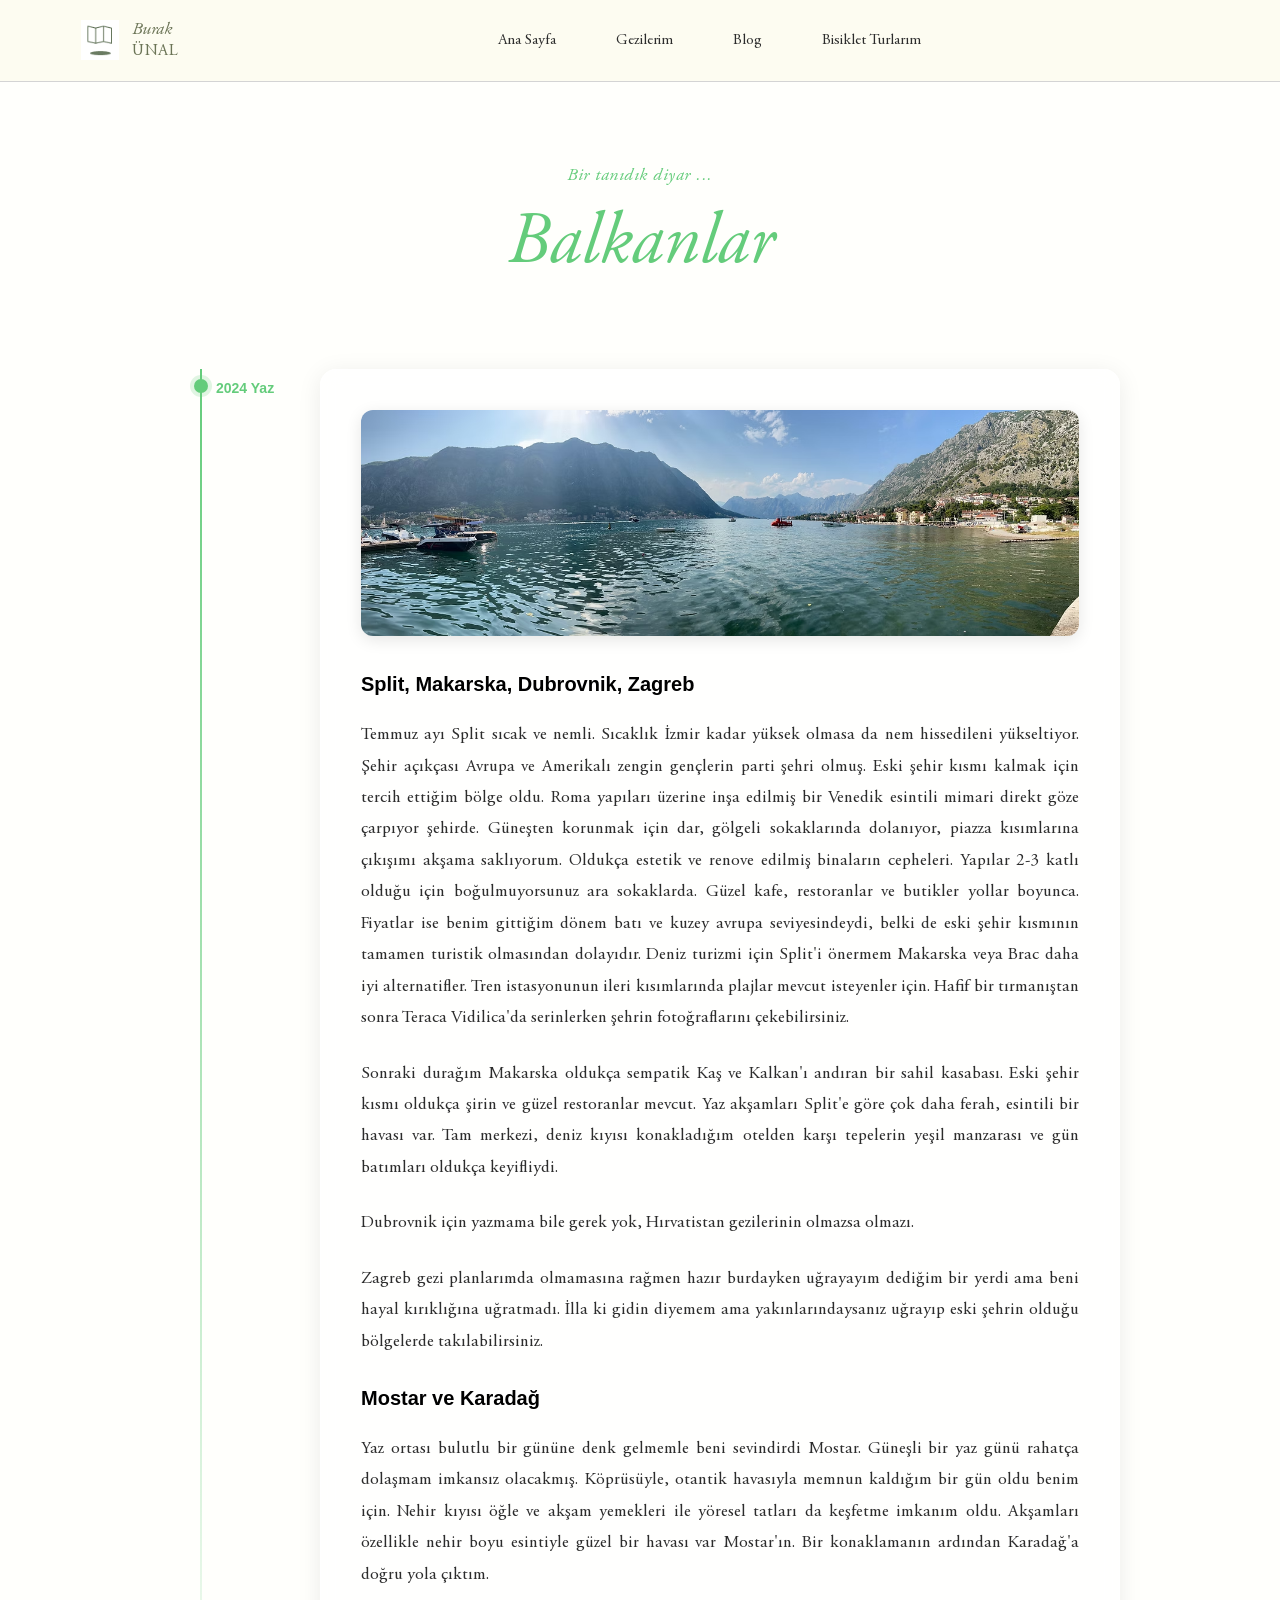
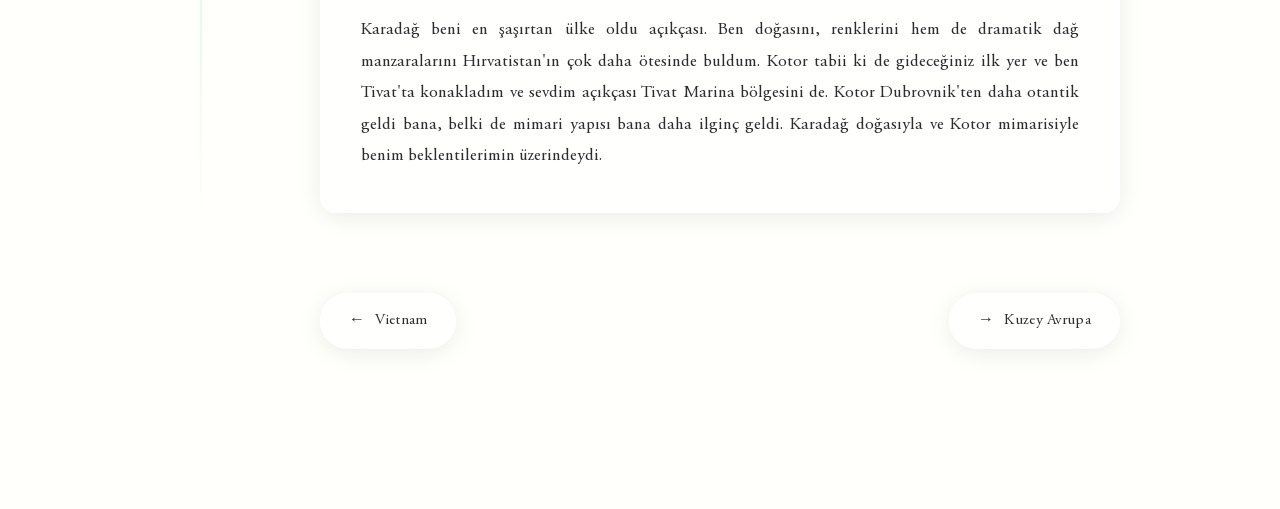
<file: balkanlar.html>
<!DOCTYPE html>
<html lang="tr">

<head>
    <meta charset="UTF-8">
    <meta name="viewport" content="width=device-width, initial-scale=1.0">
    <title>Balkanlar - Burak ÜNAL</title>
    <link rel="stylesheet" href="styles.css">
    <link rel="stylesheet" href="balkanlar.css">
    <link rel="icon" type="image/png" href="images/ana sayfa ikon.png">
</head>

<body>
    <header class="header">
        <div class="container">
            <nav class="navbar">
                <div class="logo">
                    <img src="images/ana sayfa ikon.png" alt="Logo" class="logo-icon" width="40" height="40">
                    <div class="logo-text">
                        <span class="name-first">Burak</span>
                        <span class="name-last">ÜNAL</span>
                    </div>
                </div>
                <ul class="nav-menu">
                    <li><a href="index.html" class="nav-link">Ana Sayfa</a></li>
                    <li><a href="gezilerim.html" class="nav-link">Gezilerim</a></li>
                    <li><a href="blog.html" class="nav-link">Blog</a></li>
                    <li><a href="bisiklet.html" class="nav-link">Bisiklet Turlarım</a></li>
                </ul>
                <button class="mobile-menu-toggle" aria-label="Toggle menu">
                    <span></span>
                    <span></span>
                    <span></span>
                </button>
            </nav>
        </div>
    </header>

    <main class="main-content">
        <div class="container">
            <!-- Hero Section -->
            <div class="hero-section">
                <p class="hero-subtitle">Bir tanıdık diyar ...</p>
                <h1 class="hero-title">Balkanlar</h1>
            </div>

            <!-- 2024 Yaz Section - Hırvatistan -->
            <section class="trip-section">
                <div class="year-label">2024 Yaz</div>
                <div class="content-block">
                    <img src="images/balkanlar 1.avif" alt="Kotor" class="trip-photo">

                    <h2 class="section-title">Split, Makarska, Dubrovnik, Zagreb</h2>

                    <p class="trip-text">Temmuz ayı Split sıcak ve nemli. Sıcaklık İzmir kadar yüksek olmasa da nem
                        hissedileni yükseltiyor. Şehir açıkçası Avrupa ve Amerikalı zengin gençlerin parti şehri olmuş.
                        Eski şehir kısmı kalmak için tercih ettiğim bölge oldu. Roma yapıları üzerine inşa edilmiş bir
                        Venedik esintili mimari direkt göze çarpıyor şehirde. Güneşten korunmak için dar, gölgeli
                        sokaklarında dolanıyor, piazza kısımlarına çıkışımı akşama saklıyorum. Oldukça estetik ve renove
                        edilmiş binaların cepheleri. Yapılar 2-3 katlı olduğu için boğulmuyorsunuz ara sokaklarda. Güzel
                        kafe, restoranlar ve butikler yollar boyunca. Fiyatlar ise benim gittiğim dönem batı ve kuzey
                        avrupa seviyesindeydi, belki de eski şehir kısmının tamamen turistik olmasından dolayıdır. Deniz
                        turizmi için Split'i önermem Makarska veya Brac daha iyi alternatifler. Tren istasyonunun ileri
                        kısımlarında plajlar mevcut isteyenler için. Hafif bir tırmanıştan sonra Teraca Vidilica'da
                        serinlerken şehrin fotoğraflarını çekebilirsiniz.</p>

                    <p class="trip-text">Sonraki durağım Makarska oldukça sempatik Kaş ve Kalkan'ı andıran bir sahil
                        kasabası. Eski şehir kısmı oldukça şirin ve güzel restoranlar mevcut. Yaz akşamları Split'e göre
                        çok daha ferah, esintili bir havası var. Tam merkezi, deniz kıyısı konakladığım otelden karşı
                        tepelerin yeşil manzarası ve gün batımları oldukça keyifliydi.</p>

                    <p class="trip-text">Dubrovnik için yazmama bile gerek yok, Hırvatistan gezilerinin olmazsa olmazı.
                    </p>

                    <p class="trip-text">Zagreb gezi planlarımda olmamasına rağmen hazır burdayken uğrayayım dediğim bir
                        yerdi ama beni hayal kırıklığına uğratmadı. İlla ki gidin diyemem ama yakınlarındaysanız uğrayıp
                        eski şehrin olduğu bölgelerde takılabilirsiniz.</p>

                    <h2 class="section-title">Mostar ve Karadağ</h2>

                    <p class="trip-text">Yaz ortası bulutlu bir gününe denk gelmemle beni sevindirdi Mostar. Güneşli bir
                        yaz günü rahatça dolaşmam imkansız olacakmış. Köprüsüyle, otantik havasıyla memnun kaldığım bir
                        gün oldu benim için. Nehir kıyısı öğle ve akşam yemekleri ile yöresel tatları da keşfetme
                        imkanım oldu. Akşamları özellikle nehir boyu esintiyle güzel bir havası var Mostar'ın. Bir
                        konaklamanın ardından Karadağ'a doğru yola çıktım.</p>

                    <p class="trip-text">Karadağ beni en şaşırtan ülke oldu açıkçası. Ben doğasını, renklerini hem de
                        dramatik dağ manzaralarını Hırvatistan'ın çok daha ötesinde buldum. Kotor tabii ki de
                        gideceğiniz ilk yer ve ben Tivat'ta konakladım ve sevdim açıkçası Tivat Marina bölgesini de.
                        Kotor Dubrovnik'ten daha otantik geldi bana, belki de mimari yapısı bana daha ilginç geldi.
                        Karadağ doğasıyla ve Kotor mimarisiyle benim beklentilerimin üzerindeydi.</p>
                </div>
            </section>

            <!-- Navigation Links -->
            <div class="page-navigation">
                <a href="vietnam.html" class="nav-button">Vietnam</a>
                <a href="kuzeyavrupa.html" class="nav-button">Kuzey Avrupa</a>
            </div>
        </div>
    </main>

    <script src="script.js"></script>
</body>

</html>
</file>
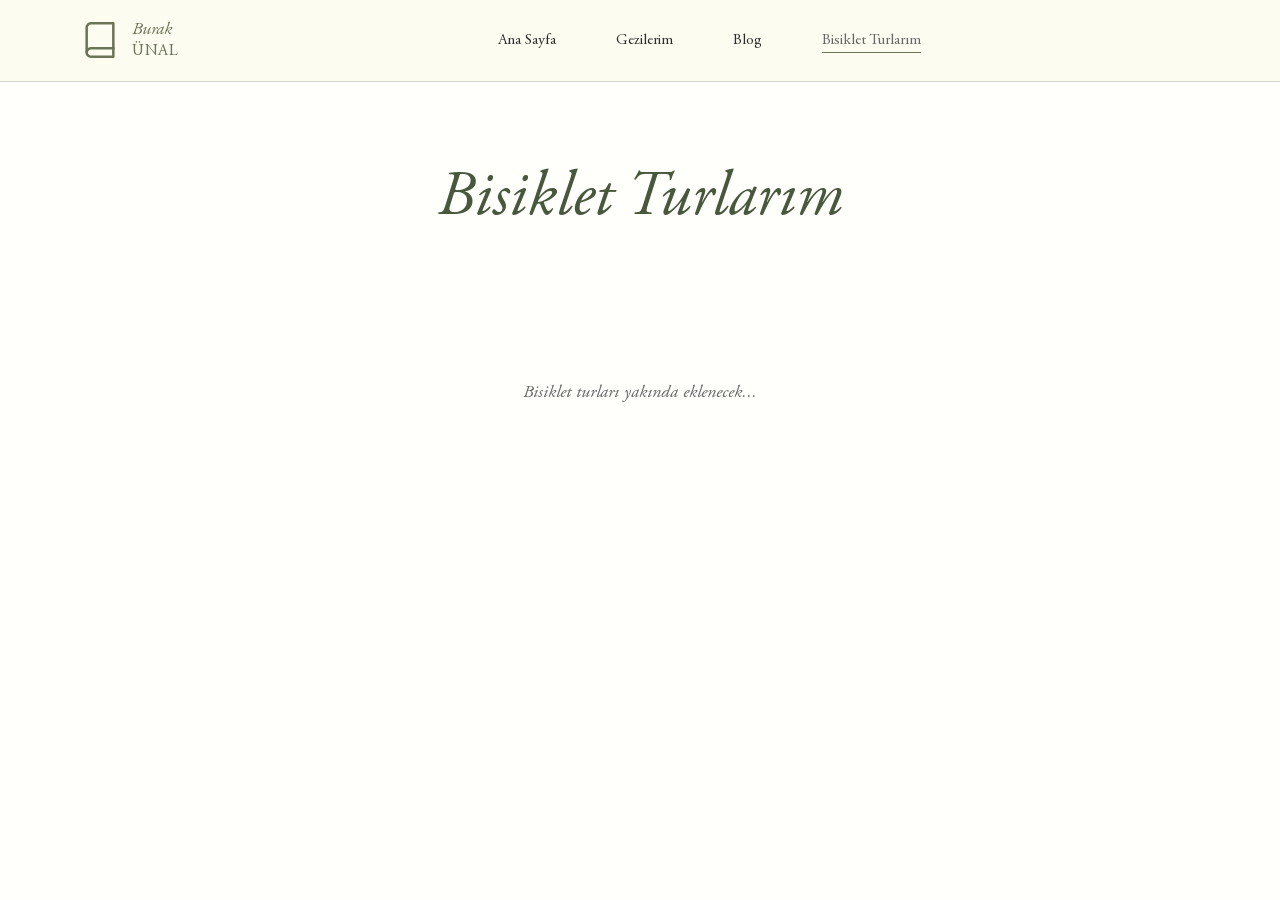
<file: bisiklet.html>
<!DOCTYPE html>
<html lang="tr">
<head>
    <meta charset="UTF-8">
    <meta name="viewport" content="width=device-width, initial-scale=1.0">
    <title>Bisiklet Turlarım - Burak ÜNAL</title>
    <link rel="stylesheet" href="styles.css">
    <link rel="icon" type="image/svg+xml" href="data:image/svg+xml,%3Csvg xmlns='http://www.w3.org/2000/svg' viewBox='0 0 100 100'%3E%3Ctext y='.9em' font-size='90'%3E📖%3C/text%3E%3C/svg%3E">
</head>
<body>
    <!-- Header -->
    <header class="header">
        <div class="container">
            <nav class="navbar">
                <!-- Logo -->
                <div class="logo">
                    <svg class="book-icon" width="40" height="40" viewBox="0 0 24 24" fill="none" xmlns="http://www.w3.org/2000/svg">
                        <path d="M4 19.5C4 18.837 4.26339 18.2011 4.73223 17.7322C5.20107 17.2634 5.83696 17 6.5 17H20" stroke="currentColor" stroke-width="1.5" stroke-linecap="round" stroke-linejoin="round"/>
                        <path d="M6.5 2H20V22H6.5C5.83696 22 5.20107 21.7366 4.73223 21.2678C4.26339 20.7989 4 20.163 4 19.5V4.5C4 3.83696 4.26339 3.20107 4.73223 2.73223C5.20107 2.26339 5.83696 2 6.5 2Z" stroke="currentColor" stroke-width="1.5" stroke-linecap="round" stroke-linejoin="round"/>
                    </svg>
                    <div class="logo-text">
                        <span class="name-first">Burak</span>
                        <span class="name-last">ÜNAL</span>
                    </div>
                </div>

                <!-- Navigation Menu -->
                <ul class="nav-menu">
                    <li><a href="index.html" class="nav-link">Ana Sayfa</a></li>
                    <li><a href="gezilerim.html" class="nav-link">Gezilerim</a></li>
                    <li><a href="blog.html" class="nav-link">Blog</a></li>
                    <li><a href="bisiklet.html" class="nav-link active">Bisiklet Turlarım</a></li>
                </ul>

                <!-- Mobile Menu Toggle -->
                <button class="mobile-menu-toggle" aria-label="Toggle menu">
                    <span></span>
                    <span></span>
                    <span></span>
                </button>
            </nav>
        </div>
    </header>

    <!-- Main Content -->
    <main class="main-content">
        <div class="container">
            <h1 class="hero-title">Bisiklet Turlarım</h1>
            <div class="coming-soon">
                <p>Bisiklet turları yakında eklenecek...</p>
            </div>
        </div>
    </main>

    <script src="script.js"></script>
</body>
</html>
</file>
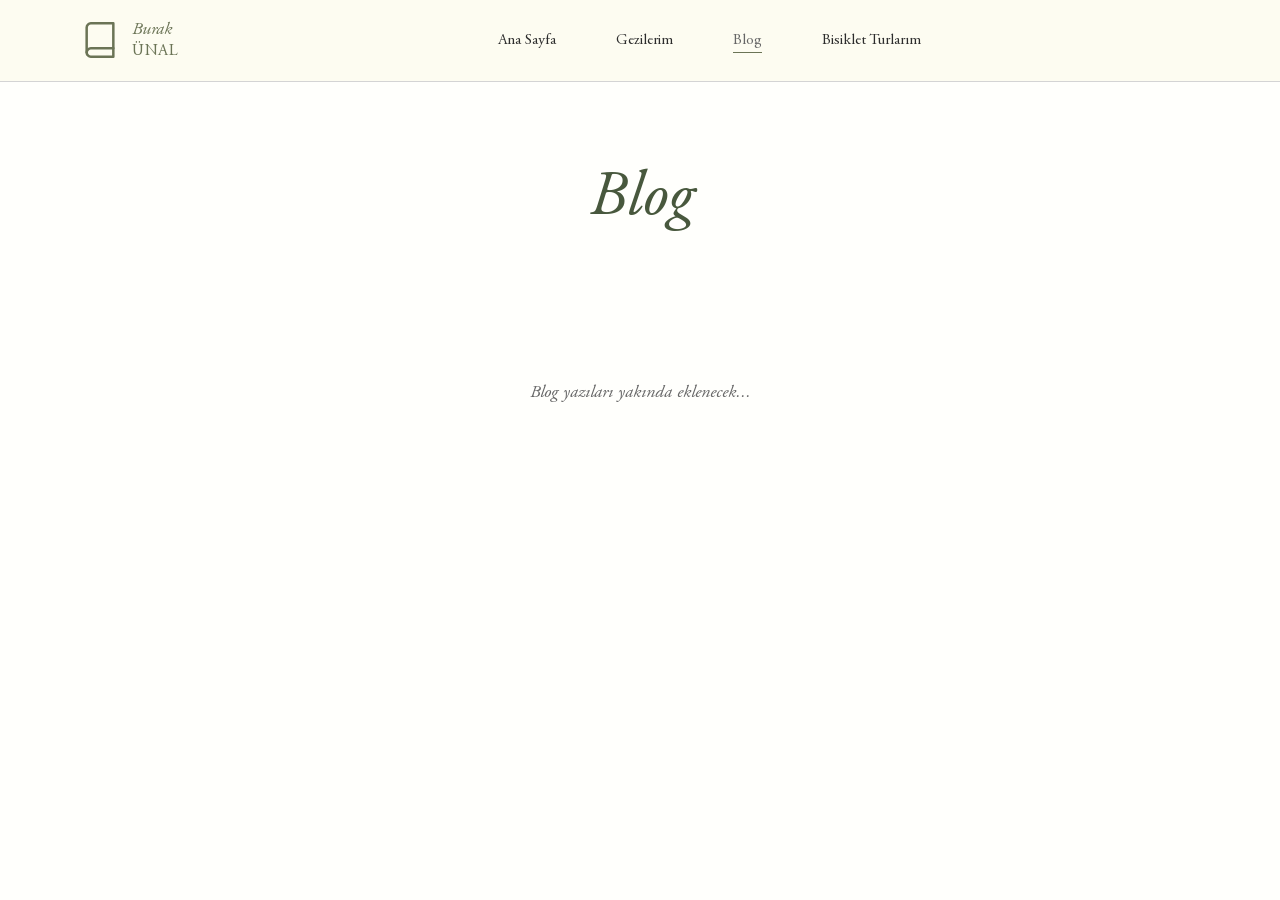
<file: blog.html>
<!DOCTYPE html>
<html lang="tr">
<head>
    <meta charset="UTF-8">
    <meta name="viewport" content="width=device-width, initial-scale=1.0">
    <title>Blog - Burak ÜNAL</title>
    <link rel="stylesheet" href="styles.css">
    <link rel="icon" type="image/svg+xml" href="data:image/svg+xml,%3Csvg xmlns='http://www.w3.org/2000/svg' viewBox='0 0 100 100'%3E%3Ctext y='.9em' font-size='90'%3E📖%3C/text%3E%3C/svg%3E">
</head>
<body>
    <!-- Header -->
    <header class="header">
        <div class="container">
            <nav class="navbar">
                <!-- Logo -->
                <div class="logo">
                    <svg class="book-icon" width="40" height="40" viewBox="0 0 24 24" fill="none" xmlns="http://www.w3.org/2000/svg">
                        <path d="M4 19.5C4 18.837 4.26339 18.2011 4.73223 17.7322C5.20107 17.2634 5.83696 17 6.5 17H20" stroke="currentColor" stroke-width="1.5" stroke-linecap="round" stroke-linejoin="round"/>
                        <path d="M6.5 2H20V22H6.5C5.83696 22 5.20107 21.7366 4.73223 21.2678C4.26339 20.7989 4 20.163 4 19.5V4.5C4 3.83696 4.26339 3.20107 4.73223 2.73223C5.20107 2.26339 5.83696 2 6.5 2Z" stroke="currentColor" stroke-width="1.5" stroke-linecap="round" stroke-linejoin="round"/>
                    </svg>
                    <div class="logo-text">
                        <span class="name-first">Burak</span>
                        <span class="name-last">ÜNAL</span>
                    </div>
                </div>

                <!-- Navigation Menu -->
                <ul class="nav-menu">
                    <li><a href="index.html" class="nav-link">Ana Sayfa</a></li>
                    <li><a href="gezilerim.html" class="nav-link">Gezilerim</a></li>
                    <li><a href="blog.html" class="nav-link active">Blog</a></li>
                    <li><a href="bisiklet.html" class="nav-link">Bisiklet Turlarım</a></li>
                </ul>

                <!-- Mobile Menu Toggle -->
                <button class="mobile-menu-toggle" aria-label="Toggle menu">
                    <span></span>
                    <span></span>
                    <span></span>
                </button>
            </nav>
        </div>
    </header>

    <!-- Main Content -->
    <main class="main-content">
        <div class="container">
            <h1 class="hero-title">Blog</h1>
            <div class="coming-soon">
                <p>Blog yazıları yakında eklenecek...</p>
            </div>
        </div>
    </main>

    <script src="script.js"></script>
</body>
</html>
</file>
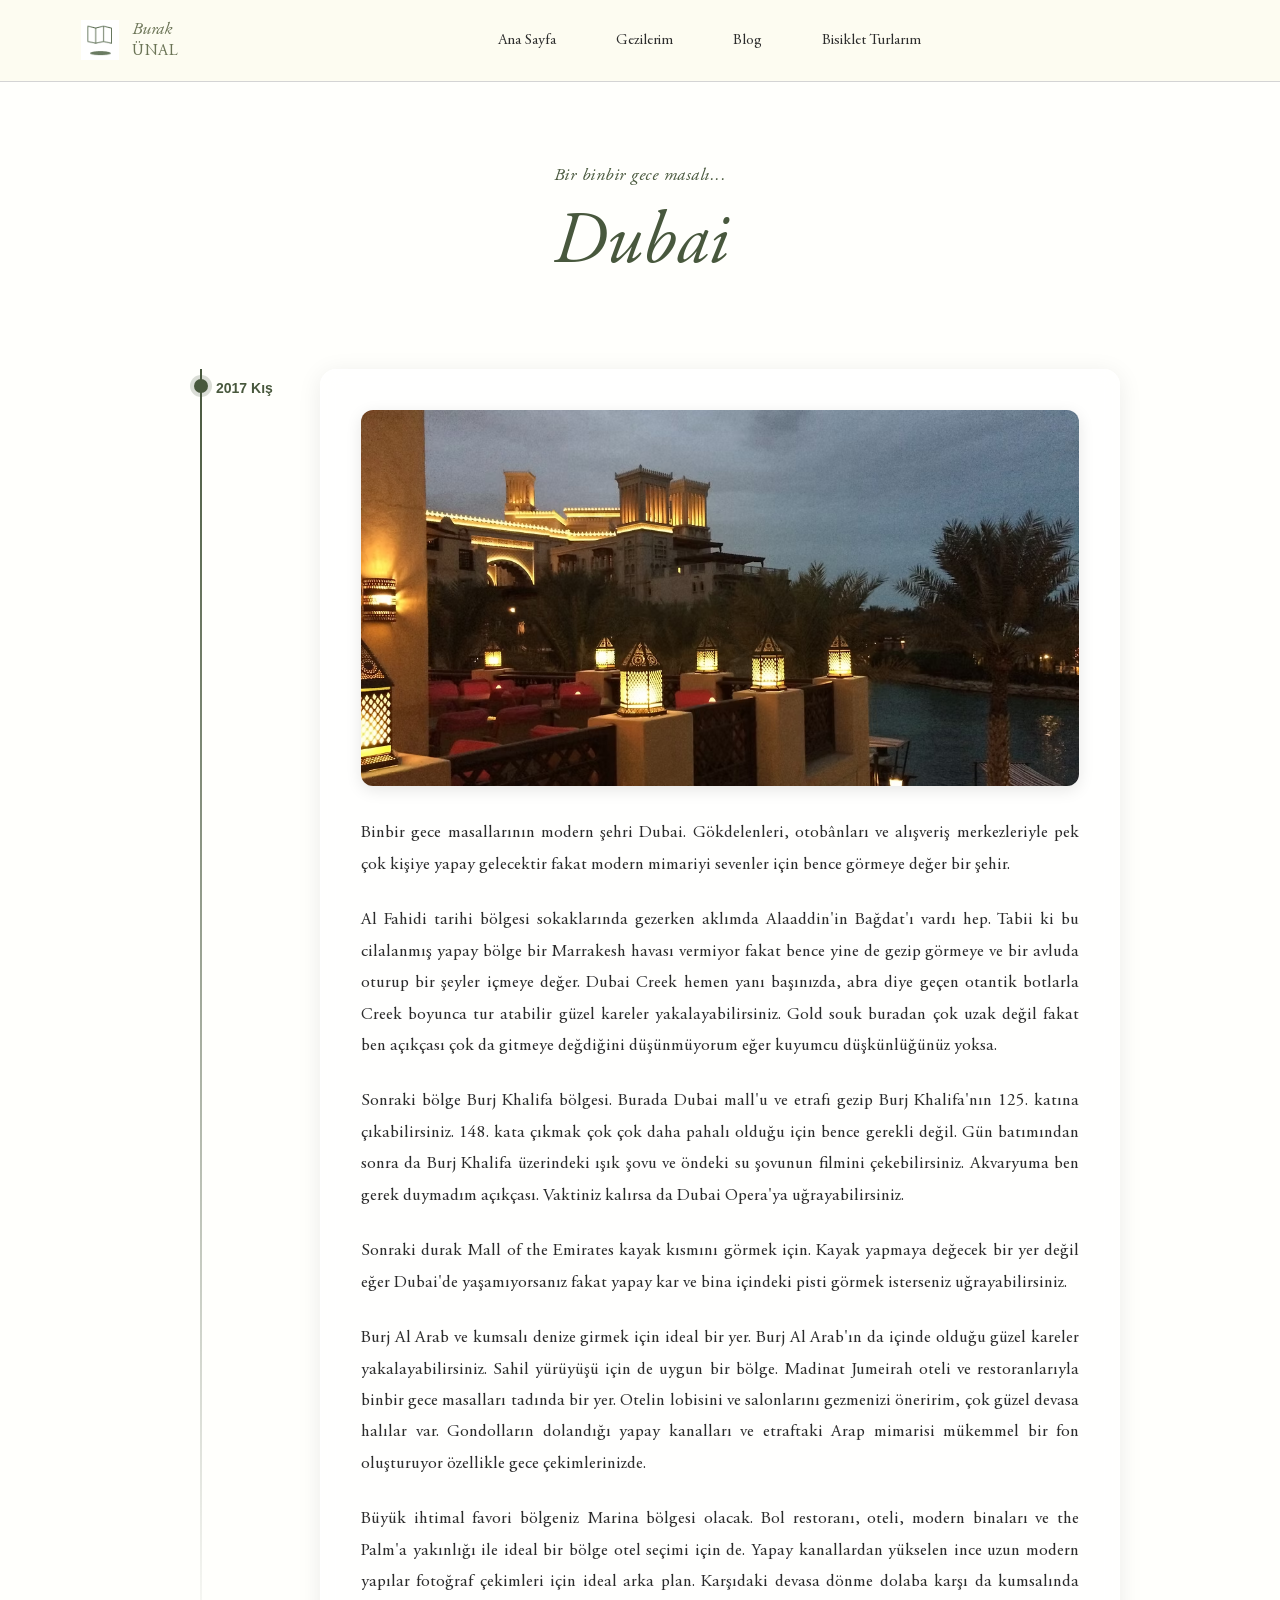
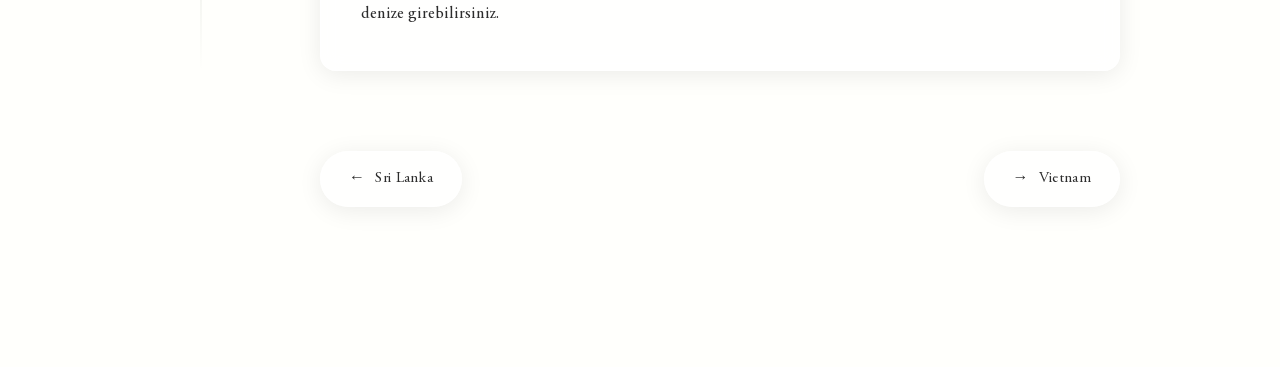
<file: dubai.html>
<!DOCTYPE html>
<html lang="tr">

<head>
    <meta charset="UTF-8">
    <meta name="viewport" content="width=device-width, initial-scale=1.0">
    <title>Dubai - Burak ÜNAL</title>
    <link rel="stylesheet" href="styles.css">
    <link rel="stylesheet" href="dubai.css">
    <link rel="icon" type="image/png" href="images/ana sayfa ikon.png">
</head>

<body>
    <header class="header">
        <div class="container">
            <nav class="navbar">
                <div class="logo">
                    <img src="images/ana sayfa ikon.png" alt="Logo" class="logo-icon" width="40" height="40">
                    <div class="logo-text">
                        <span class="name-first">Burak</span>
                        <span class="name-last">ÜNAL</span>
                    </div>
                </div>
                <ul class="nav-menu">
                    <li><a href="index.html" class="nav-link">Ana Sayfa</a></li>
                    <li><a href="gezilerim.html" class="nav-link">Gezilerim</a></li>
                    <li><a href="blog.html" class="nav-link">Blog</a></li>
                    <li><a href="bisiklet.html" class="nav-link">Bisiklet Turlarım</a></li>
                </ul>
                <button class="mobile-menu-toggle" aria-label="Toggle menu">
                    <span></span>
                    <span></span>
                    <span></span>
                </button>
            </nav>
        </div>
    </header>

    <main class="main-content">
        <div class="container">
            <!-- Hero Section -->
            <div class="hero-section">
                <p class="hero-subtitle">Bir binbir gece masalı...</p>
                <h1 class="hero-title">Dubai</h1>
            </div>

            <!-- 2017 Kış Section -->
            <section class="trip-section">
                <div class="year-label">2017 Kış</div>
                <div class="content-block">
                    <img src="images/Dubai 1.avif" alt="Dubai" class="trip-photo">

                    <p class="trip-text">Binbir gece masallarının modern şehri Dubai. Gökdelenleri, otobânları ve
                        alışveriş merkezleriyle pek çok kişiye yapay gelecektir fakat modern mimariyi sevenler için
                        bence görmeye değer bir şehir.</p>

                    <p class="trip-text">Al Fahidi tarihi bölgesi sokaklarında gezerken aklımda Alaaddin'in Bağdat'ı
                        vardı hep. Tabii ki bu cilalanmış yapay bölge bir Marrakesh havası vermiyor fakat bence yine de
                        gezip görmeye ve bir avluda oturup bir şeyler içmeye değer. Dubai Creek hemen yanı başınızda,
                        abra diye geçen otantik botlarla Creek boyunca tur atabilir güzel kareler yakalayabilirsiniz.
                        Gold souk buradan çok uzak değil fakat ben açıkçası çok da gitmeye değdiğini düşünmüyorum eğer
                        kuyumcu düşkünlüğünüz yoksa.</p>

                    <p class="trip-text">Sonraki bölge Burj Khalifa bölgesi. Burada Dubai mall'u ve etrafı gezip Burj
                        Khalifa'nın 125. katına çıkabilirsiniz. 148. kata çıkmak çok çok daha pahalı olduğu için bence
                        gerekli değil. Gün batımından sonra da Burj Khalifa üzerindeki ışık şovu ve öndeki su şovunun
                        filmini çekebilirsiniz. Akvaryuma ben gerek duymadım açıkçası. Vaktiniz kalırsa da Dubai
                        Opera'ya uğrayabilirsiniz.</p>

                    <p class="trip-text">Sonraki durak Mall of the Emirates kayak kısmını görmek için. Kayak yapmaya
                        değecek bir yer değil eğer Dubai'de yaşamıyorsanız fakat yapay kar ve bina içindeki pisti görmek
                        isterseniz uğrayabilirsiniz.</p>

                    <p class="trip-text">Burj Al Arab ve kumsalı denize girmek için ideal bir yer. Burj Al Arab'ın da
                        içinde olduğu güzel kareler yakalayabilirsiniz. Sahil yürüyüşü için de uygun bir bölge. Madinat
                        Jumeirah oteli ve restoranlarıyla binbir gece masalları tadında bir yer. Otelin lobisini ve
                        salonlarını gezmenizi öneririm, çok güzel devasa halılar var. Gondolların dolandığı yapay
                        kanalları ve etraftaki Arap mimarisi mükemmel bir fon oluşturuyor özellikle gece çekimlerinizde.
                    </p>

                    <p class="trip-text">Büyük ihtimal favori bölgeniz Marina bölgesi olacak. Bol restoranı, oteli,
                        modern binaları ve the Palm'a yakınlığı ile ideal bir bölge otel seçimi için de. Yapay
                        kanallardan yükselen ince uzun modern yapılar fotoğraf çekimleri için ideal arka plan. Karşıdaki
                        devasa dönme dolaba karşı da kumsalında denize girebilirsiniz.</p>
                </div>
            </section>

            <!-- Navigation Links -->
            <div class="page-navigation">
                <a href="sri-lanka.html" class="nav-button">Sri Lanka</a>
                <a href="vietnam.html" class="nav-button">Vietnam</a>
            </div>
        </div>
    </main>

    <script src="script.js"></script>
</body>

</html>
</file>
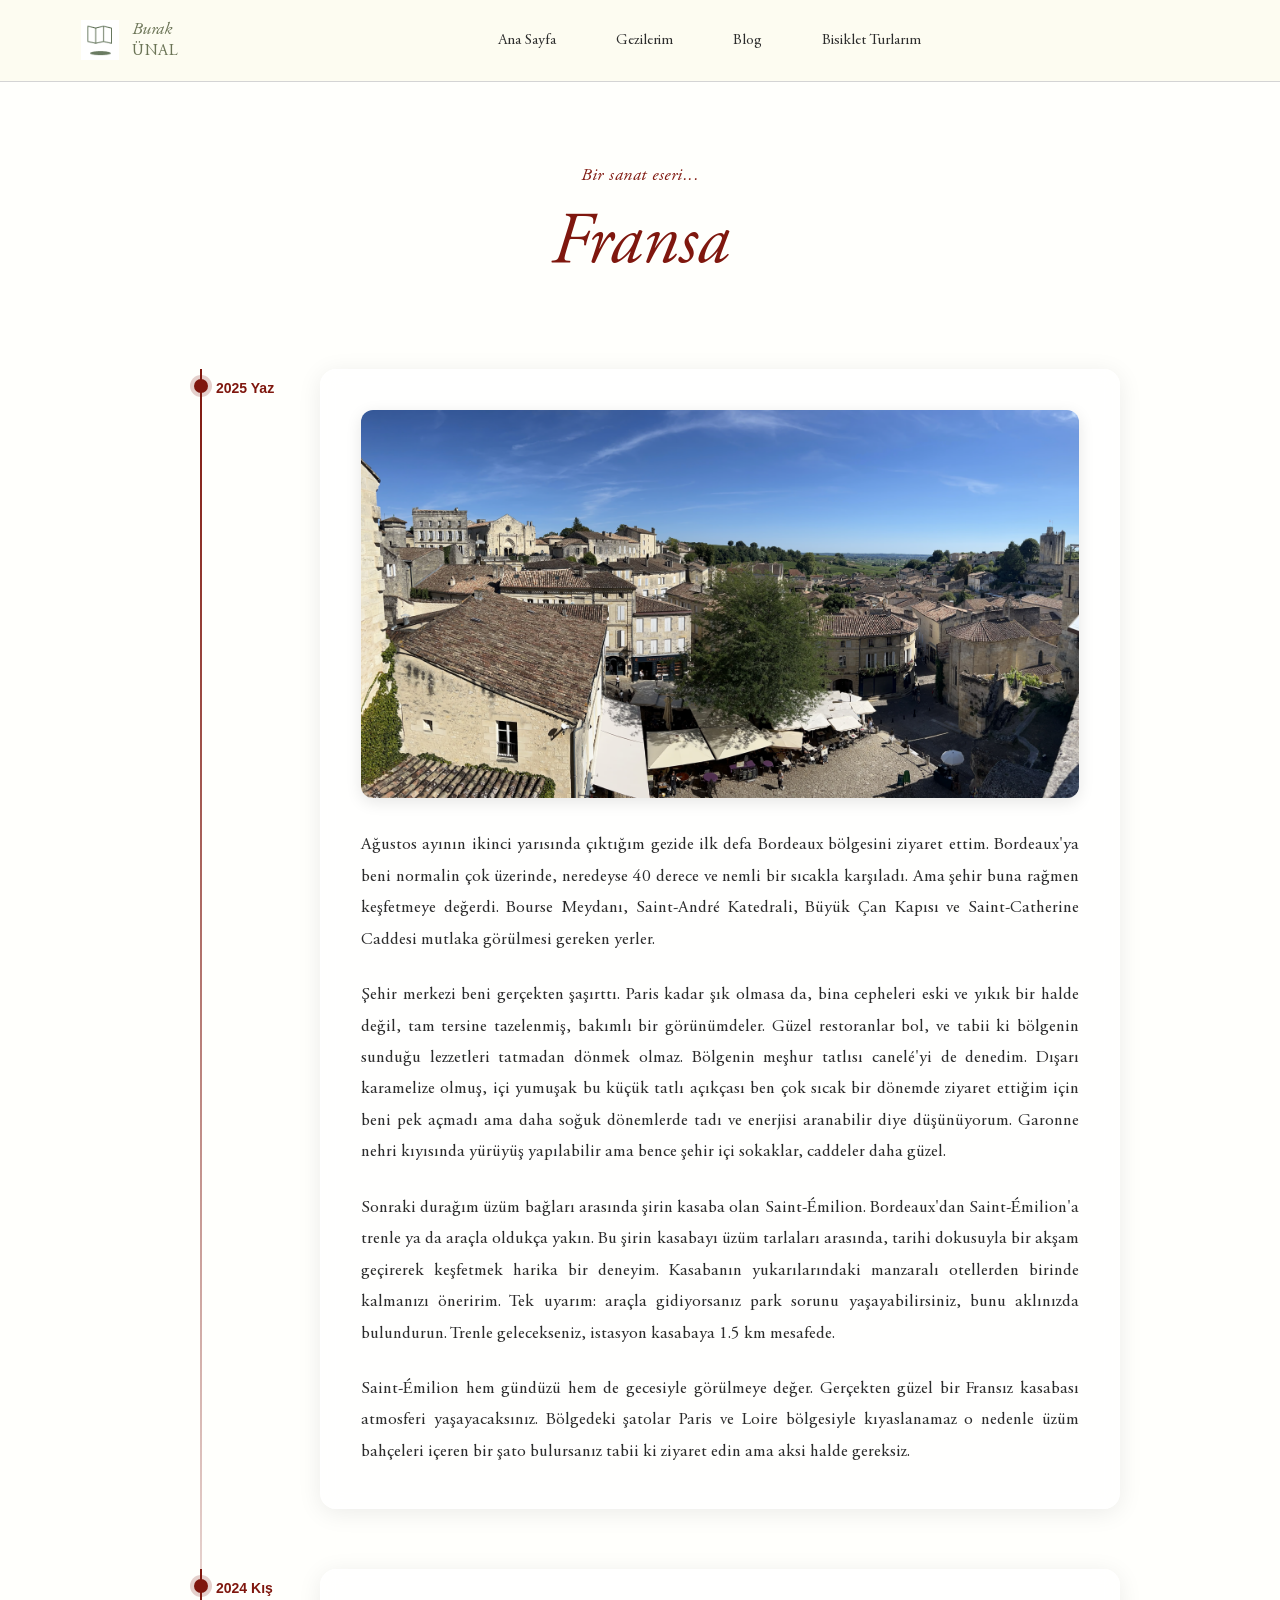
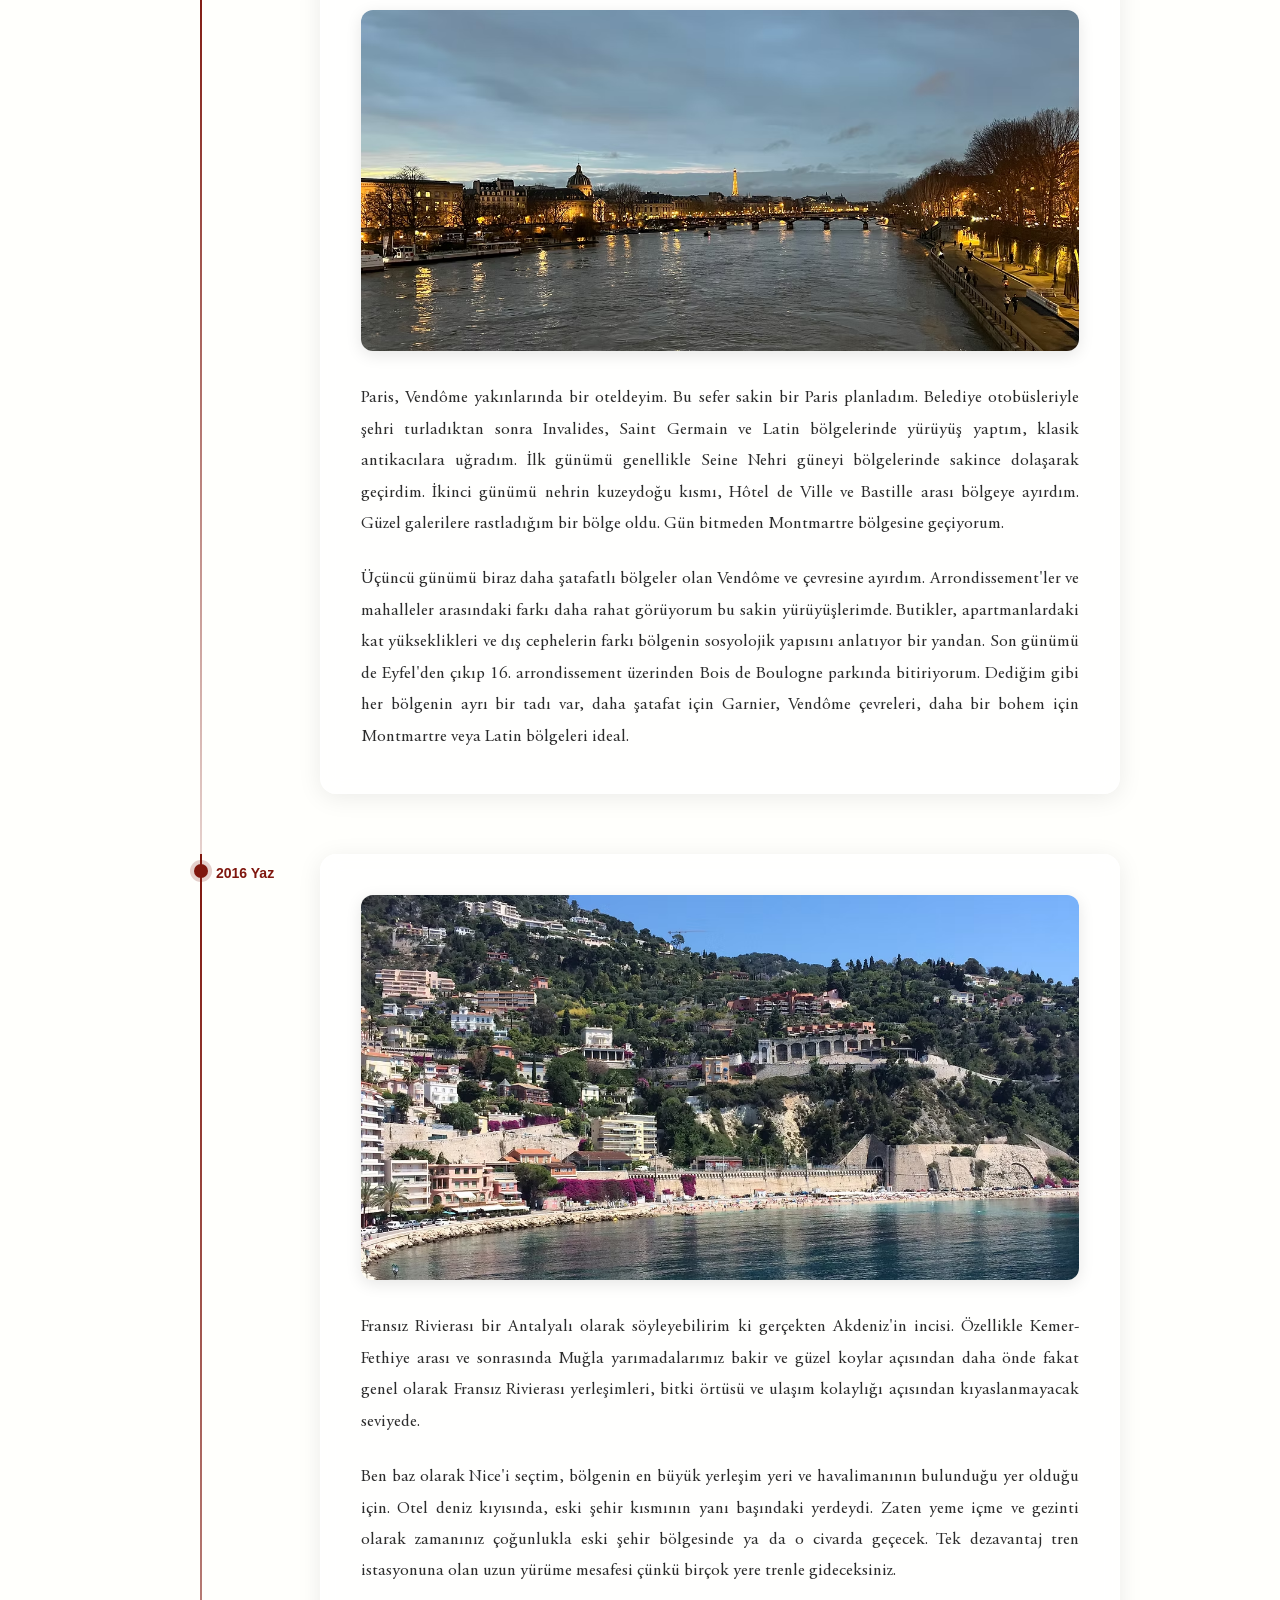
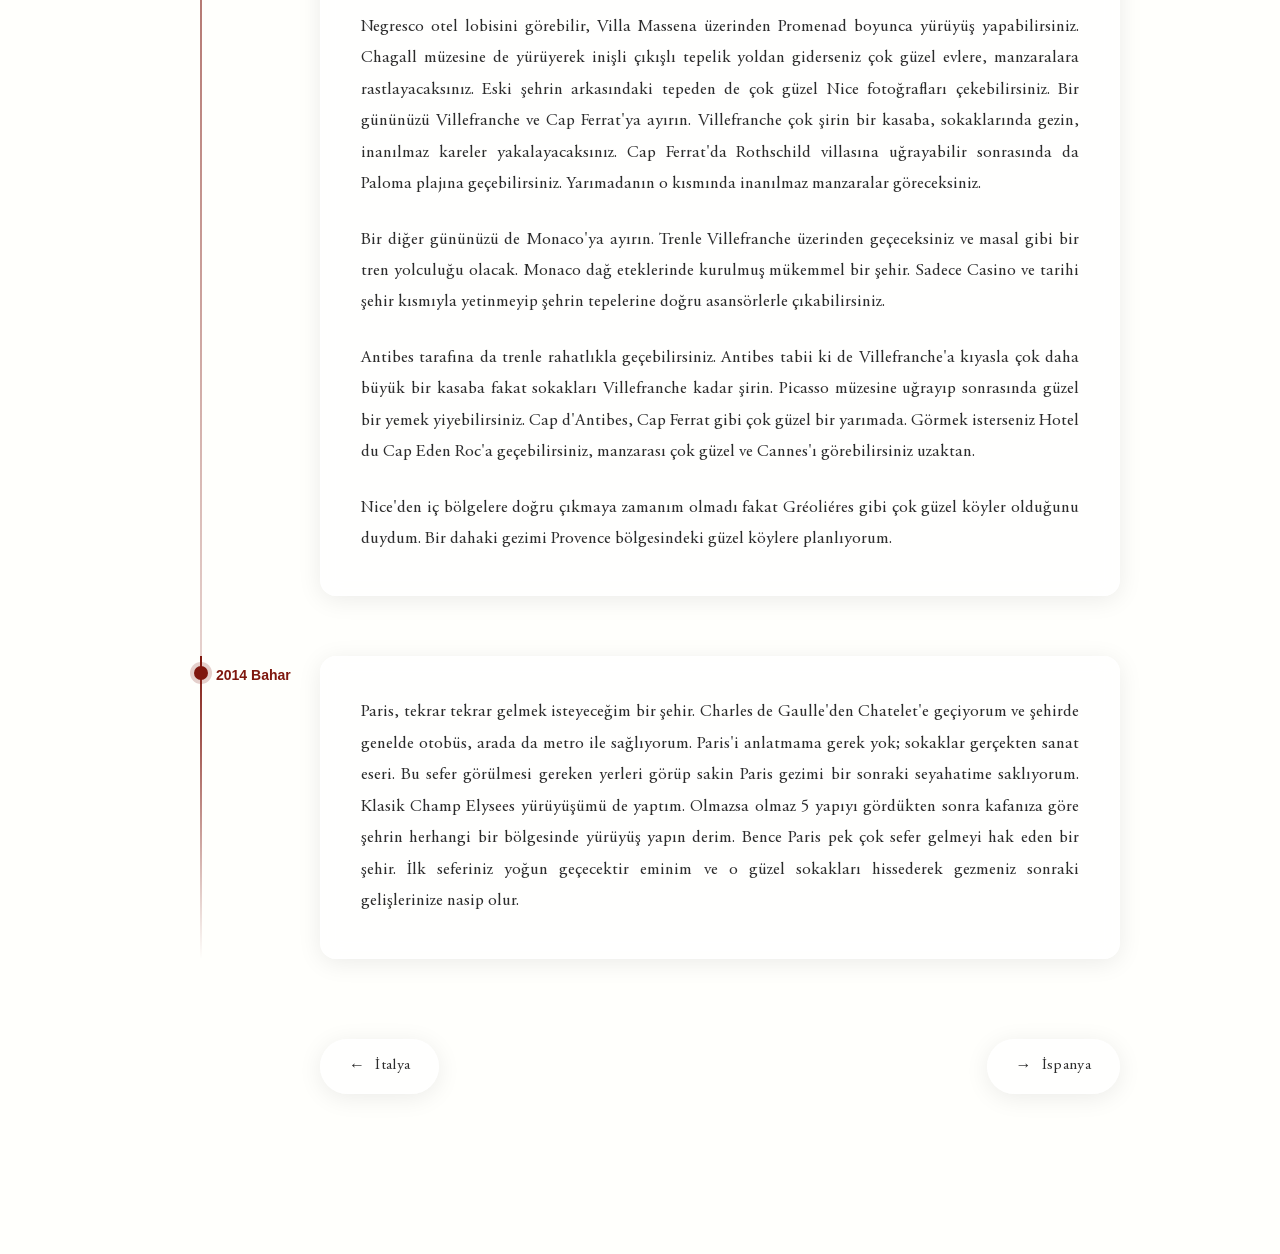
<file: fransa.html>
<!DOCTYPE html>
<html lang="tr">

<head>
    <meta charset="UTF-8">
    <meta name="viewport" content="width=device-width, initial-scale=1.0">
    <title>Fransa - Burak ÜNAL</title>
    <link rel="stylesheet" href="styles.css">
    <link rel="stylesheet" href="fransa.css">
    <link rel="icon" type="image/png" href="images/ana sayfa ikon.png">
</head>

<body>
    <header class="header">
        <div class="container">
            <nav class="navbar">
                <div class="logo">
                    <img src="images/ana sayfa ikon.png" alt="Logo" class="logo-icon" width="40" height="40">
                    <div class="logo-text">
                        <span class="name-first">Burak</span>
                        <span class="name-last">ÜNAL</span>
                    </div>
                </div>
                <ul class="nav-menu">
                    <li><a href="index.html" class="nav-link">Ana Sayfa</a></li>
                    <li><a href="gezilerim.html" class="nav-link">Gezilerim</a></li>
                    <li><a href="blog.html" class="nav-link">Blog</a></li>
                    <li><a href="bisiklet.html" class="nav-link">Bisiklet Turlarım</a></li>
                </ul>
                <button class="mobile-menu-toggle" aria-label="Toggle menu">
                    <span></span>
                    <span></span>
                    <span></span>
                </button>
            </nav>
        </div>
    </header>

    <main class="main-content">
        <div class="container">
            <!-- Hero Section -->
            <div class="hero-section">
                <p class="hero-subtitle">Bir sanat eseri...</p>
                <h1 class="hero-title">Fransa</h1>
            </div>

            <!-- 2025 Yaz Section -->
            <section class="trip-section">
                <div class="year-label">2025 Yaz</div>
                <div class="content-block">
                    <img src="images/Saint-E.avif" alt="Saint-Émilion" class="trip-photo">

                    <p class="trip-text">Ağustos ayının ikinci yarısında çıktığım gezide ilk defa Bordeaux bölgesini
                        ziyaret ettim. Bordeaux'ya beni normalin çok üzerinde, neredeyse 40 derece ve nemli bir sıcakla
                        karşıladı. Ama şehir buna rağmen keşfetmeye değerdi. Bourse Meydanı, Saint-André Katedrali,
                        Büyük Çan Kapısı ve Saint-Catherine Caddesi mutlaka görülmesi gereken yerler.</p>
                    <p class="trip-text">Şehir merkezi beni gerçekten şaşırttı. Paris kadar şık olmasa da, bina
                        cepheleri eski ve yıkık bir halde değil, tam tersine tazelenmiş, bakımlı bir görünümdeler. Güzel
                        restoranlar bol, ve tabii ki bölgenin sunduğu lezzetleri tatmadan dönmek olmaz. Bölgenin meşhur
                        tatlısı canelé'yi de denedim. Dışarı karamelize olmuş, içi yumuşak bu küçük tatlı açıkçası ben
                        çok sıcak bir dönemde ziyaret ettiğim için beni pek açmadı ama daha soğuk dönemlerde tadı ve
                        enerjisi aranabilir diye düşünüyorum. Garonne nehri kıyısında yürüyüş yapılabilir ama bence
                        şehir içi sokaklar, caddeler daha güzel.</p>
                    <p class="trip-text">Sonraki durağım üzüm bağları arasında şirin kasaba olan Saint-Émilion.
                        Bordeaux'dan Saint-Émilion'a trenle ya da araçla oldukça yakın. Bu şirin kasabayı üzüm tarlaları
                        arasında, tarihi dokusuyla bir akşam geçirerek keşfetmek harika bir deneyim. Kasabanın
                        yukarılarındaki manzaralı otellerden birinde kalmanızı öneririm. Tek uyarım: araçla gidiyorsanız
                        park sorunu yaşayabilirsiniz, bunu aklınızda bulundurun. Trenle gelecekseniz, istasyon kasabaya
                        1.5 km mesafede.</p>
                    <p class="trip-text">Saint-Émilion hem gündüzü hem de gecesiyle görülmeye değer. Gerçekten güzel bir
                        Fransız kasabası atmosferi yaşayacaksınız. Bölgedeki şatolar Paris ve Loire bölgesiyle
                        kıyaslanamaz o nedenle üzüm bahçeleri içeren bir şato bulursanız tabii ki ziyaret edin ama aksi
                        halde gereksiz.</p>
                </div>
            </section>

            <!-- 2024 Kış Section -->
            <section class="trip-section">
                <div class="year-label">2024 Kış</div>
                <div class="content-block">
                    <img src="images/fransa 1.avif" alt="Paris" class="trip-photo">

                    <p class="trip-text">Paris, Vendôme yakınlarında bir oteldeyim. Bu sefer sakin bir Paris planladım.
                        Belediye otobüsleriyle şehri turladıktan sonra Invalides, Saint Germain ve Latin bölgelerinde
                        yürüyüş yaptım, klasik antikacılara uğradım. İlk günümü genellikle Seine Nehri güneyi
                        bölgelerinde sakince dolaşarak geçirdim. İkinci günümü nehrin kuzeydoğu kısmı, Hôtel de Ville ve
                        Bastille arası bölgeye ayırdım. Güzel galerilere rastladığım bir bölge oldu. Gün bitmeden
                        Montmartre bölgesine geçiyorum.</p>
                    <p class="trip-text">Üçüncü günümü biraz daha şatafatlı bölgeler olan Vendôme ve çevresine ayırdım.
                        Arrondissement'ler ve mahalleler arasındaki farkı daha rahat görüyorum bu sakin yürüyüşlerimde.
                        Butikler, apartmanlardaki kat yükseklikleri ve dış cephelerin farkı bölgenin sosyolojik yapısını
                        anlatıyor bir yandan. Son günümü de Eyfel'den çıkıp 16. arrondissement üzerinden Bois de
                        Boulogne parkında bitiriyorum. Dediğim gibi her bölgenin ayrı bir tadı var, daha şatafat için
                        Garnier, Vendôme çevreleri, daha bir bohem için Montmartre veya Latin bölgeleri ideal.</p>
                </div>
            </section>

            <!-- 2016 Yaz Section -->
            <section class="trip-section">
                <div class="year-label">2016 Yaz</div>
                <div class="content-block">
                    <img src="images/fransa 2.avif" alt="Fransız Rivierası" class="trip-photo">

                    <p class="trip-text">Fransız Rivierası bir Antalyalı olarak söyleyebilirim ki gerçekten Akdeniz'in
                        incisi. Özellikle Kemer-Fethiye arası ve sonrasında Muğla yarımadalarımız bakir ve güzel koylar
                        açısından daha önde fakat genel olarak Fransız Rivierası yerleşimleri, bitki örtüsü ve ulaşım
                        kolaylığı açısından kıyaslanmayacak seviyede.</p>
                    <p class="trip-text">Ben baz olarak Nice'i seçtim, bölgenin en büyük yerleşim yeri ve havalimanının
                        bulunduğu yer olduğu için. Otel deniz kıyısında, eski şehir kısmının yanı başındaki yerdeydi.
                        Zaten yeme içme ve gezinti olarak zamanınız çoğunlukla eski şehir bölgesinde ya da o civarda
                        geçecek. Tek dezavantaj tren istasyonuna olan uzun yürüme mesafesi çünkü birçok yere trenle
                        gideceksiniz.</p>
                    <p class="trip-text">Negresco otel lobisini görebilir, Villa Massena üzerinden Promenad boyunca
                        yürüyüş yapabilirsiniz. Chagall müzesine de yürüyerek inişli çıkışlı tepelik yoldan giderseniz
                        çok güzel evlere, manzaralara rastlayacaksınız. Eski şehrin arkasındaki tepeden de çok güzel
                        Nice fotoğrafları çekebilirsiniz. Bir gününüzü Villefranche ve Cap Ferrat'ya ayırın.
                        Villefranche çok şirin bir kasaba, sokaklarında gezin, inanılmaz kareler yakalayacaksınız. Cap
                        Ferrat'da Rothschild villasına uğrayabilir sonrasında da Paloma plajına geçebilirsiniz.
                        Yarımadanın o kısmında inanılmaz manzaralar göreceksiniz.</p>
                    <p class="trip-text">Bir diğer gününüzü de Monaco'ya ayırın. Trenle Villefranche üzerinden
                        geçeceksiniz ve masal gibi bir tren yolculuğu olacak. Monaco dağ eteklerinde kurulmuş mükemmel
                        bir şehir. Sadece Casino ve tarihi şehir kısmıyla yetinmeyip şehrin tepelerine doğru
                        asansörlerle çıkabilirsiniz.</p>
                    <p class="trip-text">Antibes tarafına da trenle rahatlıkla geçebilirsiniz. Antibes tabii ki de
                        Villefranche'a kıyasla çok daha büyük bir kasaba fakat sokakları Villefranche kadar şirin.
                        Picasso müzesine uğrayıp sonrasında güzel bir yemek yiyebilirsiniz. Cap d'Antibes, Cap Ferrat
                        gibi çok güzel bir yarımada. Görmek isterseniz Hotel du Cap Eden Roc'a geçebilirsiniz, manzarası
                        çok güzel ve Cannes'ı görebilirsiniz uzaktan.</p>
                    <p class="trip-text">Nice'den iç bölgelere doğru çıkmaya zamanım olmadı fakat Gréoliéres gibi çok
                        güzel köyler olduğunu duydum. Bir dahaki gezimi Provence bölgesindeki güzel köylere planlıyorum.
                    </p>
                </div>
            </section>

            <!-- 2014 Bahar Section -->
            <section class="trip-section">
                <div class="year-label">2014 Bahar</div>
                <div class="content-block">
                    <p class="trip-text">Paris, tekrar tekrar gelmek isteyeceğim bir şehir. Charles de Gaulle'den
                        Chatelet'e geçiyorum ve şehirde genelde otobüs, arada da metro ile sağlıyorum. Paris'i anlatmama
                        gerek yok; sokaklar gerçekten sanat eseri. Bu sefer görülmesi gereken yerleri görüp sakin Paris
                        gezimi bir sonraki seyahatime saklıyorum. Klasik Champ Elysees yürüyüşümü de yaptım. Olmazsa
                        olmaz 5 yapıyı gördükten sonra kafanıza göre şehrin herhangi bir bölgesinde yürüyüş yapın derim.
                        Bence Paris pek çok sefer gelmeyi hak eden bir şehir. İlk seferiniz yoğun geçecektir eminim ve o
                        güzel sokakları hissederek gezmeniz sonraki gelişlerinize nasip olur.</p>
                </div>
            </section>

            <!-- Navigation Links -->
            <div class="page-navigation">
                <a href="italya.html" class="nav-button">İtalya</a>
                <a href="ispanya.html" class="nav-button">İspanya</a>
            </div>
        </div>
    </main>

    <script src="script.js"></script>
</body>

</html>
</file>
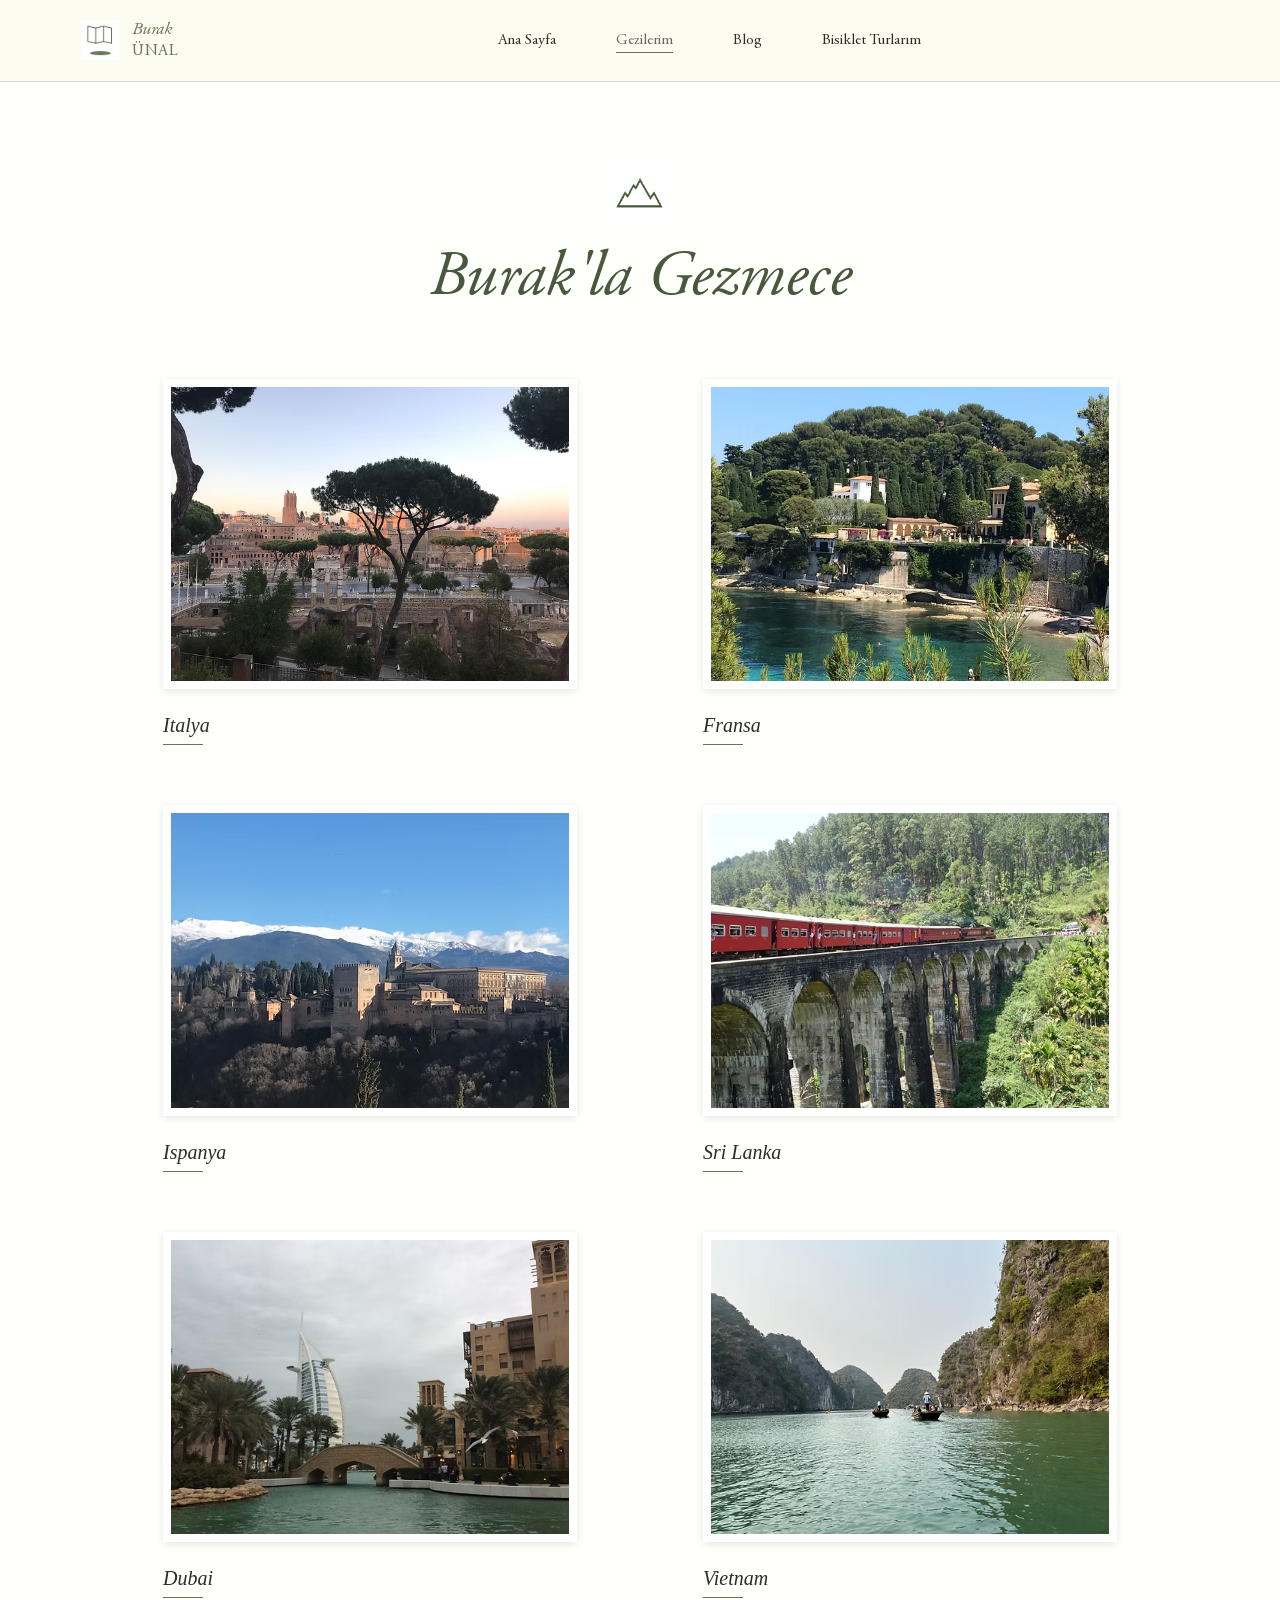
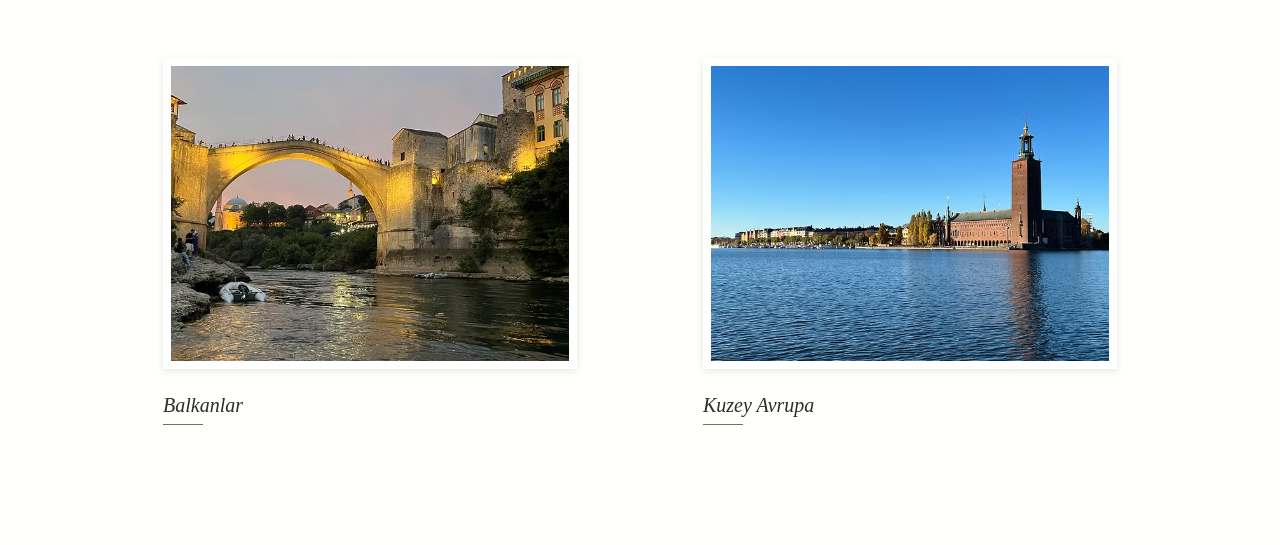
<file: gezilerim.html>
<!DOCTYPE html>
<html lang="tr">
<head>
    <meta charset="UTF-8">
    <meta name="viewport" content="width=device-width, initial-scale=1.0">
    <title>Gezilerim - Burak ÜNAL</title>
    <link rel="stylesheet" href="styles.css">
    <link rel="stylesheet" href="gezilerim.css">
    <link rel="icon" type="image/svg+xml" href="data:image/svg+xml,%3Csvg xmlns='http://www.w3.org/2000/svg' viewBox='0 0 100 100'%3E%3Ctext y='.9em' font-size='90'%3E📖%3C/text%3E%3C/svg%3E">
</head>
<body>
    <!-- Header -->
    <header class="header">
        <div class="container">
            <nav class="navbar">
                <!-- Logo -->
                <div class="logo">
                    <img src="images/ana sayfa ikon.png" alt="Logo" class="logo-icon" width="40" height="40">
                    <div class="logo-text">
                        <span class="name-first">Burak</span>
                        <span class="name-last">ÜNAL</span>
                    </div>
                </div>

                <!-- Navigation Menu -->
                <ul class="nav-menu">
                    <li><a href="index.html" class="nav-link">Ana Sayfa</a></li>
                    <li><a href="gezilerim.html" class="nav-link active">Gezilerim</a></li>
                    <li><a href="blog.html" class="nav-link">Blog</a></li>
                    <li><a href="bisiklet.html" class="nav-link">Bisiklet Turlarım</a></li>
                </ul>

                <!-- Mobile Menu Toggle -->
                <button class="mobile-menu-toggle" aria-label="Toggle menu">
                    <span></span>
                    <span></span>
                    <span></span>
                </button>
            </nav>
        </div>
    </header>

    <!-- Main Content -->
    <main class="main-content">
        <div class="container">
            <!-- Hero Section with Icon -->
            <div class="hero-section">
                <img src="images/gezilerim ikon.png" alt="Gezilerim" class="gezilerim-icon" width="60" height="60">
                <h1 class="hero-title">Burak'la Gezmece</h1>
            </div>

            <!-- Trips Grid -->
            <div class="trips-grid">
                <!-- Italya -->
                <a href="italya.html" class="trip-card">
                    <div class="trip-image">
                        <img src="images/gezilerim italya.avif" alt="İtalya">
                    </div>
                    <h2 class="trip-title">Italya</h2>
                </a>

                <!-- Fransa -->
                <a href="fransa.html" class="trip-card">
                    <div class="trip-image">
                        <img src="images/gezilerim fransa.avif" alt="Fransa">
                    </div>
                    <h2 class="trip-title">Fransa</h2>
                </a>

                <!-- Ispanya -->
                <a href="ispanya.html" class="trip-card">
                    <div class="trip-image">
                        <img src="images/gezilerim ispanya.avif" alt="İspanya">
                    </div>
                    <h2 class="trip-title">Ispanya</h2>
                </a>

                <!-- Sri Lanka -->
                <a href="sri-lanka.html" class="trip-card">
                    <div class="trip-image">
                        <img src="images/gezilerim sri lanka.avif" alt="Sri Lanka">
                    </div>
                    <h2 class="trip-title">Sri Lanka</h2>
                </a>

                <!-- Dubai -->
                <a href="dubai.html" class="trip-card">
                    <div class="trip-image">
                        <img src="images/gezilerim dubai.avif" alt="Dubai">
                    </div>
                    <h2 class="trip-title">Dubai</h2>
                </a>

                <!-- Vietnam -->
                <a href="vietnam.html" class="trip-card">
                    <div class="trip-image">
                        <img src="images/gezilerim vietnam.avif" alt="Vietnam">
                    </div>
                    <h2 class="trip-title">Vietnam</h2>
                </a>

                <!-- Balkanlar -->
                <a href="balkanlar.html" class="trip-card">
                    <div class="trip-image">
                        <img src="images/gezilerim balkanlar.avif" alt="Balkanlar">
                    </div>
                    <h2 class="trip-title">Balkanlar</h2>
                </a>

                <!-- Kuzey Avrupa -->
                <a href="kuzeyavrupa.html" class="trip-card">
                    <div class="trip-image">
                        <img src="images/gezilerim kuzey avrupa.avif" alt="Kuzey Avrupa">
                    </div>
                    <h2 class="trip-title">Kuzey Avrupa</h2>
                </a>
            </div>
        </div>
    </main>

    <script src="script.js"></script>
</body>
</html>
</file>
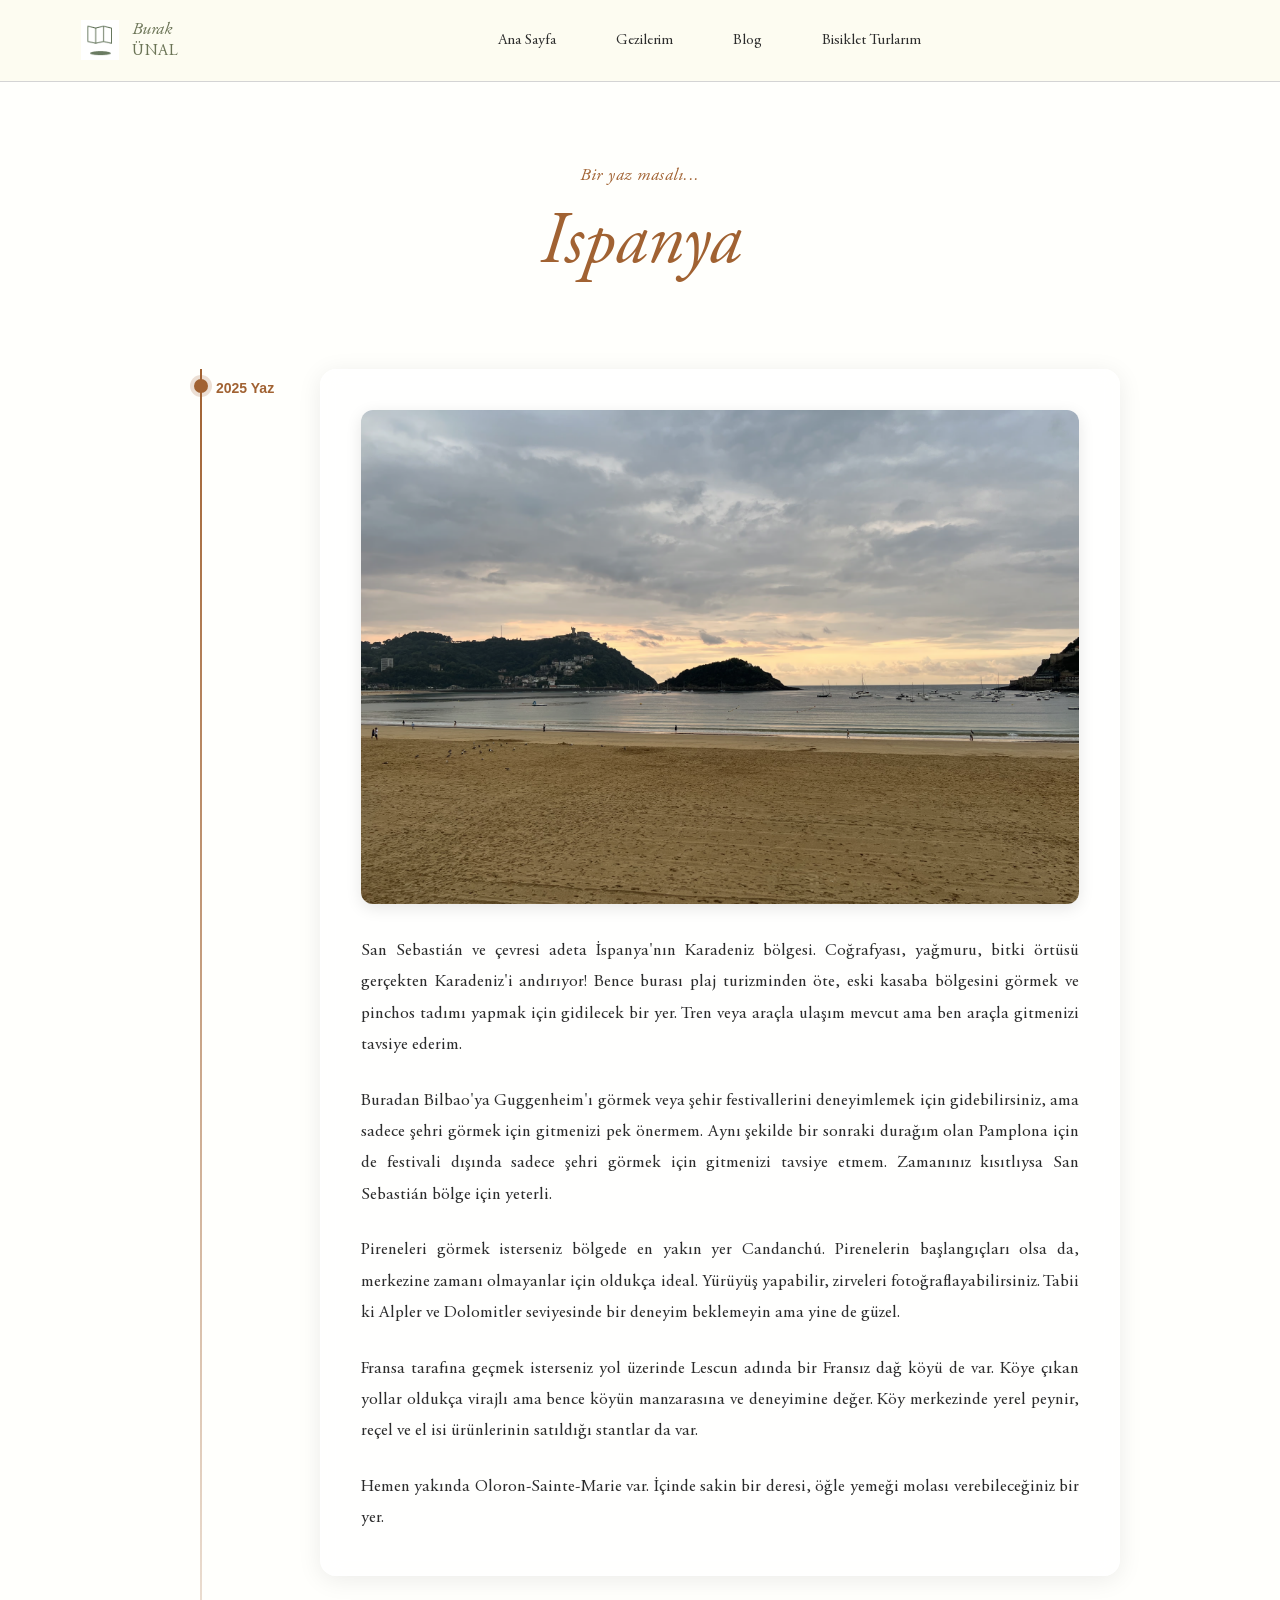
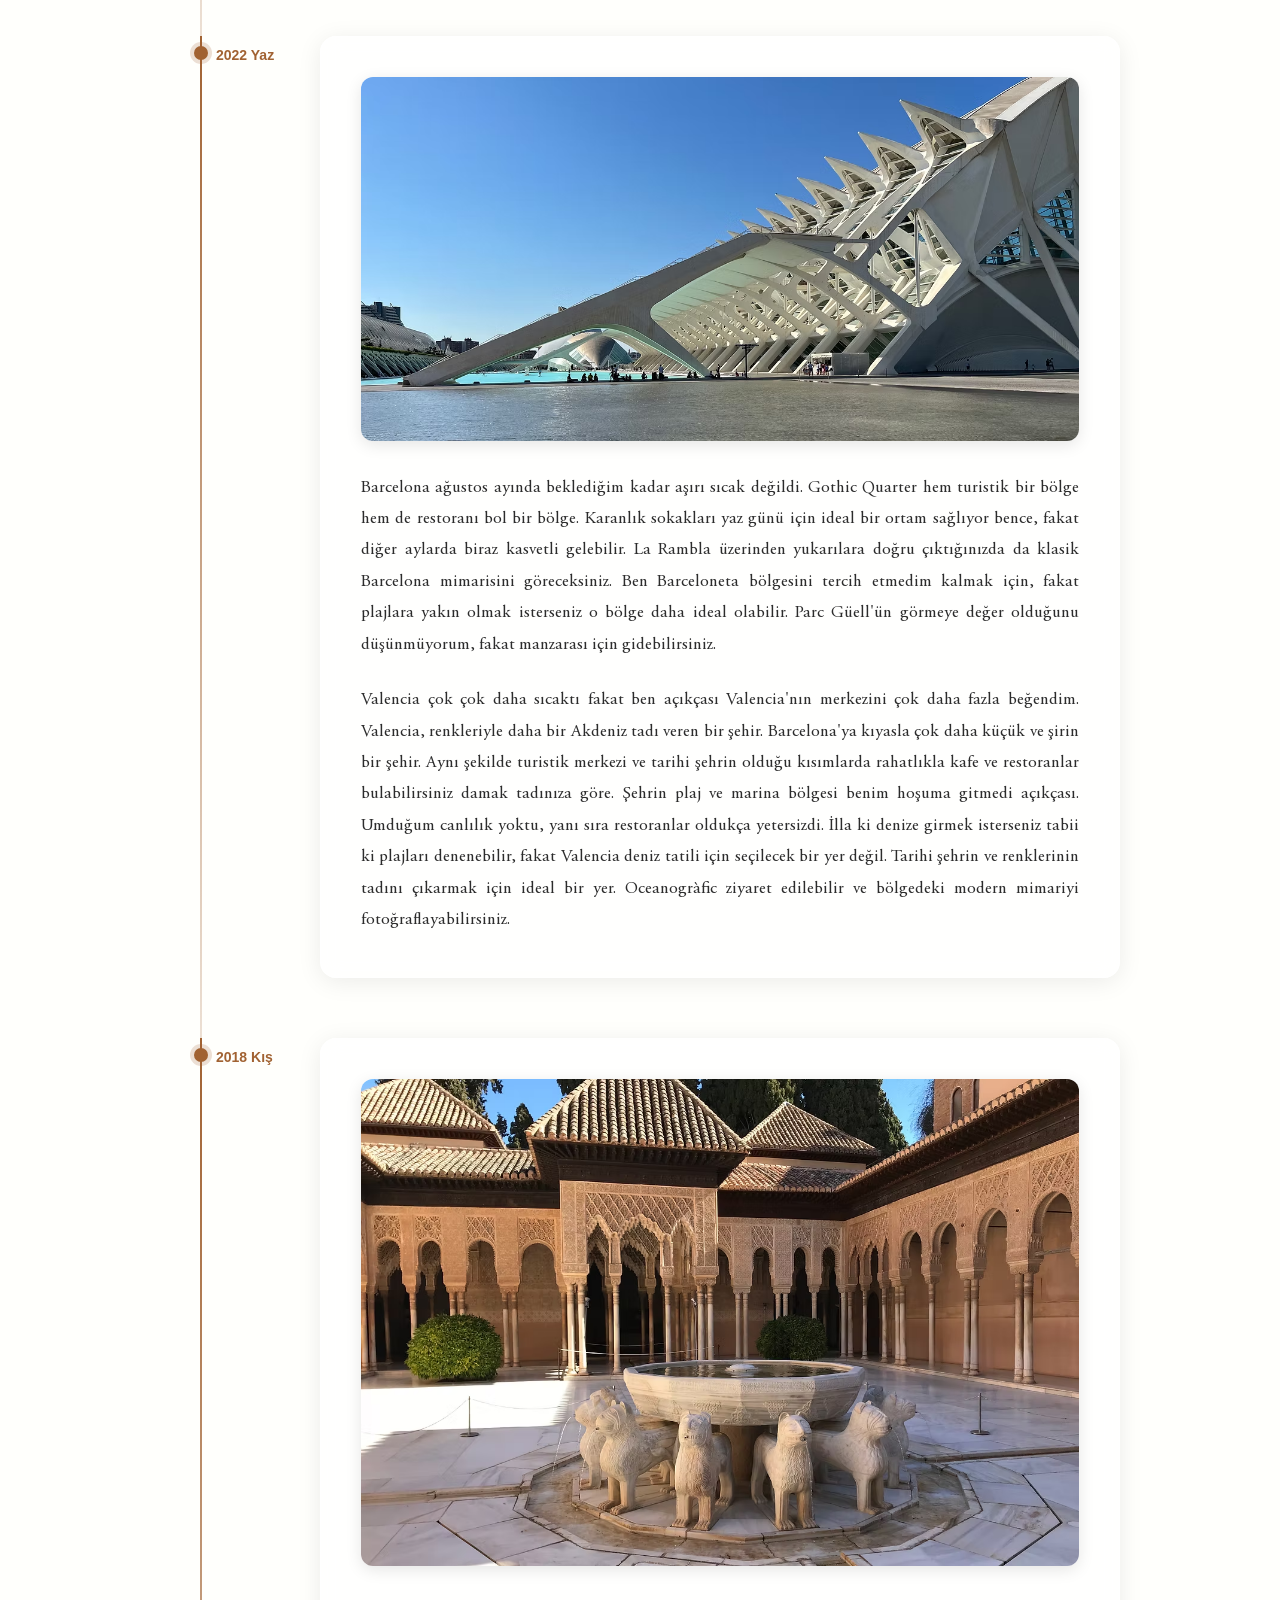
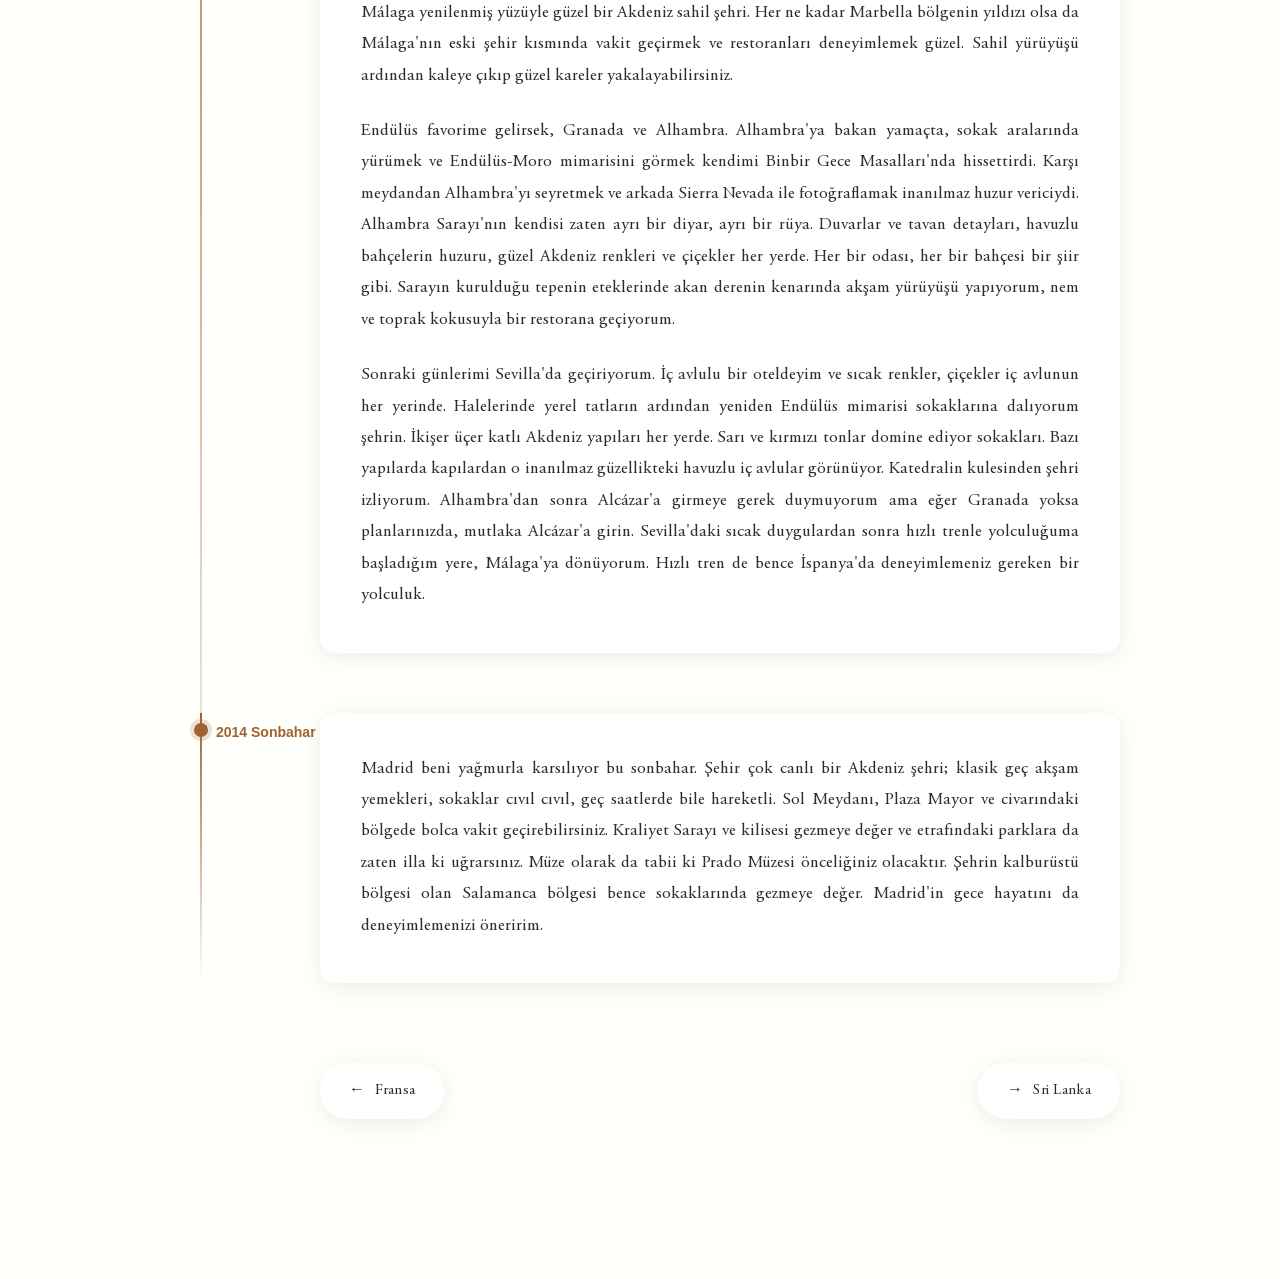
<file: ispanya.html>
<!DOCTYPE html>
<html lang="tr">

<head>
    <meta charset="UTF-8">
    <meta name="viewport" content="width=device-width, initial-scale=1.0">
    <title>İspanya - Burak ÜNAL</title>
    <link rel="stylesheet" href="styles.css">
    <link rel="stylesheet" href="ispanya.css">
    <link rel="icon" type="image/png" href="images/ana sayfa ikon.png">
</head>

<body>
    <header class="header">
        <div class="container">
            <nav class="navbar">
                <div class="logo">
                    <img src="images/ana sayfa ikon.png" alt="Logo" class="logo-icon" width="40" height="40">
                    <div class="logo-text">
                        <span class="name-first">Burak</span>
                        <span class="name-last">ÜNAL</span>
                    </div>
                </div>
                <ul class="nav-menu">
                    <li><a href="index.html" class="nav-link">Ana Sayfa</a></li>
                    <li><a href="gezilerim.html" class="nav-link">Gezilerim</a></li>
                    <li><a href="blog.html" class="nav-link">Blog</a></li>
                    <li><a href="bisiklet.html" class="nav-link">Bisiklet Turlarım</a></li>
                </ul>
                <button class="mobile-menu-toggle" aria-label="Toggle menu">
                    <span></span>
                    <span></span>
                    <span></span>
                </button>
            </nav>
        </div>
    </header>

    <main class="main-content">
        <div class="container">
            <!-- Hero Section -->
            <div class="hero-section">
                <p class="hero-subtitle">Bir yaz masalı...</p>
                <h1 class="hero-title">Ispanya</h1>
            </div>

            <!-- 2025 Yaz Section -->
            <section class="trip-section">
                <div class="year-label">2025 Yaz</div>
                <div class="content-block">
                    <img src="images/san sebastian.avif" alt="San Sebastián" class="trip-photo">

                    <p class="trip-text">San Sebastián ve çevresi adeta İspanya'nın Karadeniz bölgesi. Coğrafyası,
                        yağmuru, bitki örtüsü gerçekten Karadeniz'i andırıyor! Bence burası plaj turizminden öte, eski
                        kasaba bölgesini görmek ve pinchos tadımı yapmak için gidilecek bir yer. Tren veya araçla ulaşım
                        mevcut ama ben araçla gitmenizi tavsiye ederim.</p>

                    <p class="trip-text">Buradan Bilbao'ya Guggenheim'ı görmek veya şehir festivallerini deneyimlemek
                        için gidebilirsiniz, ama sadece şehri görmek için gitmenizi pek önermem. Aynı şekilde bir
                        sonraki durağım olan Pamplona için de festivali dışında sadece şehri görmek için gitmenizi
                        tavsiye etmem. Zamanınız kısıtlıysa San Sebastián bölge için yeterli.</p>

                    <p class="trip-text">Pireneleri görmek isterseniz bölgede en yakın yer Candanchú. Pirenelerin
                        başlangıçları olsa da, merkezine zamanı olmayanlar için oldukça ideal. Yürüyüş yapabilir,
                        zirveleri fotoğraflayabilirsiniz. Tabii ki Alpler ve Dolomitler seviyesinde bir deneyim
                        beklemeyin ama yine de güzel.</p>

                    <p class="trip-text">Fransa tarafına geçmek isterseniz yol üzerinde Lescun adında bir Fransız dağ
                        köyü de var. Köye çıkan yollar oldukça virajlı ama bence köyün manzarasına ve deneyimine değer.
                        Köy merkezinde yerel peynir, reçel ve el isi ürünlerinin satıldığı stantlar da var.</p>

                    <p class="trip-text">Hemen yakında Oloron-Sainte-Marie var. İçinde sakin bir deresi, öğle yemeği
                        molası verebileceğiniz bir yer.</p>
                </div>
            </section>

            <!-- 2022 Yaz Section -->
            <section class="trip-section">
                <div class="year-label">2022 Yaz</div>
                <div class="content-block">
                    <img src="images/ispanya 1.avif" alt="Valencia" class="trip-photo">

                    <p class="trip-text">Barcelona ağustos ayında beklediğim kadar aşırı sıcak değildi. Gothic Quarter
                        hem turistik bir bölge hem de restoranı bol bir bölge. Karanlık sokakları yaz günü için ideal
                        bir ortam sağlıyor bence, fakat diğer aylarda biraz kasvetli gelebilir. La Rambla üzerinden
                        yukarılara doğru çıktığınızda da klasik Barcelona mimarisini göreceksiniz. Ben Barceloneta
                        bölgesini tercih etmedim kalmak için, fakat plajlara yakın olmak isterseniz o bölge daha ideal
                        olabilir. Parc Güell'ün görmeye değer olduğunu düşünmüyorum, fakat manzarası için
                        gidebilirsiniz.</p>

                    <p class="trip-text">Valencia çok çok daha sıcaktı fakat ben açıkçası Valencia'nın merkezini çok
                        daha fazla beğendim. Valencia, renkleriyle daha bir Akdeniz tadı veren bir şehir. Barcelona'ya
                        kıyasla çok daha küçük ve şirin bir şehir. Aynı şekilde turistik merkezi ve tarihi şehrin olduğu
                        kısımlarda rahatlıkla kafe ve restoranlar bulabilirsiniz damak tadınıza göre. Şehrin plaj ve
                        marina bölgesi benim hoşuma gitmedi açıkçası. Umduğum canlılık yoktu, yanı sıra restoranlar
                        oldukça yetersizdi. İlla ki denize girmek isterseniz tabii ki plajları denenebilir, fakat
                        Valencia deniz tatili için seçilecek bir yer değil. Tarihi şehrin ve renklerinin tadını çıkarmak
                        için ideal bir yer. Oceanogràfic ziyaret edilebilir ve bölgedeki modern mimariyi
                        fotoğraflayabilirsiniz.</p>
                </div>
            </section>

            <!-- 2018 Kış Section -->
            <section class="trip-section">
                <div class="year-label">2018 Kış</div>
                <div class="content-block">
                    <img src="images/ispanya 2.avif" alt="Alhambra" class="trip-photo">

                    <p class="trip-text">Málaga yenilenmiş yüzüyle güzel bir Akdeniz sahil şehri. Her ne kadar Marbella
                        bölgenin yıldızı olsa da Málaga'nın eski şehir kısmında vakit geçirmek ve restoranları
                        deneyimlemek güzel. Sahil yürüyüşü ardından kaleye çıkıp güzel kareler yakalayabilirsiniz.</p>

                    <p class="trip-text">Endülüs favorime gelirsek, Granada ve Alhambra. Alhambra'ya bakan yamaçta,
                        sokak aralarında yürümek ve Endülüs-Moro mimarisini görmek kendimi Binbir Gece Masalları'nda
                        hissettirdi. Karşı meydandan Alhambra'yı seyretmek ve arkada Sierra Nevada ile fotoğraflamak
                        inanılmaz huzur vericiydi. Alhambra Sarayı'nın kendisi zaten ayrı bir diyar, ayrı bir rüya.
                        Duvarlar ve tavan detayları, havuzlu bahçelerin huzuru, güzel Akdeniz renkleri ve çiçekler her
                        yerde. Her bir odası, her bir bahçesi bir şiir gibi. Sarayın kurulduğu tepenin eteklerinde akan
                        derenin kenarında akşam yürüyüşü yapıyorum, nem ve toprak kokusuyla bir restorana geçiyorum.</p>

                    <p class="trip-text">Sonraki günlerimi Sevilla'da geçiriyorum. İç avlulu bir oteldeyim ve sıcak
                        renkler, çiçekler iç avlunun her yerinde. Halelerinde yerel tatların ardından yeniden Endülüs
                        mimarisi sokaklarına dalıyorum şehrin. İkişer üçer katlı Akdeniz yapıları her yerde. Sarı ve
                        kırmızı tonlar domine ediyor sokakları. Bazı yapılarda kapılardan o inanılmaz güzellikteki
                        havuzlu iç avlular görünüyor. Katedralin kulesinden şehri izliyorum. Alhambra'dan sonra
                        Alcázar'a girmeye gerek duymuyorum ama eğer Granada yoksa planlarınızda, mutlaka Alcázar'a
                        girin. Sevilla'daki sıcak duygulardan sonra hızlı trenle yolculuğuma başladığım yere, Málaga'ya
                        dönüyorum. Hızlı tren de bence İspanya'da deneyimlemeniz gereken bir yolculuk.</p>
                </div>
            </section>

            <!-- 2014 Sonbahar Section -->
            <section class="trip-section">
                <div class="year-label">2014 Sonbahar</div>
                <div class="content-block">
                    <p class="trip-text">Madrid beni yağmurla karsılıyor bu sonbahar. Şehir çok canlı bir Akdeniz şehri;
                        klasik geç akşam yemekleri, sokaklar cıvıl cıvıl, geç saatlerde bile hareketli. Sol Meydanı,
                        Plaza Mayor ve civarındaki bölgede bolca vakit geçirebilirsiniz. Kraliyet Sarayı ve kilisesi
                        gezmeye değer ve etrafındaki parklara da zaten illa ki uğrarsınız. Müze olarak da tabii ki Prado
                        Müzesi önceliğiniz olacaktır. Şehrin kalburüstü bölgesi olan Salamanca bölgesi bence
                        sokaklarında gezmeye değer. Madrid'in gece hayatını da deneyimlemenizi öneririm.</p>
                </div>
            </section>

            <!-- Navigation Links -->
            <div class="page-navigation">
                <a href="fransa.html" class="nav-button">Fransa</a>
                <a href="sri-lanka.html" class="nav-button">Sri Lanka</a>
            </div>
        </div>
    </main>

    <script src="script.js"></script>
</body>

</html>
</file>
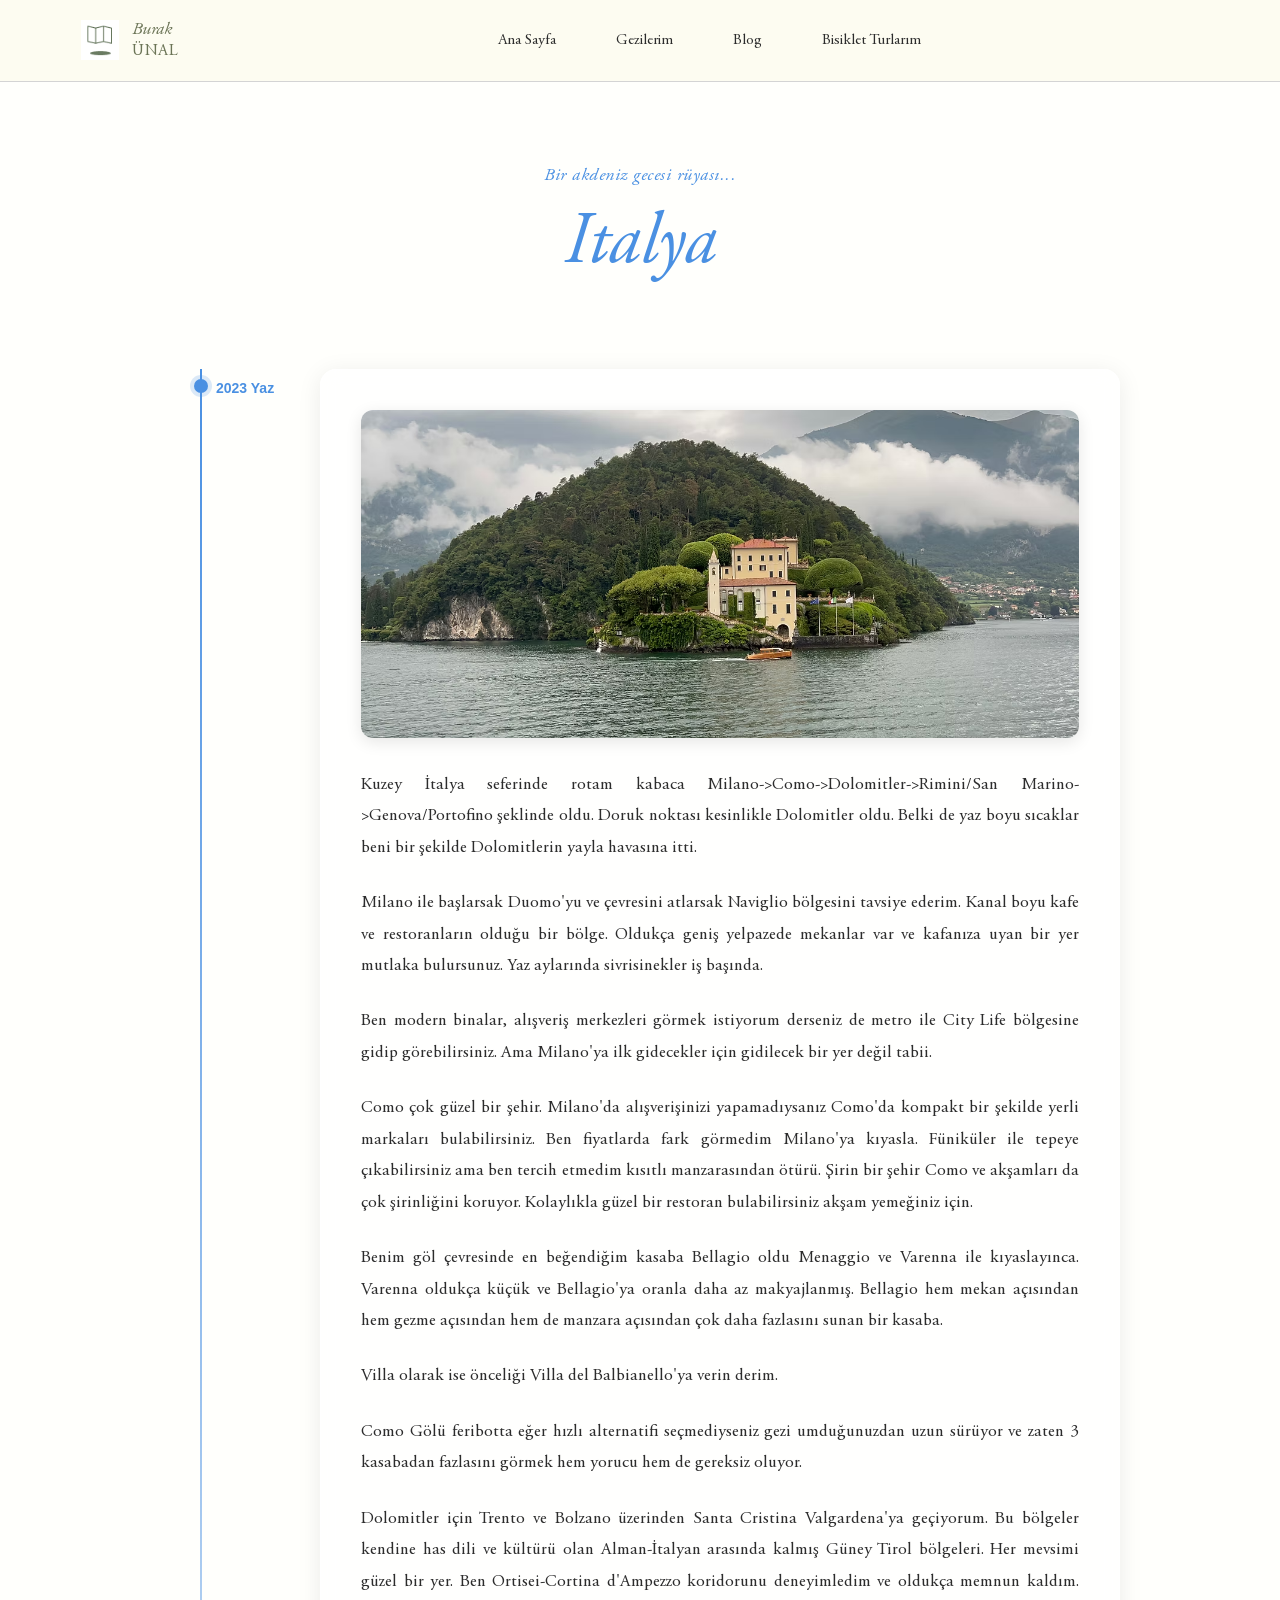
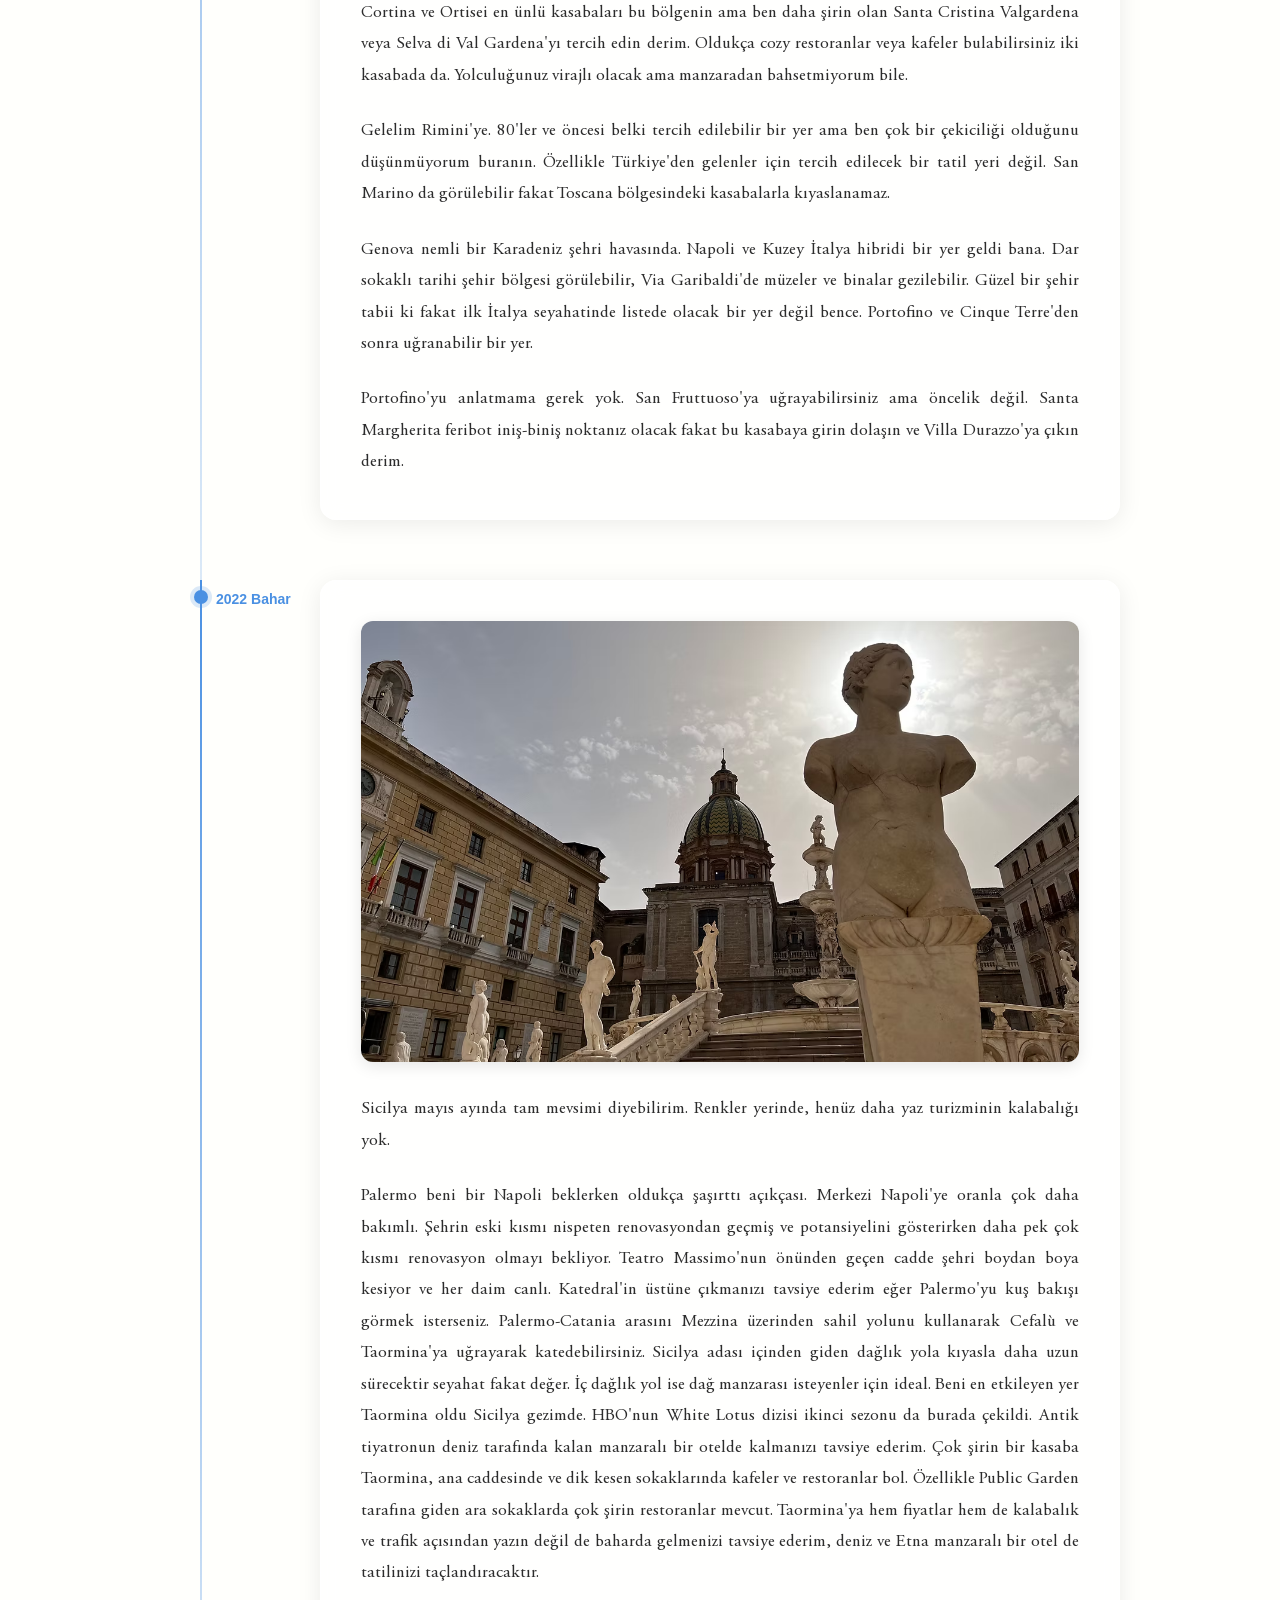
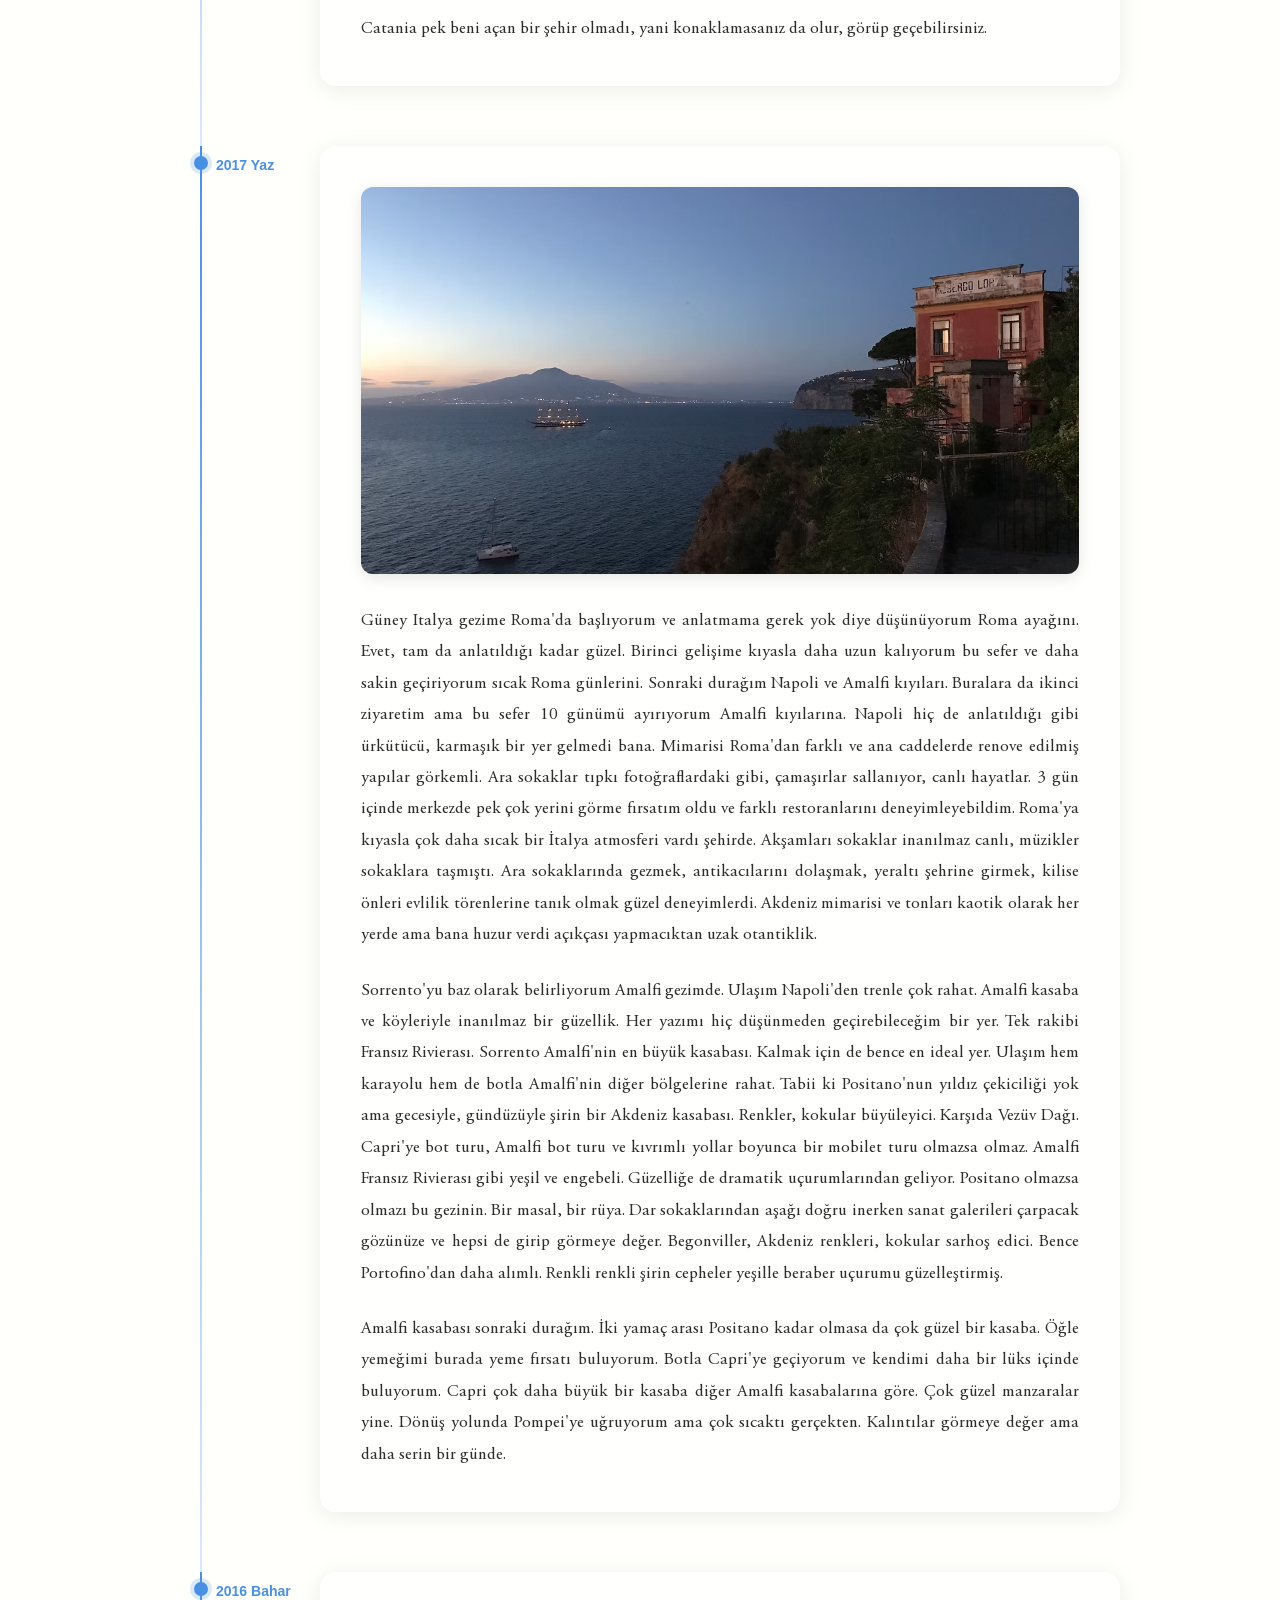
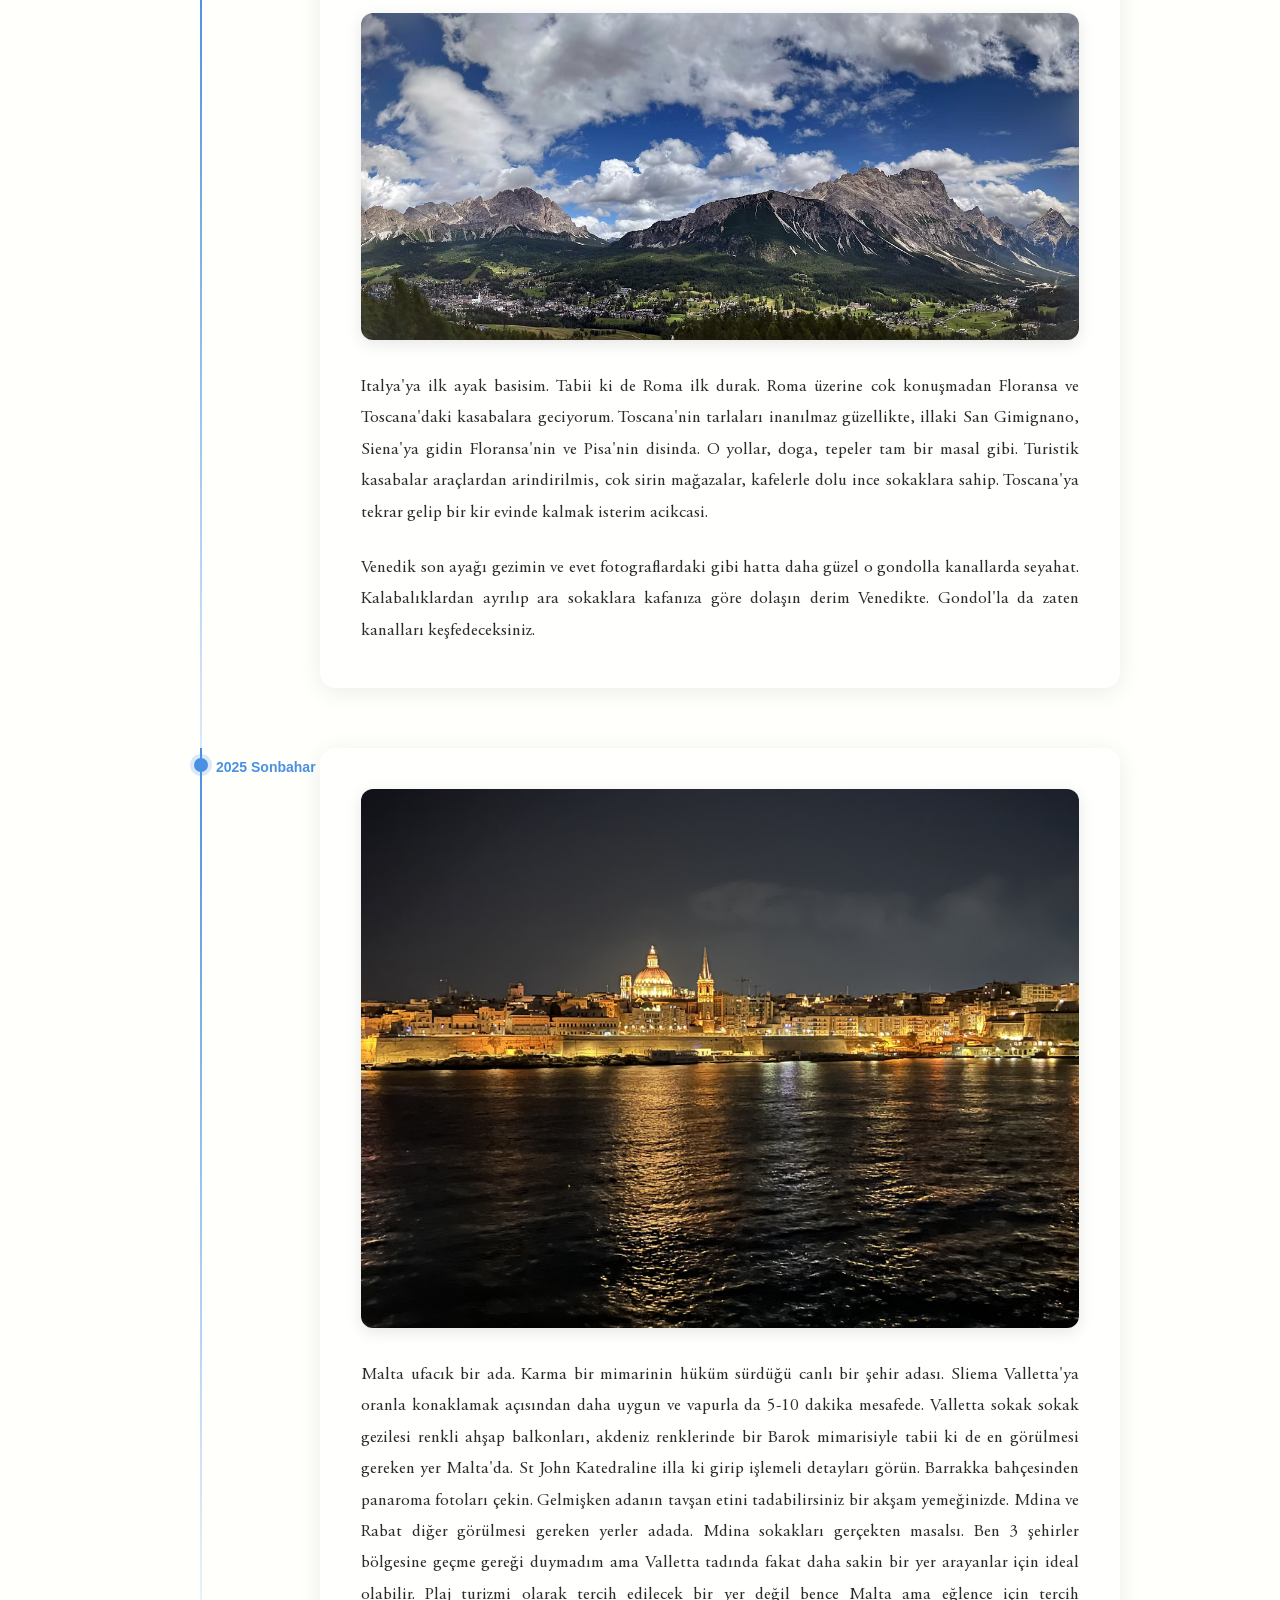
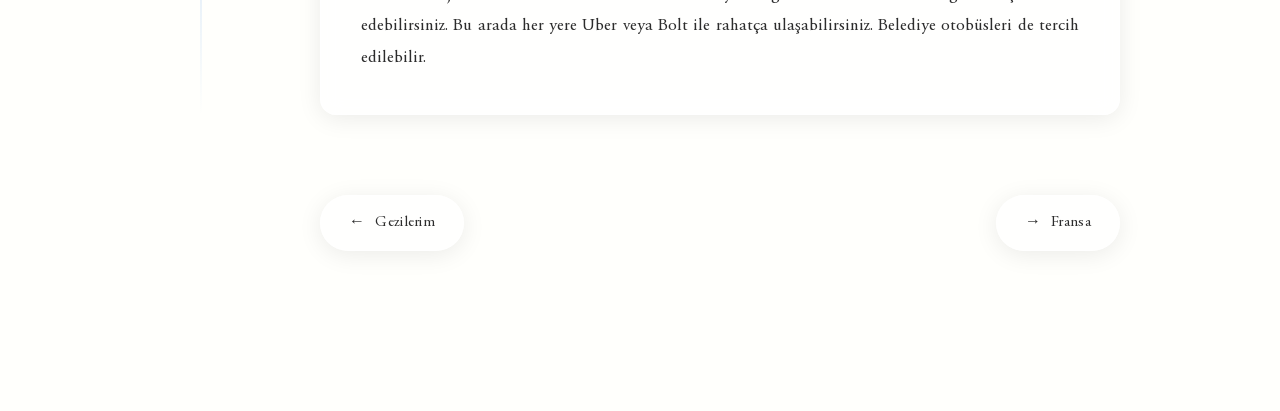
<file: italya.html>
<!DOCTYPE html>
<html lang="tr">

<head>
    <meta charset="UTF-8">
    <meta name="viewport" content="width=device-width, initial-scale=1.0">
    <title>İtalya - Burak ÜNAL</title>
    <link rel="stylesheet" href="styles.css">
    <link rel="stylesheet" href="italya.css">
    <link rel="icon" type="image/png" href="images/ana sayfa ikon.png">
</head>

<body>
    <!-- Header -->
    <header class="header">
        <div class="container">
            <nav class="navbar">
                <!-- Logo -->
                <div class="logo">
                    <img src="images/ana sayfa ikon.png" alt="Logo" class="logo-icon" width="40" height="40">
                    <div class="logo-text">
                        <span class="name-first">Burak</span>
                        <span class="name-last">ÜNAL</span>
                    </div>
                </div>

                <!-- Navigation Menu -->
                <ul class="nav-menu">
                    <li><a href="index.html" class="nav-link">Ana Sayfa</a></li>
                    <li><a href="gezilerim.html" class="nav-link">Gezilerim</a></li>
                    <li><a href="blog.html" class="nav-link">Blog</a></li>
                    <li><a href="bisiklet.html" class="nav-link">Bisiklet Turlarım</a></li>
                </ul>

                <!-- Mobile Menu Toggle -->
                <button class="mobile-menu-toggle" aria-label="Toggle menu">
                    <span></span>
                    <span></span>
                    <span></span>
                </button>
            </nav>
        </div>
    </header>

    <!-- Main Content -->
    <main class="main-content">
        <div class="container">
            <!-- Hero Section -->
            <div class="hero-section">
                <p class="hero-subtitle">Bir akdeniz gecesi rüyası...</p>
                <h1 class="hero-title">Italya</h1>
            </div>

            <!-- 2023 Yaz Section -->
            <section class="trip-section">
                <div class="year-label">2023 Yaz</div>

                <div class="content-block">
                    <img src="images/italya 1.avif" alt="Como Gölü - Dolomitler" class="trip-photo">

                    <p class="trip-text">Kuzey İtalya seferinde rotam kabaca Milano->Como->Dolomitler->Rimini/San
                        Marino->Genova/Portofino şeklinde oldu. Doruk noktası kesinlikle Dolomitler oldu. Belki de yaz
                        boyu sıcaklar beni bir şekilde Dolomitlerin yayla havasına itti.</p>

                    <p class="trip-text">Milano ile başlarsak Duomo'yu ve çevresini atlarsak Naviglio bölgesini tavsiye
                        ederim. Kanal boyu kafe ve restoranların olduğu bir bölge. Oldukça geniş yelpazede mekanlar var
                        ve kafanıza uyan bir yer mutlaka bulursunuz. Yaz aylarında sivrisinekler iş başında.</p>

                    <p class="trip-text">Ben modern binalar, alışveriş merkezleri görmek istiyorum derseniz de metro ile
                        City Life bölgesine gidip görebilirsiniz. Ama Milano'ya ilk gidecekler için gidilecek bir yer
                        değil tabii.</p>

                    <p class="trip-text">Como çok güzel bir şehir. Milano'da alışverişinizi yapamadıysanız Como'da
                        kompakt bir şekilde yerli markaları bulabilirsiniz. Ben fiyatlarda fark görmedim Milano'ya
                        kıyasla. Füniküler ile tepeye çıkabilirsiniz ama ben tercih etmedim kısıtlı manzarasından ötürü.
                        Şirin bir şehir Como ve akşamları da çok şirinliğini koruyor. Kolaylıkla güzel bir restoran
                        bulabilirsiniz akşam yemeğiniz için.</p>

                    <p class="trip-text">Benim göl çevresinde en beğendiğim kasaba Bellagio oldu Menaggio ve Varenna ile
                        kıyaslayınca. Varenna oldukça küçük ve Bellagio'ya oranla daha az makyajlanmış. Bellagio hem
                        mekan açısından hem gezme açısından hem de manzara açısından çok daha fazlasını sunan bir
                        kasaba.</p>

                    <p class="trip-text">Villa olarak ise önceliği Villa del Balbianello'ya verin derim.</p>

                    <p class="trip-text">Como Gölü feribotta eğer hızlı alternatifi seçmediyseniz gezi umduğunuzdan uzun
                        sürüyor ve zaten 3 kasabadan fazlasını görmek hem yorucu hem de gereksiz oluyor.</p>

                    <p class="trip-text">Dolomitler için Trento ve Bolzano üzerinden Santa Cristina Valgardena'ya
                        geçiyorum. Bu bölgeler kendine has dili ve kültürü olan Alman-İtalyan arasında kalmış Güney
                        Tirol bölgeleri. Her mevsimi güzel bir yer. Ben Ortisei-Cortina d'Ampezzo koridorunu
                        deneyimledim ve oldukça memnun kaldım. Cortina ve Ortisei en ünlü kasabaları bu bölgenin ama ben
                        daha şirin olan Santa Cristina Valgardena veya Selva di Val Gardena'yı tercih edin derim.
                        Oldukça cozy restoranlar veya kafeler bulabilirsiniz iki kasabada da. Yolculuğunuz virajlı
                        olacak ama manzaradan bahsetmiyorum bile.</p>

                    <p class="trip-text">Gelelim Rimini'ye. 80'ler ve öncesi belki tercih edilebilir bir yer ama ben çok
                        bir çekiciliği olduğunu düşünmüyorum buranın. Özellikle Türkiye'den gelenler için tercih
                        edilecek bir tatil yeri değil. San Marino da görülebilir fakat Toscana bölgesindeki kasabalarla
                        kıyaslanamaz.</p>

                    <p class="trip-text">Genova nemli bir Karadeniz şehri havasında. Napoli ve Kuzey İtalya hibridi bir
                        yer geldi bana. Dar sokaklı tarihi şehir bölgesi görülebilir, Via Garibaldi'de müzeler ve
                        binalar gezilebilir. Güzel bir şehir tabii ki fakat ilk İtalya seyahatinde listede olacak bir
                        yer değil bence. Portofino ve Cinque Terre'den sonra uğranabilir bir yer.</p>

                    <p class="trip-text">Portofino'yu anlatmama gerek yok. San Fruttuoso'ya uğrayabilirsiniz ama öncelik
                        değil. Santa Margherita feribot iniş-biniş noktanız olacak fakat bu kasabaya girin dolaşın ve
                        Villa Durazzo'ya çıkın derim.</p>
                </div>
            </section>

            <!-- 2022 Bahar Section -->
            <section class="trip-section">
                <div class="year-label">2022 Bahar</div>

                <div class="content-block">
                    <img src="images/italya 2.avif" alt="Palermo - Taormina" class="trip-photo">

                    <p class="trip-text">Sicilya mayıs ayında tam mevsimi diyebilirim. Renkler yerinde, henüz daha yaz
                        turizminin kalabalığı yok.</p>

                    <p class="trip-text">Palermo beni bir Napoli beklerken oldukça şaşırttı açıkçası. Merkezi Napoli'ye
                        oranla çok daha bakımlı. Şehrin eski kısmı nispeten renovasyondan geçmiş ve potansiyelini
                        gösterirken daha pek çok kısmı renovasyon olmayı bekliyor. Teatro Massimo'nun önünden geçen
                        cadde şehri boydan boya kesiyor ve her daim canlı. Katedral'in üstüne çıkmanızı tavsiye ederim
                        eğer Palermo'yu kuş bakışı görmek isterseniz. Palermo-Catania arasını Mezzina üzerinden sahil
                        yolunu kullanarak Cefalù ve Taormina'ya uğrayarak katedebilirsiniz. Sicilya adası içinden giden
                        dağlık yola kıyasla daha uzun sürecektir seyahat fakat değer. İç dağlık yol ise dağ manzarası
                        isteyenler için ideal. Beni en etkileyen yer Taormina oldu Sicilya gezimde. HBO'nun White Lotus
                        dizisi ikinci sezonu da burada çekildi. Antik tiyatronun deniz tarafında kalan manzaralı bir
                        otelde kalmanızı tavsiye ederim. Çok şirin bir kasaba Taormina, ana caddesinde ve dik kesen
                        sokaklarında kafeler ve restoranlar bol. Özellikle Public Garden tarafına giden ara sokaklarda
                        çok şirin restoranlar mevcut. Taormina'ya hem fiyatlar hem de kalabalık ve trafik açısından
                        yazın değil de baharda gelmenizi tavsiye ederim, deniz ve Etna manzaralı bir otel de tatilinizi
                        taçlandıracaktır.</p>

                    <p class="trip-text catania-paragraph">Catania pek beni açan bir şehir olmadı, yani konaklamasanız
                        da olur, görüp geçebilirsiniz.</p>
                </div>
            </section>

            <!-- 2017 Yaz Section -->
            <section class="trip-section">
                <div class="year-label">2017 Yaz</div>

                <div class="content-block">
                    <img src="images/italya 3.avif" alt="Amalfi Kıyıları" class="trip-photo">

                    <p class="trip-text">Güney Italya gezime Roma'da başlıyorum ve anlatmama gerek yok diye düşünüyorum
                        Roma ayağını. Evet, tam da anlatıldığı kadar güzel. Birinci gelişime kıyasla daha uzun kalıyorum
                        bu sefer ve daha sakin geçiriyorum sıcak Roma günlerini. Sonraki durağım Napoli ve Amalfi
                        kıyıları. Buralara da ikinci ziyaretim ama bu sefer 10 günümü ayırıyorum Amalfi kıyılarına.
                        Napoli hiç de anlatıldığı gibi ürkütücü, karmaşık bir yer gelmedi bana. Mimarisi Roma'dan farklı
                        ve ana caddelerde renove edilmiş yapılar görkemli. Ara sokaklar tıpkı fotoğraflardaki gibi,
                        çamaşırlar sallanıyor, canlı hayatlar. 3 gün içinde merkezde pek çok yerini görme fırsatım oldu
                        ve farklı restoranlarını deneyimleyebildim. Roma'ya kıyasla çok daha sıcak bir İtalya atmosferi
                        vardı şehirde. Akşamları sokaklar inanılmaz canlı, müzikler sokaklara taşmıştı. Ara sokaklarında
                        gezmek, antikacılarını dolaşmak, yeraltı şehrine girmek, kilise önleri evlilik törenlerine tanık
                        olmak güzel deneyimlerdi. Akdeniz mimarisi ve tonları kaotik olarak her yerde ama bana huzur
                        verdi açıkçası yapmacıktan uzak otantiklik.</p>

                    <p class="trip-text">Sorrento'yu baz olarak belirliyorum Amalfi gezimde. Ulaşım Napoli'den trenle
                        çok rahat. Amalfi kasaba ve köyleriyle inanılmaz bir güzellik. Her yazımı hiç düşünmeden
                        geçirebileceğim bir yer. Tek rakibi Fransız Rivierası. Sorrento Amalfi'nin en büyük kasabası.
                        Kalmak için de bence en ideal yer. Ulaşım hem karayolu hem de botla Amalfi'nin diğer bölgelerine
                        rahat. Tabii ki Positano'nun yıldız çekiciliği yok ama gecesiyle, gündüzüyle şirin bir Akdeniz
                        kasabası. Renkler, kokular büyüleyici. Karşıda Vezüv Dağı. Capri'ye bot turu, Amalfi bot turu ve
                        kıvrımlı yollar boyunca bir mobilet turu olmazsa olmaz. Amalfi Fransız Rivierası gibi yeşil ve
                        engebeli. Güzelliğe de dramatik uçurumlarından geliyor. Positano olmazsa olmazı bu gezinin. Bir
                        masal, bir rüya. Dar sokaklarından aşağı doğru inerken sanat galerileri çarpacak gözünüze ve
                        hepsi de girip görmeye değer. Begonviller, Akdeniz renkleri, kokular sarhoş edici. Bence
                        Portofino'dan daha alımlı. Renkli renkli şirin cepheler yeşille beraber uçurumu güzelleştirmiş.
                    </p>

                    <p class="trip-text">Amalfi kasabası sonraki durağım. İki yamaç arası Positano kadar olmasa da çok
                        güzel bir kasaba. Öğle yemeğimi burada yeme fırsatı buluyorum. Botla Capri'ye geçiyorum ve
                        kendimi daha bir lüks içinde buluyorum. Capri çok daha büyük bir kasaba diğer Amalfi
                        kasabalarına göre. Çok güzel manzaralar yine. Dönüş yolunda Pompei'ye uğruyorum ama çok sıcaktı
                        gerçekten. Kalıntılar görmeye değer ama daha serin bir günde.</p>
                </div>
            </section>

            <!-- 2016 Bahar Section -->
            <section class="trip-section">
                <div class="year-label">2016 Bahar</div>

                <div class="content-block">
                    <img src="images/italya 4.avif" alt="Toscana - Venedik" class="trip-photo">

                    <p class="trip-text">Italya'ya ilk ayak basisim. Tabii ki de Roma ilk durak. Roma üzerine cok
                        konuşmadan Floransa ve Toscana'daki kasabalara geciyorum. Toscana'nin tarlaları inanılmaz
                        güzellikte, illaki San Gimignano, Siena'ya gidin Floransa'nin ve Pisa'nin disinda. O yollar,
                        doga, tepeler tam bir masal gibi. Turistik kasabalar araçlardan arindirilmis, cok sirin
                        mağazalar, kafelerle dolu ince sokaklara sahip. Toscana'ya tekrar gelip bir kir evinde kalmak
                        isterim acikcasi.</p>

                    <p class="trip-text">Venedik son ayağı gezimin ve evet fotograflardaki gibi hatta daha güzel o
                        gondolla kanallarda seyahat. Kalabalıklardan ayrılıp ara sokaklara kafanıza göre dolaşın derim
                        Venedikte. Gondol'la da zaten kanalları keşfedeceksiniz.</p>
                </div>
            </section>

            <!-- 2025 Sonbahar Section (MALTA - YENİ) -->
            <section class="trip-section">
                <div class="year-label">2025 Sonbahar</div>

                <div class="content-block">
                    <img src="images/malta.avif" alt="Malta" class="trip-photo">

                    <p class="trip-text">Malta ufacık bir ada. Karma bir mimarinin hüküm sürdüğü canlı bir şehir adası.
                        Sliema Valletta'ya oranla konaklamak açısından daha uygun ve vapurla da 5-10 dakika mesafede.
                        Valletta sokak sokak gezilesi renkli ahşap balkonları, akdeniz renklerinde bir Barok mimarisiyle
                        tabii ki de en görülmesi gereken yer Malta'da. St John Katedraline illa ki girip işlemeli
                        detayları görün. Barrakka bahçesinden panaroma fotoları çekin. Gelmişken adanın tavşan etini
                        tadabilirsiniz bir akşam yemeğinizde. Mdina ve Rabat diğer görülmesi gereken yerler adada. Mdina
                        sokakları gerçekten masalsı. Ben 3 şehirler bölgesine geçme gereği duymadım ama Valletta tadında
                        fakat daha sakin bir yer arayanlar için ideal olabilir. Plaj turizmi olarak tercih edilecek bir
                        yer değil bence Malta ama eğlence için tercih edebilirsiniz. Bu arada her yere Uber veya Bolt
                        ile rahatça ulaşabilirsiniz. Belediye otobüsleri de tercih edilebilir.</p>
                </div>
            </section>

            <!-- Navigation Links -->
            <div class="page-navigation">
                <a href="gezilerim.html" class="nav-button">Gezilerim</a>
                <a href="https://xaxis87.github.io/geziler/fransa.html" class="nav-button">Fransa</a>
            </div>
        </div>
    </main>

    <script src="script.js"></script>
</body>

</html>
</file>
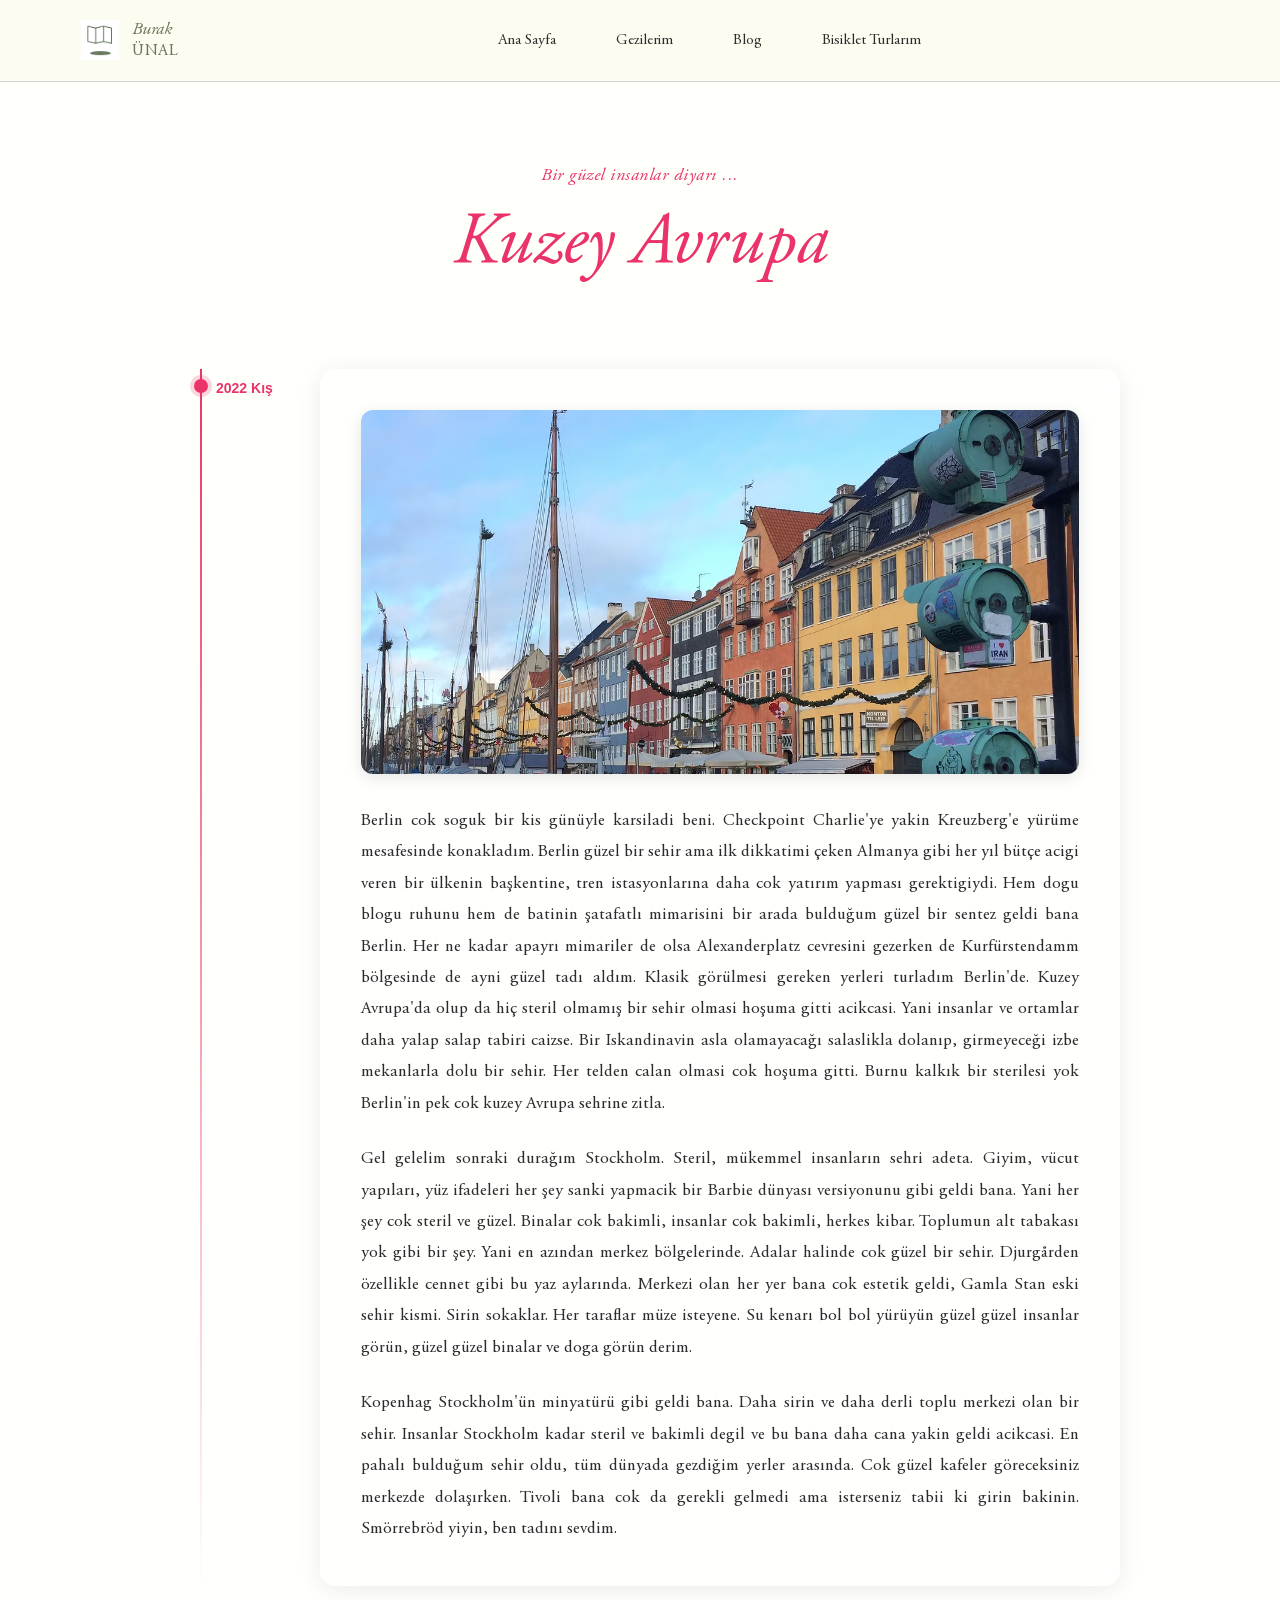
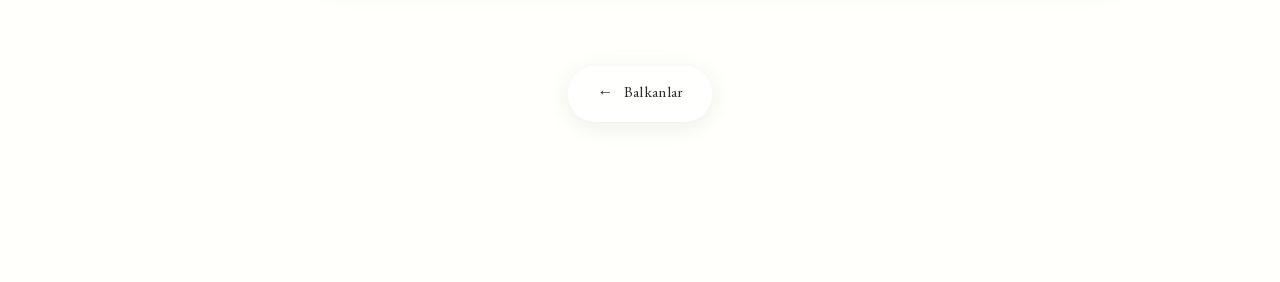
<file: kuzeyavrupa.html>
<!DOCTYPE html>
<html lang="tr">

<head>
    <meta charset="UTF-8">
    <meta name="viewport" content="width=device-width, initial-scale=1.0">
    <title>Kuzey Avrupa - Burak ÜNAL</title>
    <link rel="stylesheet" href="styles.css">
    <link rel="stylesheet" href="kuzeyavrupa.css">
    <link rel="icon" type="image/png" href="images/ana sayfa ikon.png">
</head>

<body>
    <header class="header">
        <div class="container">
            <nav class="navbar">
                <div class="logo">
                    <img src="images/ana sayfa ikon.png" alt="Logo" class="logo-icon" width="40" height="40">
                    <div class="logo-text">
                        <span class="name-first">Burak</span>
                        <span class="name-last">ÜNAL</span>
                    </div>
                </div>
                <ul class="nav-menu">
                    <li><a href="index.html" class="nav-link">Ana Sayfa</a></li>
                    <li><a href="gezilerim.html" class="nav-link">Gezilerim</a></li>
                    <li><a href="blog.html" class="nav-link">Blog</a></li>
                    <li><a href="bisiklet.html" class="nav-link">Bisiklet Turlarım</a></li>
                </ul>
                <button class="mobile-menu-toggle" aria-label="Toggle menu">
                    <span></span>
                    <span></span>
                    <span></span>
                </button>
            </nav>
        </div>
    </header>

    <main class="main-content">
        <div class="container">
            <!-- Hero Section -->
            <div class="hero-section">
                <p class="hero-subtitle">Bir güzel insanlar diyarı ...</p>
                <h1 class="hero-title">Kuzey Avrupa</h1>
            </div>

            <!-- 2022 Kış Section -->
            <section class="trip-section">
                <div class="year-label">2022 Kış</div>
                <div class="content-block">
                    <img src="images/kuzey avrupa 1.avif" alt="Kopenhag" class="trip-photo">

                    <p class="trip-text">Berlin cok soguk bir kis günüyle karsiladi beni. Checkpoint Charlie'ye yakin
                        Kreuzberg'e yürüme mesafesinde konakladım. Berlin güzel bir sehir ama ilk dikkatimi çeken
                        Almanya gibi her yıl bütçe acigi veren bir ülkenin başkentine, tren istasyonlarına daha cok
                        yatırım yapması gerektigiydi. Hem dogu blogu ruhunu hem de batinin şatafatlı mimarisini bir
                        arada bulduğum güzel bir sentez geldi bana Berlin. Her ne kadar apayrı mimariler de olsa
                        Alexanderplatz cevresini gezerken de Kurfürstendamm bölgesinde de ayni güzel tadı aldım. Klasik
                        görülmesi gereken yerleri turladım Berlin'de. Kuzey Avrupa'da olup da hiç steril olmamış bir
                        sehir olmasi hoşuma gitti acikcasi. Yani insanlar ve ortamlar daha yalap salap tabiri caizse.
                        Bir Iskandinavin asla olamayacağı salaslikla dolanıp, girmeyeceği izbe mekanlarla dolu bir
                        sehir. Her telden calan olmasi cok hoşuma gitti. Burnu kalkık bir sterilesi yok Berlin'in pek
                        cok kuzey Avrupa sehrine zitla.</p>

                    <p class="trip-text">Gel gelelim sonraki durağım Stockholm. Steril, mükemmel insanların sehri adeta.
                        Giyim, vücut yapıları, yüz ifadeleri her şey sanki yapmacik bir Barbie dünyası versiyonunu gibi
                        geldi bana. Yani her şey cok steril ve güzel. Binalar cok bakimli, insanlar cok bakimli, herkes
                        kibar. Toplumun alt tabakası yok gibi bir şey. Yani en azından merkez bölgelerinde. Adalar
                        halinde cok güzel bir sehir. Djurgården özellikle cennet gibi bu yaz aylarında. Merkezi olan her
                        yer bana cok estetik geldi, Gamla Stan eski sehir kismi. Sirin sokaklar. Her taraflar müze
                        isteyene. Su kenarı bol bol yürüyün güzel güzel insanlar görün, güzel güzel binalar ve doga
                        görün derim.</p>

                    <p class="trip-text">Kopenhag Stockholm'ün minyatürü gibi geldi bana. Daha sirin ve daha derli toplu
                        merkezi olan bir sehir. Insanlar Stockholm kadar steril ve bakimli degil ve bu bana daha cana
                        yakin geldi acikcasi. En pahalı bulduğum sehir oldu, tüm dünyada gezdiğim yerler arasında. Cok
                        güzel kafeler göreceksiniz merkezde dolaşırken. Tivoli bana cok da gerekli gelmedi ama
                        isterseniz tabii ki girin bakinin. Smörrebröd yiyin, ben tadını sevdim.</p>
                </div>
            </section>

            <!-- Navigation Links - Son sayfa olduğu için sadece geriye dön -->
            <div class="page-navigation">
                <a href="balkanlar.html" class="nav-button">Balkanlar</a>
            </div>
        </div>
    </main>

    <script src="script.js"></script>
</body>

</html>
</file>
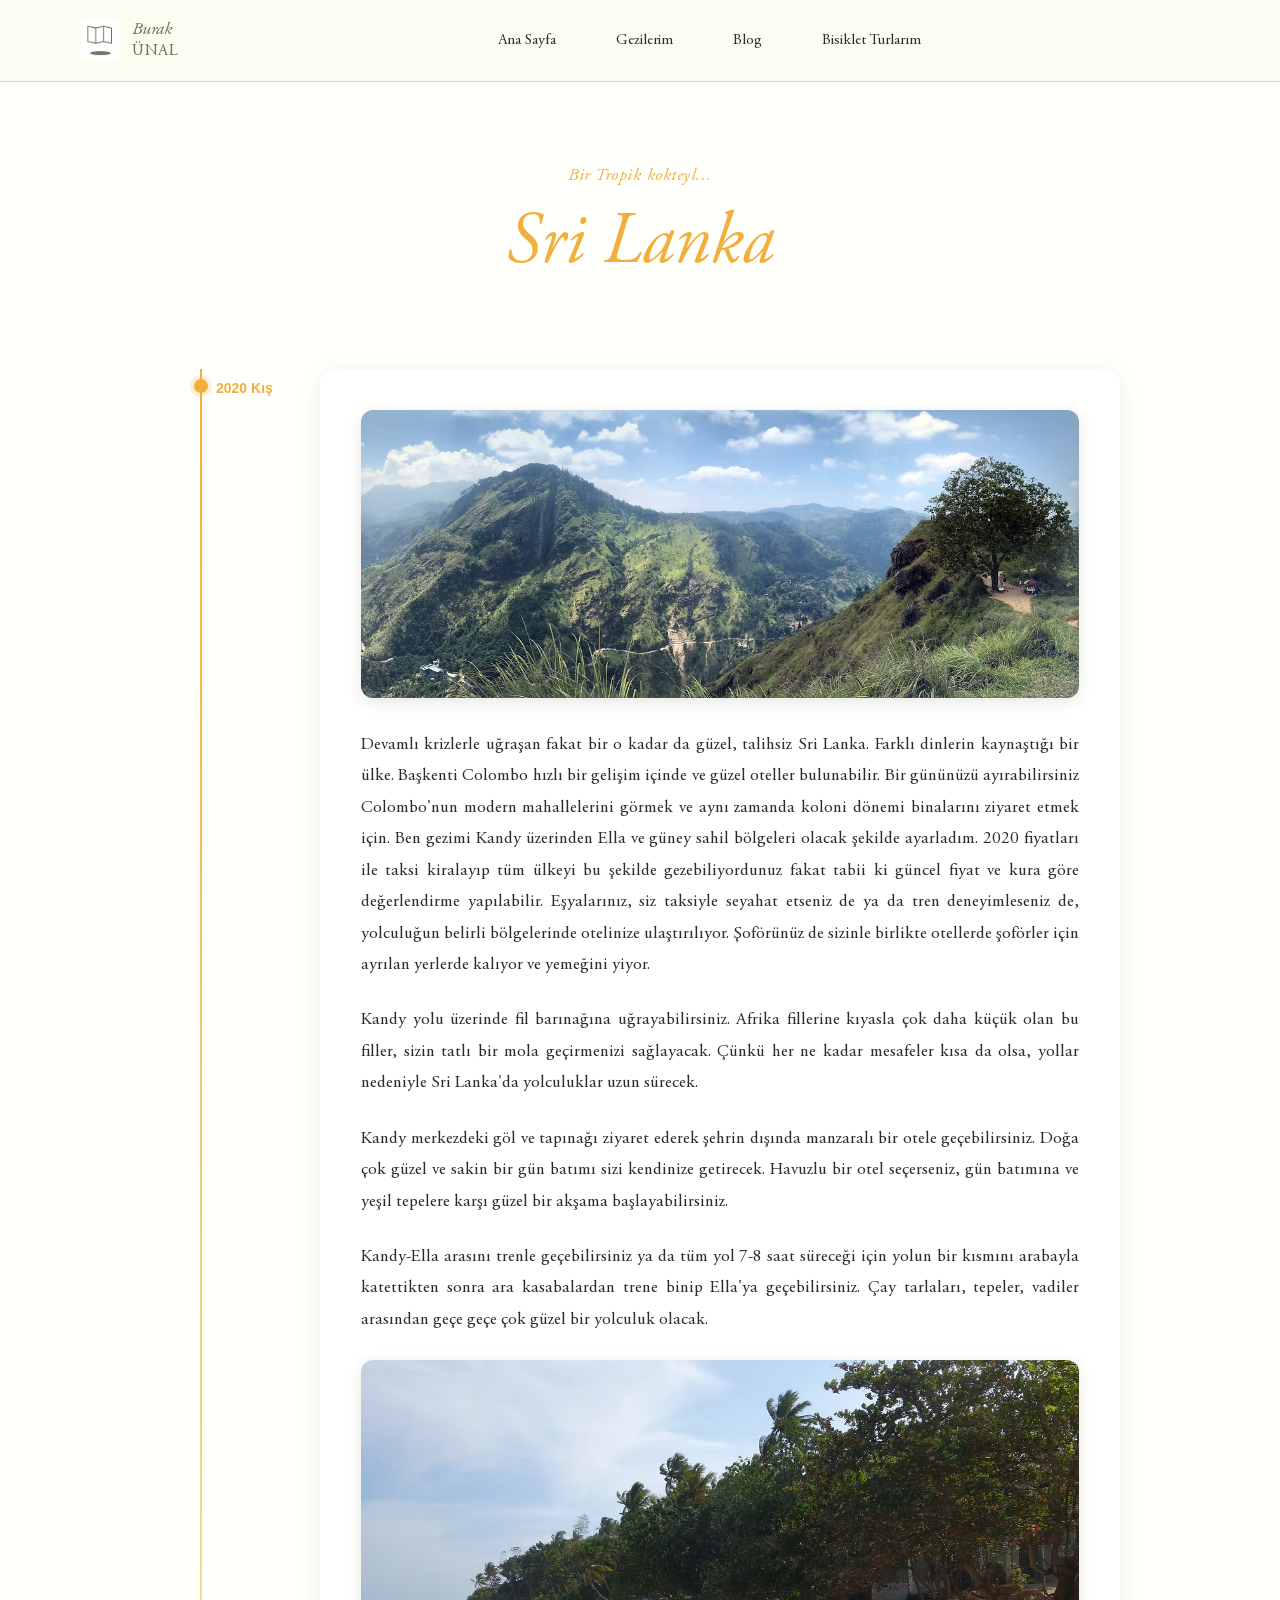
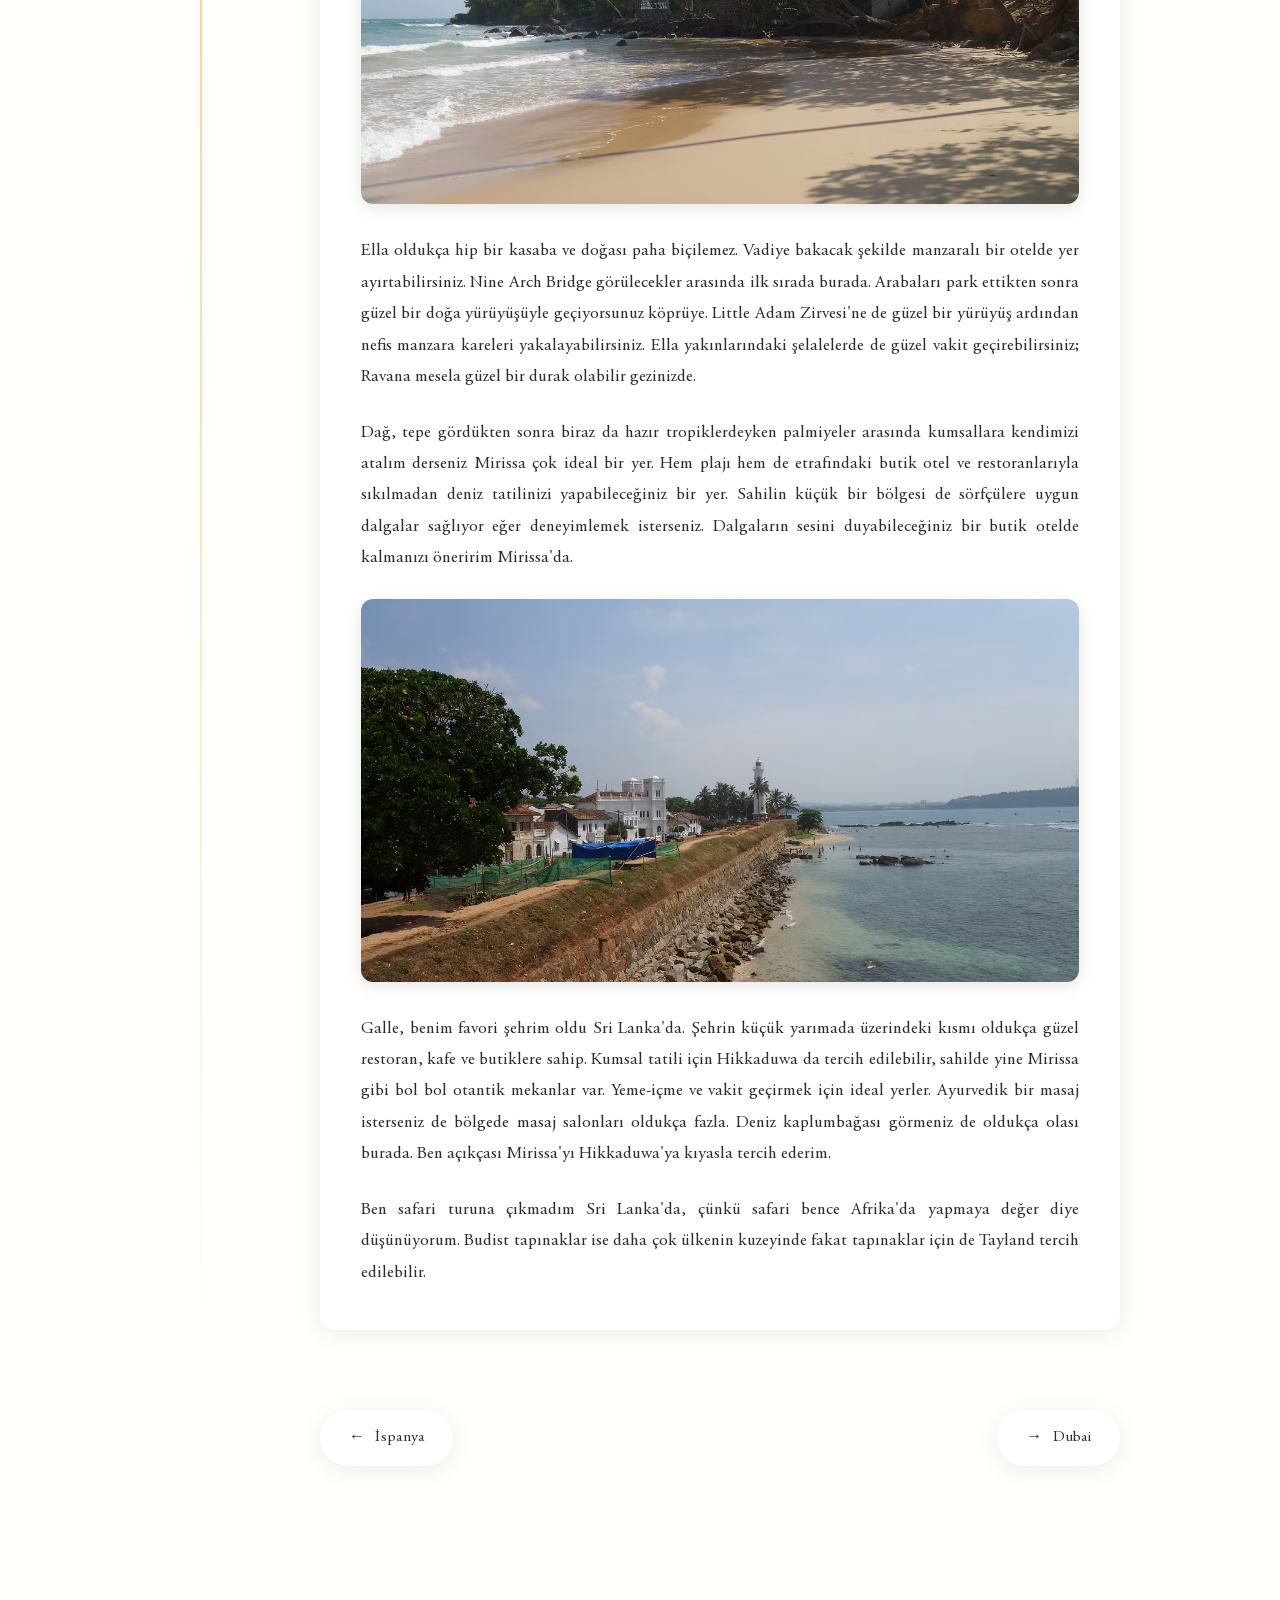
<file: sri-lanka.html>
<!DOCTYPE html>
<html lang="tr">

<head>
    <meta charset="UTF-8">
    <meta name="viewport" content="width=device-width, initial-scale=1.0">
    <title>Sri Lanka - Burak ÜNAL</title>
    <link rel="stylesheet" href="styles.css">
    <link rel="stylesheet" href="sri-lanka.css">
    <link rel="icon" type="image/png" href="images/ana sayfa ikon.png">
</head>

<body>
    <header class="header">
        <div class="container">
            <nav class="navbar">
                <div class="logo">
                    <img src="images/ana sayfa ikon.png" alt="Logo" class="logo-icon" width="40" height="40">
                    <div class="logo-text">
                        <span class="name-first">Burak</span>
                        <span class="name-last">ÜNAL</span>
                    </div>
                </div>
                <ul class="nav-menu">
                    <li><a href="index.html" class="nav-link">Ana Sayfa</a></li>
                    <li><a href="gezilerim.html" class="nav-link">Gezilerim</a></li>
                    <li><a href="blog.html" class="nav-link">Blog</a></li>
                    <li><a href="bisiklet.html" class="nav-link">Bisiklet Turlarım</a></li>
                </ul>
                <button class="mobile-menu-toggle" aria-label="Toggle menu">
                    <span></span>
                    <span></span>
                    <span></span>
                </button>
            </nav>
        </div>
    </header>

    <main class="main-content">
        <div class="container">
            <!-- Hero Section -->
            <div class="hero-section">
                <p class="hero-subtitle">Bir Tropik kokteyl...</p>
                <h1 class="hero-title">Sri Lanka</h1>
            </div>

            <!-- 2020 Kış Section -->
            <section class="trip-section">
                <div class="year-label">2020 Kış</div>
                <div class="content-block">
                    <img src="images/sri lanka 1.avif" alt="Sri Lanka" class="trip-photo">

                    <p class="trip-text">Devamlı krizlerle uğraşan fakat bir o kadar da güzel, talihsiz Sri Lanka.
                        Farklı dinlerin kaynaştığı bir ülke. Başkenti Colombo hızlı bir gelişim içinde ve güzel oteller
                        bulunabilir. Bir gününüzü ayırabilirsiniz Colombo'nun modern mahallelerini görmek ve aynı
                        zamanda koloni dönemi binalarını ziyaret etmek için. Ben gezimi Kandy üzerinden Ella ve güney
                        sahil bölgeleri olacak şekilde ayarladım. 2020 fiyatları ile taksi kiralayıp tüm ülkeyi bu
                        şekilde gezebiliyordunuz fakat tabii ki güncel fiyat ve kura göre değerlendirme yapılabilir.
                        Eşyalarınız, siz taksiyle seyahat etseniz de ya da tren deneyimleseniz de, yolculuğun belirli
                        bölgelerinde otelinize ulaştırılıyor. Şoförünüz de sizinle birlikte otellerde şoförler için
                        ayrılan yerlerde kalıyor ve yemeğini yiyor.</p>

                    <p class="trip-text">Kandy yolu üzerinde fil barınağına uğrayabilirsiniz. Afrika fillerine kıyasla
                        çok daha küçük olan bu filler, sizin tatlı bir mola geçirmenizi sağlayacak. Çünkü her ne kadar
                        mesafeler kısa da olsa, yollar nedeniyle Sri Lanka'da yolculuklar uzun sürecek.</p>

                    <p class="trip-text">Kandy merkezdeki göl ve tapınağı ziyaret ederek şehrin dışında manzaralı bir
                        otele geçebilirsiniz. Doğa çok güzel ve sakin bir gün batımı sizi kendinize getirecek. Havuzlu
                        bir otel seçerseniz, gün batımına ve yeşil tepelere karşı güzel bir akşama başlayabilirsiniz.
                    </p>

                    <p class="trip-text">Kandy-Ella arasını trenle geçebilirsiniz ya da tüm yol 7-8 saat süreceği için
                        yolun bir kısmını arabayla katettikten sonra ara kasabalardan trene binip Ella'ya
                        geçebilirsiniz. Çay tarlaları, tepeler, vadiler arasından geçe geçe çok güzel bir yolculuk
                        olacak.</p>

                    <img src="images/sri lanka 2.avif" alt="Sri Lanka Sahil" class="trip-photo">

                    <p class="trip-text">Ella oldukça hip bir kasaba ve doğası paha biçilemez. Vadiye bakacak şekilde
                        manzaralı bir otelde yer ayırtabilirsiniz. Nine Arch Bridge görülecekler arasında ilk sırada
                        burada. Arabaları park ettikten sonra güzel bir doğa yürüyüşüyle geçiyorsunuz köprüye. Little
                        Adam Zirvesi'ne de güzel bir yürüyüş ardından nefis manzara kareleri yakalayabilirsiniz. Ella
                        yakınlarındaki şelalelerde de güzel vakit geçirebilirsiniz; Ravana mesela güzel bir durak
                        olabilir gezinizde.</p>

                    <p class="trip-text">Dağ, tepe gördükten sonra biraz da hazır tropiklerdeyken palmiyeler arasında
                        kumsallara kendimizi atalım derseniz Mirissa çok ideal bir yer. Hem plajı hem de etrafındaki
                        butik otel ve restoranlarıyla sıkılmadan deniz tatilinizi yapabileceğiniz bir yer. Sahilin küçük
                        bir bölgesi de sörfçülere uygun dalgalar sağlıyor eğer deneyimlemek isterseniz. Dalgaların
                        sesini duyabileceğiniz bir butik otelde kalmanızı öneririm Mirissa'da.</p>

                    <img src="images/sri lanka 3.avif" alt="Galle" class="trip-photo">

                    <p class="trip-text">Galle, benim favori şehrim oldu Sri Lanka'da. Şehrin küçük yarımada üzerindeki
                        kısmı oldukça güzel restoran, kafe ve butiklere sahip. Kumsal tatili için Hikkaduwa da tercih
                        edilebilir, sahilde yine Mirissa gibi bol bol otantik mekanlar var. Yeme-içme ve vakit geçirmek
                        için ideal yerler. Ayurvedik bir masaj isterseniz de bölgede masaj salonları oldukça fazla.
                        Deniz kaplumbağası görmeniz de oldukça olası burada. Ben açıkçası Mirissa'yı Hikkaduwa'ya
                        kıyasla tercih ederim.</p>

                    <p class="trip-text">Ben safari turuna çıkmadım Sri Lanka'da, çünkü safari bence Afrika'da yapmaya
                        değer diye düşünüyorum. Budist tapınaklar ise daha çok ülkenin kuzeyinde fakat tapınaklar için
                        de Tayland tercih edilebilir.</p>
                </div>
            </section>

            <!-- Navigation Links -->
            <div class="page-navigation">
                <a href="ispanya.html" class="nav-button">İspanya</a>
                <a href="dubai.html" class="nav-button">Dubai</a>
            </div>
        </div>
    </main>

    <script src="script.js"></script>
</body>

</html>
</file>
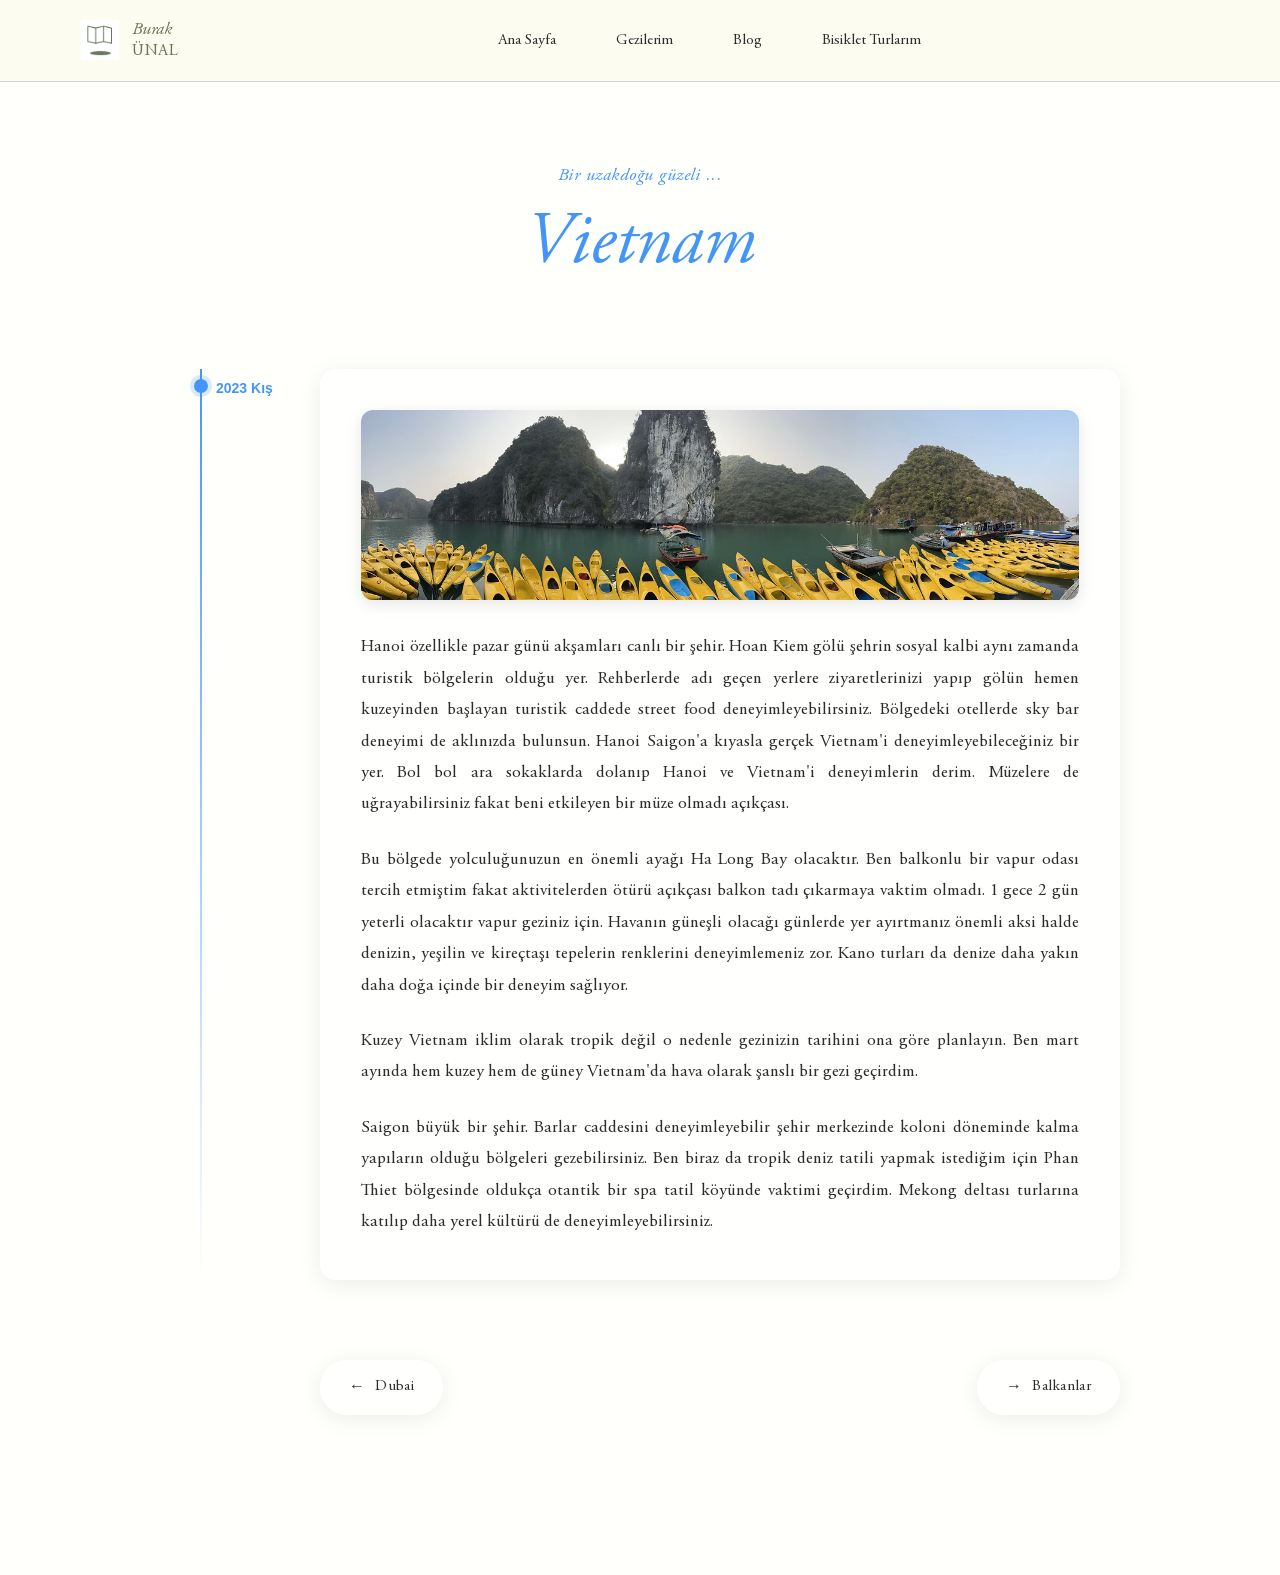
<file: vietnam.html>
<!DOCTYPE html>
<html lang="tr">

<head>
    <meta charset="UTF-8">
    <meta name="viewport" content="width=device-width, initial-scale=1.0">
    <title>Vietnam - Burak ÜNAL</title>
    <link rel="stylesheet" href="styles.css">
    <link rel="stylesheet" href="vietnam.css">
    <link rel="icon" type="image/png" href="images/ana sayfa ikon.png">
</head>

<body>
    <header class="header">
        <div class="container">
            <nav class="navbar">
                <div class="logo">
                    <img src="images/ana sayfa ikon.png" alt="Logo" class="logo-icon" width="40" height="40">
                    <div class="logo-text">
                        <span class="name-first">Burak</span>
                        <span class="name-last">ÜNAL</span>
                    </div>
                </div>
                <ul class="nav-menu">
                    <li><a href="index.html" class="nav-link">Ana Sayfa</a></li>
                    <li><a href="gezilerim.html" class="nav-link">Gezilerim</a></li>
                    <li><a href="blog.html" class="nav-link">Blog</a></li>
                    <li><a href="bisiklet.html" class="nav-link">Bisiklet Turlarım</a></li>
                </ul>
                <button class="mobile-menu-toggle" aria-label="Toggle menu">
                    <span></span>
                    <span></span>
                    <span></span>
                </button>
            </nav>
        </div>
    </header>

    <main class="main-content">
        <div class="container">
            <!-- Hero Section -->
            <div class="hero-section">
                <p class="hero-subtitle">Bir uzakdoğu güzeli ...</p>
                <h1 class="hero-title">Vietnam</h1>
            </div>

            <!-- 2023 Kış Section -->
            <section class="trip-section">
                <div class="year-label">2023 Kış</div>
                <div class="content-block">
                    <img src="images/vietnam 1.avif" alt="Ha Long Bay" class="trip-photo">

                    <p class="trip-text">Hanoi özellikle pazar günü akşamları canlı bir şehir. Hoan Kiem gölü şehrin
                        sosyal kalbi aynı zamanda turistik bölgelerin olduğu yer. Rehberlerde adı geçen yerlere
                        ziyaretlerinizi yapıp gölün hemen kuzeyinden başlayan turistik caddede street food
                        deneyimleyebilirsiniz. Bölgedeki otellerde sky bar deneyimi de aklınızda bulunsun. Hanoi
                        Saigon'a kıyasla gerçek Vietnam'i deneyimleyebileceğiniz bir yer. Bol bol ara sokaklarda dolanıp
                        Hanoi ve Vietnam'i deneyimlerin derim. Müzelere de uğrayabilirsiniz fakat beni etkileyen bir
                        müze olmadı açıkçası.</p>

                    <p class="trip-text">Bu bölgede yolculuğunuzun en önemli ayağı Ha Long Bay olacaktır. Ben balkonlu
                        bir vapur odası tercih etmiştim fakat aktivitelerden ötürü açıkçası balkon tadı çıkarmaya vaktim
                        olmadı. 1 gece 2 gün yeterli olacaktır vapur geziniz için. Havanın güneşli olacağı günlerde yer
                        ayırtmanız önemli aksi halde denizin, yeşilin ve kireçtaşı tepelerin renklerini deneyimlemeniz
                        zor. Kano turları da denize daha yakın daha doğa içinde bir deneyim sağlıyor.</p>

                    <p class="trip-text">Kuzey Vietnam iklim olarak tropik değil o nedenle gezinizin tarihini ona göre
                        planlayın. Ben mart ayında hem kuzey hem de güney Vietnam'da hava olarak şanslı bir gezi
                        geçirdim.</p>

                    <p class="trip-text">Saigon büyük bir şehir. Barlar caddesini deneyimleyebilir şehir merkezinde
                        koloni döneminde kalma yapıların olduğu bölgeleri gezebilirsiniz. Ben biraz da tropik deniz
                        tatili yapmak istediğim için Phan Thiet bölgesinde oldukça otantik bir spa tatil köyünde vaktimi
                        geçirdim. Mekong deltası turlarına katılıp daha yerel kültürü de deneyimleyebilirsiniz.</p>
                </div>
            </section>

            <!-- Navigation Links -->
            <div class="page-navigation">
                <a href="dubai.html" class="nav-button">Dubai</a>
                <a href="balkanlar.html" class="nav-button">Balkanlar</a>
            </div>
        </div>
    </main>

    <script src="script.js"></script>
</body>

</html>
</file>
<file: styles.css>
/* =========================================
   1. ÖZEL FONT TANIMLAMALARI (Adobe Garamond Pro)
   ========================================= */

@font-face {
    font-family: 'Garamond Pro';
    src: url('fonts/AGaramondPro Regular.ttf') format('truetype');
    font-weight: normal;
    font-style: normal;
}

@font-face {
    font-family: 'Garamond Pro';
    src: url('fonts/AGaramondPro Italic.ttf') format('truetype');
    font-weight: normal;
    font-style: italic;
}

@font-face {
    font-family: 'Garamond Pro';
    src: url('fonts/AGaramondPro Bold.ttf') format('truetype');
    font-weight: bold;
    font-style: normal;
}

@font-face {
    font-family: 'Garamond Pro';
    src: url('fonts/AGaramondPro BoldItalic.ttf') format('truetype');
    font-weight: bold;
    font-style: italic;
}

/* =========================================
   2. MEVCUT STİLLER
   ========================================= */

* {
    margin: 0;
    padding: 0;
    box-sizing: border-box;
}

:root {
    --primary-color: #2c2c2c;
    --secondary-color: #666;
    --accent-green: #6B7456; 
    --border-color: #d4d4d4;
    --background-color: #FFFFFC; 
    --header-background: #FDFCF1; 
    --hover-color: #f5f5f5;
    --link-underline: #6B7456; 
    --hero-title-color: #48583D; 
}

body {
    font-family: 'Garamond Pro', 'Times New Roman', serif;
    color: var(--primary-color);
    background-color: var(--background-color);
    line-height: 1.6;
    -webkit-font-smoothing: antialiased;
    -moz-osx-font-smoothing: grayscale;
}

.container {
    max-width: 1200px;
    margin: 0 auto;
    padding: 0 40px;
}

/* Header Styles */
.header {
    border-bottom: 1px solid var(--border-color);
    padding: 20px 0;
    background-color: var(--header-background);
    position: sticky;
    top: 0;
    z-index: 1000;
}

.navbar {
    display: flex;
    align-items: center;
    justify-content: space-between;
    gap: 40px;
}

/* Logo Styles */
.logo {
    display: flex;
    align-items: center;
    gap: 12px;
    text-decoration: none;
    color: var(--accent-green);
}

.logo-icon {
    flex-shrink: 0;
    object-fit: contain;
}

.logo-text {
    display: flex;
    flex-direction: column;
    line-height: 1.2;
}

.name-first {
    font-style: italic;
    font-size: 18px;
    font-weight: 400;
    color: var(--accent-green);
}

.name-last {
    font-size: 16px;
    font-weight: 400;
    letter-spacing: 0.5px;
    color: var(--accent-green);
}

/* Navigation Menu */
.nav-menu {
    display: flex;
    list-style: none;
    gap: 60px;
    margin: 0;
    flex: 1;
    justify-content: center;
}

.nav-link {
    text-decoration: none;
    color: var(--primary-color);
    font-size: 15px;
    transition: color 0.3s ease;
    position: relative;
}

.nav-link:hover,
.nav-link.active {
    color: var(--secondary-color);
}

.nav-link.active::after {
    content: '';
    position: absolute;
    bottom: -5px;
    left: 0;
    right: 0;
    height: 1px;
    background-color: var(--link-underline);
}

/* Search Box */
.search-box {
    display: flex;
    align-items: center;
    gap: 10px;
    border: 1px solid var(--border-color);
    padding: 8px 16px;
    border-radius: 4px;
    background-color: var(--background-color);
    min-width: 200px;
}

.search-icon {
    color: var(--secondary-color);
    flex-shrink: 0;
}

.search-input {
    border: none;
    outline: none;
    background: transparent;
    font-size: 14px;
    width: 100%;
    color: var(--primary-color);
    font-family: inherit; 
}

.search-input::placeholder {
    color: var(--secondary-color);
}

/* Mobile Menu Toggle */
.mobile-menu-toggle {
    display: none;
    flex-direction: column;
    gap: 4px;
    background: none;
    border: none;
    cursor: pointer;
    padding: 8px;
}

.mobile-menu-toggle span {
    width: 24px;
    height: 2px;
    background-color: var(--primary-color);
    transition: all 0.3s ease;
}

/* Main Content */
.main-content {
    padding: 80px 0 120px;
}

/* Hero Title */
.hero-title {
    font-family: 'Garamond Pro', 'Times New Roman', serif;
    font-style: italic;
    font-size: 64px;
    font-weight: 400;
    text-align: center;
    margin-bottom: 80px;
    color: var(--hero-title-color);
    line-height: 1.2;
}

/* Content Grid */
.content-grid {
    display: grid;
    grid-template-columns: repeat(2, 1fr);
    gap: 60px;
    max-width: 900px;
    margin: 0 auto;
}

/* Content Card */
.content-card {
    display: flex;
    flex-direction: column;
    gap: 20px;
    cursor: pointer;
}

.card-image {
    width: 100%;
    aspect-ratio: 4/3;
    overflow: hidden;
    border: 8px solid #fff;
    box-shadow: 0 2px 8px rgba(0, 0, 0, 0.1);
    background-color: #f5f5f5;
}

.card-image img {
    width: 100%;
    height: 100%;
    object-fit: cover;
    display: block;
    transition: all 0.4s ease;
    filter: grayscale(0%);
}

.content-card:hover .card-image img {
    filter: grayscale(100%);
    transform: scale(1.02);
}

.card-link {
    text-decoration: none;
    color: var(--primary-color);
    font-size: 16px;
    text-align: center;
    position: relative;
    display: inline-block;
    align-self: center;
    padding-bottom: 2px;
}

.card-link::after {
    content: '';
    position: absolute;
    bottom: 0;
    left: 0;
    right: 0;
    height: 1px;
    background-color: var(--link-underline);
    transform: scaleX(1);
    transition: transform 0.3s ease;
}

.card-link:hover::after {
    transform: scaleX(0);
}

/* Responsive Design */
@media (max-width: 968px) {
    .container {
        padding: 0 30px;
    }

    .hero-title {
        font-size: 48px;
        margin-bottom: 60px;
    }

    .content-grid {
        gap: 40px;
    }
}

@media (max-width: 768px) {
    .navbar {
        flex-wrap: wrap;
        position: relative;
    }

    .nav-menu {
        display: none;
        flex-direction: column;
        width: 100%;
        order: 3;
        gap: 15px;
        padding: 20px 0;
        border-top: 1px solid var(--border-color);
    }

    .nav-menu.active {
        display: flex;
    }

    .mobile-menu-toggle {
        display: flex;
    }

    .search-box {
        min-width: 150px;
    }

    .content-grid {
        grid-template-columns: 1fr;
        gap: 50px;
    }

    .hero-title {
        font-size: 40px;
        margin-bottom: 50px;
    }
}

.coming-soon {
    text-align: center;
    padding: 60px 20px;
}

.coming-soon p {
    font-size: 18px;
    color: var(--secondary-color);
    font-style: italic;
}

@media (max-width: 480px) {
    .container {
        padding: 0 20px;
    }

    .header {
        padding: 15px 0;
    }

    .logo-text {
        font-size: 14px;
    }

    .name-first {
        font-size: 16px;
    }

    .name-last {
        font-size: 14px;
    }

    .hero-title {
        font-size: 32px;
        margin-bottom: 40px;
    }

    .main-content {
        padding: 50px 0 80px;
    }

    .search-box {
        min-width: 120px;
        padding: 6px 12px;
    }

    .search-input {
        font-size: 13px;
    }

    .coming-soon p {
        font-size: 16px;
    }
}
</file>
<file: balkanlar.css>
/* =========================================
   BALKANLAR SAYFASI - MODERN TİMELINE DESİGN
   İtalya sayfası tasarımından uyarlandı
   ========================================= */

/* --- CSS Variables (Tema Renkleri - Balkanlar için) --- */
:root {
    --timeline-color-ba: #64CC7B;
    --timeline-dot-size: 14px;
    --card-bg: rgba(255, 255, 255, 0.7);
    --card-shadow: 0 4px 24px rgba(0, 0, 0, 0.08);
    --card-border-radius: 16px;
    --transition-smooth: all 0.3s cubic-bezier(0.4, 0, 0.2, 1);
}

/* --- Hero Section --- */
.hero-section {
    text-align: center;
    margin-bottom: 80px;
    max-width: 900px;
    margin-left: auto;
    margin-right: auto;
    padding: 0 20px;
}

.hero-subtitle {
    color: var(--timeline-color-ba);
    font-size: 18px;
    font-weight: 400;
    font-style: italic;
    margin-bottom: 12px;
    letter-spacing: 0.5px;
}

.hero-section .hero-title {
    font-family: 'Garamond Pro', 'Times New Roman', serif;
    font-style: italic;
    font-size: 72px;
    font-weight: 400;
    color: var(--timeline-color-ba);
    margin: 0 0 50px 0;
}

.hero-section .trip-photo {
    display: block;
    width: 100%;
    max-width: 800px;
    margin: 0 auto;
    border-radius: var(--card-border-radius);
    box-shadow: var(--card-shadow);
}

/* --- Timeline Container --- */
.trip-section {
    display: grid;
    grid-template-columns: 120px 1fr;
    gap: 40px;
    margin-bottom: 60px;
    max-width: 1000px;
    margin-left: auto;
    margin-right: auto;
    padding: 0 20px;
    position: relative;
}

/* Timeline Vertical Line */
.trip-section::before {
    content: '';
    position: absolute;
    left: 60px;
    top: 0;
    bottom: -60px;
    width: 2px;
    background: linear-gradient(180deg, var(--timeline-color-ba) 0%, rgba(100, 204, 123, 0.2) 100%);
}

/* Son bölümün çizgisi */
.trip-section:last-of-type::before {
    bottom: 0;
    background: linear-gradient(180deg, var(--timeline-color-ba) 0%, transparent 100%);
}

/* --- Year Label (Timeline Dot) --- */
.year-label {
    font-family: 'Avenir', 'Helvetica Neue', Arial, sans-serif;
    font-size: 14px;
    font-weight: 600;
    color: var(--timeline-color-ba);
    position: relative;
    padding-left: 56px;
    padding-top: 8px;
    white-space: nowrap;
}

/* Timeline Dot */
.year-label::before {
    content: '';
    position: absolute;
    left: 41px;
    top: 10px;
    width: var(--timeline-dot-size);
    height: var(--timeline-dot-size);
    background: var(--timeline-color-ba);
    border-radius: 50%;
    transform: translateX(-50%);
    box-shadow: 0 0 0 4px rgba(100, 204, 123, 0.2);
    transition: var(--transition-smooth);
}

/* Remove old underline style */
.year-label::after {
    display: none;
}

/* Hover effect for dot */
.trip-section:hover .year-label::before {
    box-shadow: 0 0 0 8px rgba(100, 204, 123, 0.15);
    transform: translateX(-50%) scale(1.1);
}

/* --- Section Title (Alt Başlıklar) --- */
.section-title {
    font-family: 'Avenir', 'Helvetica Neue', Arial, sans-serif;
    font-size: 20px;
    font-weight: 600;
    color: #000000;
    margin-bottom: 20px;
    margin-top: 0;
}

/* --- Content Card --- */
.content-block {
    background: var(--card-bg);
    backdrop-filter: blur(10px);
    -webkit-backdrop-filter: blur(10px);
    border-radius: var(--card-border-radius);
    padding: 40px;
    box-shadow: var(--card-shadow);
    border: 1px solid rgba(255, 255, 255, 0.5);
    transition: var(--transition-smooth);
}

.content-block:hover {
    transform: translateY(-4px);
    box-shadow: 0 8px 32px rgba(0, 0, 0, 0.12);
}

/* --- Trip Text --- */
.trip-text {
    font-size: 17px;
    line-height: 1.85;
    color: var(--primary-color);
    margin-bottom: 24px;
    text-align: justify;
    hyphens: auto;
}

.trip-text:last-of-type {
    margin-bottom: 0;
}

/* --- Photo Styles --- */
.trip-photo {
    width: 100%;
    max-width: 100%;
    display: block;
    margin: 32px auto;
    border-radius: 12px;
    box-shadow: 0 4px 16px rgba(0, 0, 0, 0.1);
    transition: var(--transition-smooth);
    filter: grayscale(0%);
}

.trip-photo:hover {
    filter: grayscale(100%);
    transform: scale(1.02);
}

/* Photo at top of content block */
.content-block .trip-photo {
    margin-bottom: 32px;
    margin-top: 0;
}

.content-block .trip-photo:last-child {
    margin-bottom: 0;
    margin-top: 32px;
}

/* Photo divider - kaldırıldı, artık gerek yok */
.photo-divider {
    display: none;
}

/* --- Footer Navigation --- */
.page-navigation {
    display: flex;
    justify-content: space-between;
    align-items: center;
    max-width: 1000px;
    margin: 80px auto 0;
    padding: 0 20px 40px;
    padding-left: calc(120px + 40px + 20px);
}

.nav-button {
    text-decoration: none;
    color: var(--primary-color);
    font-size: 15px;
    font-weight: 500;
    letter-spacing: 0.3px;
    padding: 14px 28px;
    border-radius: 50px;
    background: var(--card-bg);
    border: 1px solid rgba(255, 255, 255, 0.5);
    box-shadow: var(--card-shadow);
    transition: var(--transition-smooth);
    position: relative;
    display: inline-flex;
    align-items: center;
    gap: 10px;
}

.nav-button::before {
    content: '→';
    font-size: 16px;
    transition: transform 0.3s ease;
}

.nav-button:first-child::before {
    content: '←';
    order: -1;
}

.nav-button::after {
    display: none;
}

.nav-button:hover {
    background: linear-gradient(135deg, #84EC9B 0%, #64CC7B 100%);
    border-color: transparent;
    color: white;
    transform: translateY(-2px);
    box-shadow: 0 6px 20px rgba(100, 204, 123, 0.4);
}

.nav-button:hover::before {
    transform: translateX(4px);
}

.nav-button:first-child:hover::before {
    transform: translateX(-4px);
}

/* =========================================
   TABLET (max-width: 968px)
   ========================================= */
@media (max-width: 968px) {
    .hero-section .hero-title {
        font-size: 56px;
    }

    .trip-section {
        grid-template-columns: 100px 1fr;
        gap: 30px;
    }

    .trip-section::before {
        left: 50px;
    }

    .year-label {
        padding-left: 45px;
    }

    .year-label::before {
        left: 30px;
    }

    .content-block {
        padding: 30px;
    }
}

/* =========================================
   MOBİL (max-width: 768px)
   Timeline sol tarafa, içerik altına
   ========================================= */
@media (max-width: 768px) {
    .container {
        padding: 0 12px 0 8px;
    }

    .hero-section {
        margin-bottom: 50px;
    }

    .hero-section .hero-title {
        font-size: 46px;
    }

    .hero-subtitle {
        font-size: 21px;
    }

    /* Mobile: Stack layout */
    .trip-section {
        display: flex;
        flex-direction: column;
        gap: 20px;
        margin-bottom: 40px;
        padding: 0 0;
        padding-left: 18px;
    }

    /* Timeline line on the left */
    .trip-section::before {
        left: 0;
        top: 0;
        bottom: -40px;
    }

    /* Year label styling for mobile */
    .year-label {
        font-size: 15px;
        font-weight: 700;
        padding-left: 10px;
        padding-top: 0;
    }

    .year-label::before {
        left: -17px;
        top: 4px;
        width: 12px;
        height: 12px;
    }

    .content-block {
        padding: 4px;
        border-radius: 12px;
    }

    .section-title {
        font-size: 18px;
        margin-bottom: 16px;
    }

    .trip-text {
        font-size: 19px !important;
        line-height: 1.55;
        text-align: left;
    }

    .photo-divider {
        display: none;
    }

    .trip-photo {
        margin: 12px -4px;
        width: calc(100% + 8px);
        border-radius: 8px;
    }

    /* Footer navigation */
    .page-navigation {
        padding: 30px 16px;
        padding-left: 18px;
        margin-top: 40px;
    }

    .nav-button {
        padding: 10px 18px;
        font-size: 15px;
    }
}

/* =========================================
   KÜÇÜK MOBİL (max-width: 480px)
   ========================================= */
@media (max-width: 480px) {
    .hero-section .hero-title {
        font-size: 42px;
    }

    .hero-subtitle {
        font-size: 20px;
    }

    .trip-section {
        padding-left: 30px;
    }

    .trip-section::before {
        left: 12px;
    }

    .content-block {
        padding: 20px;
    }

    .trip-text {
        font-size: 15px;
    }
}
</file>
<file: dubai.css>
/* =========================================
   DUBAI SAYFASI - MODERN TİMELINE DESİGN
   İtalya sayfası tasarımından uyarlandı
   ========================================= */

/* --- CSS Variables (Tema Renkleri - Dubai için) --- */
:root {
    --timeline-color-ae: rgb(72, 88, 61);
    --timeline-dot-size: 14px;
    --card-bg: rgba(255, 255, 255, 0.7);
    --card-shadow: 0 4px 24px rgba(0, 0, 0, 0.08);
    --card-border-radius: 16px;
    --transition-smooth: all 0.3s cubic-bezier(0.4, 0, 0.2, 1);
}

/* --- Hero Section --- */
.hero-section {
    text-align: center;
    margin-bottom: 80px;
    max-width: 900px;
    margin-left: auto;
    margin-right: auto;
    padding: 0 20px;
}

.hero-subtitle {
    color: var(--timeline-color-ae);
    font-size: 18px;
    font-weight: 400;
    font-style: italic;
    margin-bottom: 12px;
    letter-spacing: 0.5px;
}

.hero-section .hero-title {
    font-family: 'Garamond Pro', 'Times New Roman', serif;
    font-style: italic;
    font-size: 72px;
    font-weight: 400;
    color: var(--timeline-color-ae);
    margin: 0 0 50px 0;
}

.hero-section .trip-photo {
    display: block;
    width: 100%;
    max-width: 800px;
    margin: 0 auto;
    border-radius: var(--card-border-radius);
    box-shadow: var(--card-shadow);
}

/* --- Timeline Container --- */
.trip-section {
    display: grid;
    grid-template-columns: 120px 1fr;
    gap: 40px;
    margin-bottom: 60px;
    max-width: 1000px;
    margin-left: auto;
    margin-right: auto;
    padding: 0 20px;
    position: relative;
}

/* Timeline Vertical Line */
.trip-section::before {
    content: '';
    position: absolute;
    left: 60px;
    top: 0;
    bottom: -60px;
    width: 2px;
    background: linear-gradient(180deg, var(--timeline-color-ae) 0%, rgba(72, 88, 61, 0.2) 100%);
}

/* Son bölümün çizgisi */
.trip-section:last-of-type::before {
    bottom: 0;
    background: linear-gradient(180deg, var(--timeline-color-ae) 0%, transparent 100%);
}

/* --- Year Label (Timeline Dot) --- */
.year-label {
    font-family: 'Avenir', 'Helvetica Neue', Arial, sans-serif;
    font-size: 14px;
    font-weight: 600;
    color: var(--timeline-color-ae);
    position: relative;
    padding-left: 56px;
    padding-top: 8px;
    white-space: nowrap;
}

/* Timeline Dot */
.year-label::before {
    content: '';
    position: absolute;
    left: 41px;
    top: 10px;
    width: var(--timeline-dot-size);
    height: var(--timeline-dot-size);
    background: var(--timeline-color-ae);
    border-radius: 50%;
    transform: translateX(-50%);
    box-shadow: 0 0 0 4px rgba(72, 88, 61, 0.2);
    transition: var(--transition-smooth);
}

/* Remove old underline style */
.year-label::after {
    display: none;
}

/* Hover effect for dot */
.trip-section:hover .year-label::before {
    box-shadow: 0 0 0 8px rgba(72, 88, 61, 0.15);
    transform: translateX(-50%) scale(1.1);
}

/* --- Content Card --- */
.content-block {
    background: var(--card-bg);
    backdrop-filter: blur(10px);
    -webkit-backdrop-filter: blur(10px);
    border-radius: var(--card-border-radius);
    padding: 40px;
    box-shadow: var(--card-shadow);
    border: 1px solid rgba(255, 255, 255, 0.5);
    transition: var(--transition-smooth);
}

.content-block:hover {
    transform: translateY(-4px);
    box-shadow: 0 8px 32px rgba(0, 0, 0, 0.12);
}

/* --- Trip Text --- */
.trip-text {
    font-size: 17px;
    line-height: 1.85;
    color: var(--primary-color);
    margin-bottom: 24px;
    text-align: justify;
    hyphens: auto;
}

.trip-text:last-of-type {
    margin-bottom: 0;
}

/* --- Photo Styles --- */
.trip-photo {
    width: 100%;
    max-width: 100%;
    display: block;
    margin: 32px auto;
    border-radius: 12px;
    box-shadow: 0 4px 16px rgba(0, 0, 0, 0.1);
    transition: var(--transition-smooth);
    filter: grayscale(0%);
}

.trip-photo:hover {
    filter: grayscale(100%);
    transform: scale(1.02);
}

/* Photo at top of content block */
.content-block .trip-photo {
    margin-bottom: 32px;
    margin-top: 0;
}

.content-block .trip-photo:last-child {
    margin-bottom: 0;
    margin-top: 32px;
}

/* Photo divider - kaldırıldı, artık gerek yok */
.photo-divider {
    display: none;
}

/* --- Footer Navigation --- */
.page-navigation {
    display: flex;
    justify-content: space-between;
    align-items: center;
    max-width: 1000px;
    margin: 80px auto 0;
    padding: 0 20px 40px;
    padding-left: calc(120px + 40px + 20px);
}

.nav-button {
    text-decoration: none;
    color: var(--primary-color);
    font-size: 15px;
    font-weight: 500;
    letter-spacing: 0.3px;
    padding: 14px 28px;
    border-radius: 50px;
    background: var(--card-bg);
    border: 1px solid rgba(255, 255, 255, 0.5);
    box-shadow: var(--card-shadow);
    transition: var(--transition-smooth);
    position: relative;
    display: inline-flex;
    align-items: center;
    gap: 10px;
}

.nav-button::before {
    content: '→';
    font-size: 16px;
    transition: transform 0.3s ease;
}

.nav-button:first-child::before {
    content: '←';
    order: -1;
}

.nav-button::after {
    display: none;
}

.nav-button:hover {
    background: linear-gradient(135deg, rgb(92, 108, 81) 0%, rgb(72, 88, 61) 100%);
    border-color: transparent;
    color: white;
    transform: translateY(-2px);
    box-shadow: 0 6px 20px rgba(72, 88, 61, 0.4);
}

.nav-button:hover::before {
    transform: translateX(4px);
}

.nav-button:first-child:hover::before {
    transform: translateX(-4px);
}

/* =========================================
   TABLET (max-width: 968px)
   ========================================= */
@media (max-width: 968px) {
    .hero-section .hero-title {
        font-size: 56px;
    }

    .trip-section {
        grid-template-columns: 100px 1fr;
        gap: 30px;
    }

    .trip-section::before {
        left: 50px;
    }

    .year-label {
        padding-left: 45px;
    }

    .year-label::before {
        left: 30px;
    }

    .content-block {
        padding: 30px;
    }
}

/* =========================================
   MOBİL (max-width: 768px)
   Timeline sol tarafa, içerik altına
   ========================================= */
@media (max-width: 768px) {
    .container {
        padding: 0 12px 0 8px;
    }

    .hero-section {
        margin-bottom: 50px;
    }

    .hero-section .hero-title {
        font-size: 46px;
    }

    .hero-subtitle {
        font-size: 21px;
    }

    /* Mobile: Stack layout */
    .trip-section {
        display: flex;
        flex-direction: column;
        gap: 20px;
        margin-bottom: 40px;
        padding: 0 0;
        padding-left: 18px;
    }

    /* Timeline line on the left */
    .trip-section::before {
        left: 0;
        top: 0;
        bottom: -40px;
    }

    /* Year label styling for mobile */
    .year-label {
        font-size: 15px;
        font-weight: 700;
        padding-left: 10px;
        padding-top: 0;
    }

    .year-label::before {
        left: -17px;
        top: 4px;
        width: 12px;
        height: 12px;
    }

    .content-block {
        padding: 4px;
        border-radius: 12px;
    }

    .trip-text {
        font-size: 19px !important;
        line-height: 1.55;
        text-align: left;
    }

    .photo-divider {
        display: none;
    }

    .trip-photo {
        margin: 12px -4px;
        width: calc(100% + 8px);
        border-radius: 8px;
    }

    /* Footer navigation */
    .page-navigation {
        padding: 30px 16px;
        padding-left: 18px;
        margin-top: 40px;
    }

    .nav-button {
        padding: 10px 18px;
        font-size: 15px;
    }
}

/* =========================================
   KÜÇÜK MOBİL (max-width: 480px)
   ========================================= */
@media (max-width: 480px) {
    .hero-section .hero-title {
        font-size: 42px;
    }

    .hero-subtitle {
        font-size: 20px;
    }

    .trip-section {
        padding-left: 30px;
    }

    .trip-section::before {
        left: 12px;
    }

    .content-block {
        padding: 20px;
    }

    .trip-text {
        font-size: 15px;
    }
}
</file>
<file: fransa.css>
/* =========================================
   FRANSA SAYFASI - MODERN TİMELINE DESİGN
   İtalya sayfası tasarımından uyarlandı
   ========================================= */

/* --- CSS Variables (Tema Renkleri - Fransa için) --- */
:root {
    --timeline-color-fr: #7F170E;
    --timeline-dot-size: 14px;
    --card-bg: rgba(255, 255, 255, 0.7);
    --card-shadow: 0 4px 24px rgba(0, 0, 0, 0.08);
    --card-border-radius: 16px;
    --transition-smooth: all 0.3s cubic-bezier(0.4, 0, 0.2, 1);
}

/* --- Hero Section --- */
.hero-section {
    text-align: center;
    margin-bottom: 80px;
    max-width: 900px;
    margin-left: auto;
    margin-right: auto;
    padding: 0 20px;
}

.hero-subtitle {
    color: var(--timeline-color-fr);
    font-size: 18px;
    font-weight: 400;
    font-style: italic;
    margin-bottom: 12px;
    letter-spacing: 0.5px;
}

.hero-section .hero-title {
    font-family: 'Garamond Pro', 'Times New Roman', serif;
    font-style: italic;
    font-size: 72px;
    font-weight: 400;
    color: var(--timeline-color-fr);
    margin: 0 0 50px 0;
}

.hero-section .trip-photo {
    display: block;
    width: 100%;
    max-width: 800px;
    margin: 0 auto;
    border-radius: var(--card-border-radius);
    box-shadow: var(--card-shadow);
}

/* --- Timeline Container --- */
.trip-section {
    display: grid;
    grid-template-columns: 120px 1fr;
    gap: 40px;
    margin-bottom: 60px;
    max-width: 1000px;
    margin-left: auto;
    margin-right: auto;
    padding: 0 20px;
    position: relative;
}

/* Timeline Vertical Line */
.trip-section::before {
    content: '';
    position: absolute;
    left: 60px;
    top: 0;
    bottom: -60px;
    width: 2px;
    background: linear-gradient(180deg, var(--timeline-color-fr) 0%, rgba(127, 23, 14, 0.2) 100%);
}

/* Son bölümün çizgisi */
.trip-section:last-of-type::before {
    bottom: 0;
    background: linear-gradient(180deg, var(--timeline-color-fr) 0%, transparent 100%);
}

/* --- Year Label (Timeline Dot) --- */
.year-label {
    font-family: 'Avenir', 'Helvetica Neue', Arial, sans-serif;
    font-size: 14px;
    font-weight: 600;
    color: var(--timeline-color-fr);
    position: relative;
    padding-left: 56px;
    padding-top: 8px;
    white-space: nowrap;
}

/* Timeline Dot */
.year-label::before {
    content: '';
    position: absolute;
    left: 41px;
    top: 10px;
    width: var(--timeline-dot-size);
    height: var(--timeline-dot-size);
    background: var(--timeline-color-fr);
    border-radius: 50%;
    transform: translateX(-50%);
    box-shadow: 0 0 0 4px rgba(127, 23, 14, 0.2);
    transition: var(--transition-smooth);
}

/* Remove old underline style */
.year-label::after {
    display: none;
}

/* Hover effect for dot */
.trip-section:hover .year-label::before {
    box-shadow: 0 0 0 8px rgba(127, 23, 14, 0.15);
    transform: translateX(-50%) scale(1.1);
}

/* --- Content Card --- */
.content-block {
    background: var(--card-bg);
    backdrop-filter: blur(10px);
    -webkit-backdrop-filter: blur(10px);
    border-radius: var(--card-border-radius);
    padding: 40px;
    box-shadow: var(--card-shadow);
    border: 1px solid rgba(255, 255, 255, 0.5);
    transition: var(--transition-smooth);
}

.content-block:hover {
    transform: translateY(-4px);
    box-shadow: 0 8px 32px rgba(0, 0, 0, 0.12);
}

/* --- Trip Text --- */
.trip-text {
    font-size: 17px;
    line-height: 1.85;
    color: var(--primary-color);
    margin-bottom: 24px;
    text-align: justify;
    hyphens: auto;
}

.trip-text:last-of-type {
    margin-bottom: 0;
}

/* --- Photo Styles --- */
.trip-photo {
    width: 100%;
    max-width: 100%;
    display: block;
    margin: 32px auto;
    border-radius: 12px;
    box-shadow: 0 4px 16px rgba(0, 0, 0, 0.1);
    transition: var(--transition-smooth);
    filter: grayscale(0%);
}

.trip-photo:hover {
    filter: grayscale(100%);
    transform: scale(1.02);
}

/* Photo at top of content block */
.content-block .trip-photo {
    margin-bottom: 32px;
    margin-top: 0;
}

.content-block .trip-photo:last-child {
    margin-bottom: 0;
    margin-top: 32px;
}

/* Photo divider - kaldırıldı, artık gerek yok */
.photo-divider {
    display: none;
}

/* --- Footer Navigation --- */
.page-navigation {
    display: flex;
    justify-content: space-between;
    align-items: center;
    max-width: 1000px;
    margin: 80px auto 0;
    padding: 0 20px 40px;
    padding-left: calc(120px + 40px + 20px);
}

.nav-button {
    text-decoration: none;
    color: var(--primary-color);
    font-size: 15px;
    font-weight: 500;
    letter-spacing: 0.3px;
    padding: 14px 28px;
    border-radius: 50px;
    background: var(--card-bg);
    border: 1px solid rgba(255, 255, 255, 0.5);
    box-shadow: var(--card-shadow);
    transition: var(--transition-smooth);
    position: relative;
    display: inline-flex;
    align-items: center;
    gap: 10px;
}

.nav-button::before {
    content: '→';
    font-size: 16px;
    transition: transform 0.3s ease;
}

.nav-button:first-child::before {
    content: '←';
    order: -1;
}

.nav-button::after {
    display: none;
}

.nav-button:hover {
    background: linear-gradient(135deg, #9F2A1F 0%, #7F170E 100%);
    border-color: transparent;
    color: white;
    transform: translateY(-2px);
    box-shadow: 0 6px 20px rgba(127, 23, 14, 0.4);
}

.nav-button:hover::before {
    transform: translateX(4px);
}

.nav-button:first-child:hover::before {
    transform: translateX(-4px);
}

/* =========================================
   TABLET (max-width: 968px)
   ========================================= */
@media (max-width: 968px) {
    .hero-section .hero-title {
        font-size: 56px;
    }

    .trip-section {
        grid-template-columns: 100px 1fr;
        gap: 30px;
    }

    .trip-section::before {
        left: 50px;
    }

    .year-label {
        padding-left: 45px;
    }

    .year-label::before {
        left: 30px;
    }

    .content-block {
        padding: 30px;
    }
}

/* =========================================
   MOBİL (max-width: 768px)
   Timeline sol tarafa, içerik altına
   ========================================= */
@media (max-width: 768px) {
    .container {
        padding: 0 12px 0 8px;
    }

    .hero-section {
        margin-bottom: 50px;
    }

    .hero-section .hero-title {
        font-size: 46px;
    }

    .hero-subtitle {
        font-size: 21px;
    }

    /* Mobile: Stack layout */
    .trip-section {
        display: flex;
        flex-direction: column;
        gap: 20px;
        margin-bottom: 40px;
        padding: 0 0;
        padding-left: 18px;
    }

    /* Timeline line on the left */
    .trip-section::before {
        left: 0;
        top: 0;
        bottom: -40px;
    }

    /* Year label styling for mobile */
    .year-label {
        font-size: 15px;
        font-weight: 700;
        padding-left: 10px;
        padding-top: 0;
    }

    .year-label::before {
        left: -17px;
        top: 4px;
        width: 12px;
        height: 12px;
    }

    .content-block {
        padding: 4px;
        border-radius: 12px;
    }

    .trip-text {
        font-size: 19px !important;
        line-height: 1.55;
        text-align: left;
    }

    .photo-divider {
        display: none;
    }

    .trip-photo {
        margin: 12px -4px;
        width: calc(100% + 8px);
        border-radius: 8px;
    }

    /* Footer navigation */
    .page-navigation {
        padding: 30px 16px;
        padding-left: 18px;
        margin-top: 40px;
    }

    .nav-button {
        padding: 10px 18px;
        font-size: 15px;
    }
}

/* =========================================
   KÜÇÜK MOBİL (max-width: 480px)
   ========================================= */
@media (max-width: 480px) {
    .hero-section .hero-title {
        font-size: 42px;
    }

    .hero-subtitle {
        font-size: 20px;
    }

    .trip-section {
        padding-left: 30px;
    }

    .trip-section::before {
        left: 12px;
    }

    .content-block {
        padding: 20px;
    }

    .trip-text {
        font-size: 15px;
    }
}
</file>
<file: gezilerim.css>
/* Gezilerim Page Specific Styles */

.hero-section {
    text-align: center;
    margin-bottom: 60px;
}

.gezilerim-icon {
    margin: 0 auto 20px auto;
    display: block;
}

.hero-section .hero-title {
    margin-bottom: 0;
}

/* Trips Grid */
.trips-grid {
    display: grid;
    grid-template-columns: repeat(2, 1fr);
    gap: 60px 80px;
    max-width: 1000px;
    margin: 0 auto;
}

/* Trip Card */
.trip-card {
    display: flex;
    flex-direction: column;
    gap: 20px;
    text-decoration: none;
    color: inherit;
    cursor: pointer;
}

.trip-image {
    width: 90%;
    max-width: 90%;
    margin: 0 auto;
    aspect-ratio: 4/3;
    overflow: hidden;
    border: 8px solid #fff;
    box-shadow: 0 2px 8px rgba(0, 0, 0, 0.1);
    background-color: #f5f5f5;
}

.trip-image img {
    width: 100%;
    height: 100%;
    object-fit: cover;
    display: block;
    filter: grayscale(0%);
    transition: transform 0.3s ease, filter 0.3s ease;
}

.trip-card:hover .trip-image img {
    transform: scale(1.05);
    filter: grayscale(100%);
}

.trip-title {
    font-family: Georgia, 'Times New Roman', serif;
    font-style: italic;
    font-size: 20px;
    font-weight: 400;
    color: var(--primary-color);
    text-align: left;
    margin: 0 auto;
    width: 90%;
    max-width: 90%;
    position: relative;
    padding-bottom: 4px;
}

.trip-title::after {
    content: '';
    position: absolute;
    bottom: 0;
    left: 0;
    width: 40px;
    height: 1px;
    background-color: var(--link-underline);
}

/* Responsive Design */
@media (max-width: 968px) {
    .trips-grid {
        gap: 50px 60px;
    }

    .trip-title {
        font-size: 18px;
    }
}

@media (max-width: 768px) {
    .hero-section {
        margin-bottom: 50px;
    }

    .trips-grid {
        grid-template-columns: 1fr;
        gap: 50px;
        max-width: 500px;
    }

    .trip-title {
        font-size: 20px;
    }
}

@media (max-width: 480px) {
    .gezilerim-icon {
        width: 50px;
        height: 50px;
    }

    .hero-section {
        margin-bottom: 40px;
    }

    .trips-grid {
        gap: 40px;
    }

    .trip-title {
        font-size: 18px;
    }
}
</file>
<file: ispanya.css>
/* =========================================
   İSPANYA SAYFASI - MODERN TİMELINE DESİGN
   İtalya sayfası tasarımından uyarlandı
   ========================================= */

/* --- CSS Variables (Tema Renkleri - İspanya için) --- */
:root {
    --timeline-color-es: rgb(161, 98, 50);
    --timeline-dot-size: 14px;
    --card-bg: rgba(255, 255, 255, 0.7);
    --card-shadow: 0 4px 24px rgba(0, 0, 0, 0.08);
    --card-border-radius: 16px;
    --transition-smooth: all 0.3s cubic-bezier(0.4, 0, 0.2, 1);
}

/* --- Hero Section --- */
.hero-section {
    text-align: center;
    margin-bottom: 80px;
    max-width: 900px;
    margin-left: auto;
    margin-right: auto;
    padding: 0 20px;
}

.hero-subtitle {
    color: var(--timeline-color-es);
    font-size: 18px;
    font-weight: 400;
    font-style: italic;
    margin-bottom: 12px;
    letter-spacing: 0.5px;
}

.hero-section .hero-title {
    font-family: 'Garamond Pro', 'Times New Roman', serif;
    font-style: italic;
    font-size: 72px;
    font-weight: 400;
    color: var(--timeline-color-es);
    margin: 0 0 50px 0;
}

.hero-section .trip-photo {
    display: block;
    width: 100%;
    max-width: 800px;
    margin: 0 auto;
    border-radius: var(--card-border-radius);
    box-shadow: var(--card-shadow);
}

/* --- Timeline Container --- */
.trip-section {
    display: grid;
    grid-template-columns: 120px 1fr;
    gap: 40px;
    margin-bottom: 60px;
    max-width: 1000px;
    margin-left: auto;
    margin-right: auto;
    padding: 0 20px;
    position: relative;
}

/* Timeline Vertical Line */
.trip-section::before {
    content: '';
    position: absolute;
    left: 60px;
    top: 0;
    bottom: -60px;
    width: 2px;
    background: linear-gradient(180deg, var(--timeline-color-es) 0%, rgba(161, 98, 50, 0.2) 100%);
}

/* Son bölümün çizgisi */
.trip-section:last-of-type::before {
    bottom: 0;
    background: linear-gradient(180deg, var(--timeline-color-es) 0%, transparent 100%);
}

/* --- Year Label (Timeline Dot) --- */
.year-label {
    font-family: 'Avenir', 'Helvetica Neue', Arial, sans-serif;
    font-size: 14px;
    font-weight: 600;
    color: var(--timeline-color-es);
    position: relative;
    padding-left: 56px;
    padding-top: 8px;
    white-space: nowrap;
}

/* Timeline Dot */
.year-label::before {
    content: '';
    position: absolute;
    left: 41px;
    top: 10px;
    width: var(--timeline-dot-size);
    height: var(--timeline-dot-size);
    background: var(--timeline-color-es);
    border-radius: 50%;
    transform: translateX(-50%);
    box-shadow: 0 0 0 4px rgba(161, 98, 50, 0.2);
    transition: var(--transition-smooth);
}

/* Remove old underline style */
.year-label::after {
    display: none;
}

/* Hover effect for dot */
.trip-section:hover .year-label::before {
    box-shadow: 0 0 0 8px rgba(161, 98, 50, 0.15);
    transform: translateX(-50%) scale(1.1);
}

/* --- Content Card --- */
.content-block {
    background: var(--card-bg);
    backdrop-filter: blur(10px);
    -webkit-backdrop-filter: blur(10px);
    border-radius: var(--card-border-radius);
    padding: 40px;
    box-shadow: var(--card-shadow);
    border: 1px solid rgba(255, 255, 255, 0.5);
    transition: var(--transition-smooth);
}

.content-block:hover {
    transform: translateY(-4px);
    box-shadow: 0 8px 32px rgba(0, 0, 0, 0.12);
}

/* --- Trip Text --- */
.trip-text {
    font-size: 17px;
    line-height: 1.85;
    color: var(--primary-color);
    margin-bottom: 24px;
    text-align: justify;
    hyphens: auto;
}

.trip-text:last-of-type {
    margin-bottom: 0;
}

/* --- Photo Styles --- */
.trip-photo {
    width: 100%;
    max-width: 100%;
    display: block;
    margin: 32px auto;
    border-radius: 12px;
    box-shadow: 0 4px 16px rgba(0, 0, 0, 0.1);
    transition: var(--transition-smooth);
    filter: grayscale(0%);
}

.trip-photo:hover {
    filter: grayscale(100%);
    transform: scale(1.02);
}

/* Photo at top of content block */
.content-block .trip-photo {
    margin-bottom: 32px;
    margin-top: 0;
}

.content-block .trip-photo:last-child {
    margin-bottom: 0;
    margin-top: 32px;
}

/* Photo divider - kaldırıldı, artık gerek yok */
.photo-divider {
    display: none;
}

/* --- Footer Navigation --- */
.page-navigation {
    display: flex;
    justify-content: space-between;
    align-items: center;
    max-width: 1000px;
    margin: 80px auto 0;
    padding: 0 20px 40px;
    padding-left: calc(120px + 40px + 20px);
}

.nav-button {
    text-decoration: none;
    color: var(--primary-color);
    font-size: 15px;
    font-weight: 500;
    letter-spacing: 0.3px;
    padding: 14px 28px;
    border-radius: 50px;
    background: var(--card-bg);
    border: 1px solid rgba(255, 255, 255, 0.5);
    box-shadow: var(--card-shadow);
    transition: var(--transition-smooth);
    position: relative;
    display: inline-flex;
    align-items: center;
    gap: 10px;
}

.nav-button::before {
    content: '→';
    font-size: 16px;
    transition: transform 0.3s ease;
}

.nav-button:first-child::before {
    content: '←';
    order: -1;
}

.nav-button::after {
    display: none;
}

.nav-button:hover {
    background: linear-gradient(135deg, rgb(181, 118, 70) 0%, rgb(161, 98, 50) 100%);
    border-color: transparent;
    color: white;
    transform: translateY(-2px);
    box-shadow: 0 6px 20px rgba(161, 98, 50, 0.4);
}

.nav-button:hover::before {
    transform: translateX(4px);
}

.nav-button:first-child:hover::before {
    transform: translateX(-4px);
}

/* =========================================
   TABLET (max-width: 968px)
   ========================================= */
@media (max-width: 968px) {
    .hero-section .hero-title {
        font-size: 56px;
    }

    .trip-section {
        grid-template-columns: 100px 1fr;
        gap: 30px;
    }

    .trip-section::before {
        left: 50px;
    }

    .year-label {
        padding-left: 45px;
    }

    .year-label::before {
        left: 30px;
    }

    .content-block {
        padding: 30px;
    }
}

/* =========================================
   MOBİL (max-width: 768px)
   Timeline sol tarafa, içerik altına
   ========================================= */
@media (max-width: 768px) {
    .container {
        padding: 0 12px 0 8px;
    }

    .hero-section {
        margin-bottom: 50px;
    }

    .hero-section .hero-title {
        font-size: 46px;
    }

    .hero-subtitle {
        font-size: 21px;
    }

    /* Mobile: Stack layout */
    .trip-section {
        display: flex;
        flex-direction: column;
        gap: 20px;
        margin-bottom: 40px;
        padding: 0 0;
        padding-left: 18px;
    }

    /* Timeline line on the left */
    .trip-section::before {
        left: 0;
        top: 0;
        bottom: -40px;
    }

    /* Year label styling for mobile */
    .year-label {
        font-size: 15px;
        font-weight: 700;
        padding-left: 10px;
        padding-top: 0;
    }

    .year-label::before {
        left: -17px;
        top: 4px;
        width: 12px;
        height: 12px;
    }

    .content-block {
        padding: 4px;
        border-radius: 12px;
    }

    .trip-text {
        font-size: 19px !important;
        line-height: 1.55;
        text-align: left;
    }

    .photo-divider {
        display: none;
    }

    .trip-photo {
        margin: 12px -4px;
        width: calc(100% + 8px);
        border-radius: 8px;
    }

    /* Footer navigation */
    .page-navigation {
        padding: 30px 16px;
        padding-left: 18px;
        margin-top: 40px;
    }

    .nav-button {
        padding: 10px 18px;
        font-size: 15px;
    }
}

/* =========================================
   KÜÇÜK MOBİL (max-width: 480px)
   ========================================= */
@media (max-width: 480px) {
    .hero-section .hero-title {
        font-size: 42px;
    }

    .hero-subtitle {
        font-size: 20px;
    }

    .trip-section {
        padding-left: 30px;
    }

    .trip-section::before {
        left: 12px;
    }

    .content-block {
        padding: 20px;
    }

    .trip-text {
        font-size: 15px;
    }
}
</file>
<file: italya.css>
/* =========================================
   İTALYA SAYFASI - MODERN TİMELINE DESİGN
   Kolay güncelleme için tasarlandı
   ========================================= */

/* --- CSS Variables (Tema Renkleri) --- */
:root {
    --timeline-color: #4A90E2;
    --timeline-dot-size: 14px;
    --card-bg: rgba(255, 255, 255, 0.7);
    --card-shadow: 0 4px 24px rgba(0, 0, 0, 0.08);
    --card-border-radius: 16px;
    --transition-smooth: all 0.3s cubic-bezier(0.4, 0, 0.2, 1);
}

/* --- Hero Section --- */
.hero-section {
    text-align: center;
    margin-bottom: 80px;
    max-width: 900px;
    margin-left: auto;
    margin-right: auto;
    padding: 0 20px;
}

.hero-subtitle {
    color: var(--timeline-color);
    font-size: 18px;
    font-weight: 400;
    font-style: italic;
    margin-bottom: 12px;
    letter-spacing: 0.5px;
}

.hero-section .hero-title {
    font-family: 'Garamond Pro', 'Times New Roman', serif;
    font-style: italic;
    font-size: 72px;
    font-weight: 400;
    color: var(--timeline-color);
    margin: 0 0 50px 0;
}

.hero-section .trip-photo {
    display: block;
    width: 100%;
    max-width: 800px;
    margin: 0 auto;
    border-radius: var(--card-border-radius);
    box-shadow: var(--card-shadow);
}

/* --- Timeline Container --- */
.trip-section {
    display: grid;
    grid-template-columns: 120px 1fr;
    gap: 40px;
    margin-bottom: 60px;
    max-width: 1000px;
    margin-left: auto;
    margin-right: auto;
    padding: 0 20px;
    position: relative;
}

/* Timeline Vertical Line */
.trip-section::before {
    content: '';
    position: absolute;
    left: 60px;
    top: 0;
    bottom: -60px;
    width: 2px;
    background: linear-gradient(180deg, var(--timeline-color) 0%, rgba(74, 144, 226, 0.2) 100%);
}

/* Son bölümün çizgisi */
.trip-section:last-of-type::before {
    bottom: 0;
    background: linear-gradient(180deg, var(--timeline-color) 0%, transparent 100%);
}

/* --- Year Label (Timeline Dot) --- */
.year-label {
    font-family: 'Avenir', 'Helvetica Neue', Arial, sans-serif;
    font-size: 14px;
    font-weight: 600;
    color: var(--timeline-color);
    position: relative;
    padding-left: 56px;
    padding-top: 8px;
    white-space: nowrap;
}

/* Timeline Dot */
.year-label::before {
    content: '';
    position: absolute;
    left: 41px;
    top: 10px;
    width: var(--timeline-dot-size);
    height: var(--timeline-dot-size);
    background: var(--timeline-color);
    border-radius: 50%;
    transform: translateX(-50%);
    box-shadow: 0 0 0 4px rgba(74, 144, 226, 0.2);
    transition: var(--transition-smooth);
}

/* Hover effect for dot */
.trip-section:hover .year-label::before {
    box-shadow: 0 0 0 8px rgba(74, 144, 226, 0.15);
    transform: translateX(-50%) scale(1.1);
}

/* --- Content Card --- */
.content-block {
    background: var(--card-bg);
    backdrop-filter: blur(10px);
    -webkit-backdrop-filter: blur(10px);
    border-radius: var(--card-border-radius);
    padding: 40px;
    box-shadow: var(--card-shadow);
    border: 1px solid rgba(255, 255, 255, 0.5);
    transition: var(--transition-smooth);
}

.content-block:hover {
    transform: translateY(-4px);
    box-shadow: 0 8px 32px rgba(0, 0, 0, 0.12);
}

/* --- Trip Text --- */
.trip-text {
    font-size: 17px;
    line-height: 1.85;
    color: var(--primary-color);
    margin-bottom: 24px;
    text-align: justify;
    hyphens: auto;
}

.trip-text:last-of-type {
    margin-bottom: 0;
}

/* --- Photo Styles --- */
.trip-photo {
    width: 100%;
    max-width: 100%;
    display: block;
    margin: 32px auto;
    border-radius: 12px;
    box-shadow: 0 4px 16px rgba(0, 0, 0, 0.1);
    transition: var(--transition-smooth);
    filter: grayscale(0%);
}

.trip-photo:hover {
    filter: grayscale(100%);
    transform: scale(1.02);
}

/* Photo at end of content block - foto metnin ÜSTÜNDE */
.content-block .trip-photo {
    margin-bottom: 32px;
    margin-top: 0;
}

.content-block .trip-photo:last-child {
    margin-bottom: 0;
    margin-top: 32px;
}

/* Photo divider - kaldırıldı, artık gerek yok */
.photo-divider {
    display: none;
}

/* --- Footer Navigation --- */
.page-navigation {
    display: flex;
    justify-content: space-between;
    align-items: center;
    max-width: 1000px;
    margin: 80px auto 0;
    padding: 0 20px 40px;
    /* Offset to align with content blocks (which have 120px + 40px gap from left) */
    padding-left: calc(120px + 40px + 20px);
}

.nav-button {
    text-decoration: none;
    color: var(--primary-color);
    font-size: 15px;
    font-weight: 500;
    letter-spacing: 0.3px;
    padding: 14px 28px;
    border-radius: 50px;
    background: var(--card-bg);
    border: 1px solid rgba(255, 255, 255, 0.5);
    box-shadow: var(--card-shadow);
    transition: var(--transition-smooth);
    position: relative;
    display: inline-flex;
    align-items: center;
    gap: 10px;
}

.nav-button::before {
    content: '→';
    font-size: 16px;
    transition: transform 0.3s ease;
}

.nav-button:first-child::before {
    content: '←';
    order: -1;
}

.nav-button::after {
    display: none;
}

.nav-button:hover {
    background: linear-gradient(135deg, #6BB3F5 0%, #5BA3E8 100%);
    border-color: transparent;
    color: white;
    transform: translateY(-2px);
    box-shadow: 0 6px 20px rgba(91, 163, 232, 0.4);
}

.nav-button:hover::before {
    transform: translateX(4px);
}

.nav-button:first-child:hover::before {
    transform: translateX(-4px);
}

/* =========================================
   TABLET (max-width: 968px)
   ========================================= */
@media (max-width: 968px) {
    .hero-section .hero-title {
        font-size: 56px;
    }

    .trip-section {
        grid-template-columns: 100px 1fr;
        gap: 30px;
    }

    .trip-section::before {
        left: 50px;
    }

    .year-label {
        padding-left: 45px;
    }

    .year-label::before {
        left: 30px;
    }

    .content-block {
        padding: 30px;
    }
}

/* =========================================
   MOBİL (max-width: 768px)
   Timeline sol tarafa, içerik altına
   ========================================= */
@media (max-width: 768px) {
    .container {
        padding: 0 12px 0 8px;
    }

    .hero-section {
        margin-bottom: 50px;
    }

    .hero-section .hero-title {
        font-size: 46px;
    }

    .hero-subtitle {
        font-size: 21px;
    }

    /* Mobile: Stack layout */
    .trip-section {
        display: flex;
        flex-direction: column;
        gap: 20px;
        margin-bottom: 40px;
        padding: 0 0;
        padding-left: 18px;
    }

    /* Timeline line on the left */
    .trip-section::before {
        left: 0;
        top: 0;
        bottom: -40px;
    }

    /* Year label styling for mobile */
    .year-label {
        font-size: 15px;
        font-weight: 700;
        padding-left: 10px;
        padding-top: 0;
    }

    .year-label::before {
        left: -17px;
        top: 4px;
        width: 12px;
        height: 12px;
    }

    .content-block {
        padding: 4px;
        border-radius: 12px;
    }

    .trip-text {
        font-size: 19px !important;
        line-height: 1.55;
        text-align: left;
    }

    .photo-divider {
        margin: 24px 0;
    }

    .trip-photo {
        margin: 12px -4px;
        width: calc(100% + 8px);
        border-radius: 8px;
    }

    /* Footer navigation */
    .page-navigation {
        padding: 30px 16px;
        margin-top: 40px;
    }

    .nav-button {
        padding: 10px 18px;
        font-size: 15px;
    }
}

/* =========================================
   KÜÇÜK MOBİL (max-width: 480px)
   ========================================= */
@media (max-width: 480px) {
    .hero-section .hero-title {
        font-size: 42px;
    }

    .hero-subtitle {
        font-size: 20px;
    }

    .trip-section {
        padding-left: 30px;
    }

    .trip-section::before {
        left: 12px;
    }

    .content-block {
        padding: 20px;
    }

    .trip-text {
        font-size: 15px;
    }
}
</file>
<file: kuzeyavrupa.css>
/* =========================================
   KUZEY AVRUPA SAYFASI - MODERN TİMELINE DESİGN
   İtalya sayfası tasarımından uyarlandı
   ========================================= */

/* --- CSS Variables (Tema Renkleri - Kuzey Avrupa için) --- */
:root {
    --timeline-color-ne: #EA3369;
    --timeline-dot-size: 14px;
    --card-bg: rgba(255, 255, 255, 0.7);
    --card-shadow: 0 4px 24px rgba(0, 0, 0, 0.08);
    --card-border-radius: 16px;
    --transition-smooth: all 0.3s cubic-bezier(0.4, 0, 0.2, 1);
}

/* --- Hero Section --- */
.hero-section {
    text-align: center;
    margin-bottom: 80px;
    max-width: 900px;
    margin-left: auto;
    margin-right: auto;
    padding: 0 20px;
}

.hero-subtitle {
    color: var(--timeline-color-ne);
    font-size: 18px;
    font-weight: 400;
    font-style: italic;
    margin-bottom: 12px;
    letter-spacing: 0.5px;
}

.hero-section .hero-title {
    font-family: 'Garamond Pro', 'Times New Roman', serif;
    font-style: italic;
    font-size: 72px;
    font-weight: 400;
    color: var(--timeline-color-ne);
    margin: 0 0 50px 0;
}

.hero-section .trip-photo {
    display: block;
    width: 100%;
    max-width: 800px;
    margin: 0 auto;
    border-radius: var(--card-border-radius);
    box-shadow: var(--card-shadow);
}

/* --- Timeline Container --- */
.trip-section {
    display: grid;
    grid-template-columns: 120px 1fr;
    gap: 40px;
    margin-bottom: 60px;
    max-width: 1000px;
    margin-left: auto;
    margin-right: auto;
    padding: 0 20px;
    position: relative;
}

/* Timeline Vertical Line */
.trip-section::before {
    content: '';
    position: absolute;
    left: 60px;
    top: 0;
    bottom: -60px;
    width: 2px;
    background: linear-gradient(180deg, var(--timeline-color-ne) 0%, rgba(234, 51, 105, 0.2) 100%);
}

/* Son bölümün çizgisi */
.trip-section:last-of-type::before {
    bottom: 0;
    background: linear-gradient(180deg, var(--timeline-color-ne) 0%, transparent 100%);
}

/* --- Year Label (Timeline Dot) --- */
.year-label {
    font-family: 'Avenir', 'Helvetica Neue', Arial, sans-serif;
    font-size: 14px;
    font-weight: 600;
    color: var(--timeline-color-ne);
    position: relative;
    padding-left: 56px;
    padding-top: 8px;
    white-space: nowrap;
}

/* Timeline Dot */
.year-label::before {
    content: '';
    position: absolute;
    left: 41px;
    top: 10px;
    width: var(--timeline-dot-size);
    height: var(--timeline-dot-size);
    background: var(--timeline-color-ne);
    border-radius: 50%;
    transform: translateX(-50%);
    box-shadow: 0 0 0 4px rgba(234, 51, 105, 0.2);
    transition: var(--transition-smooth);
}

/* Remove old underline style */
.year-label::after {
    display: none;
}

/* Hover effect for dot */
.trip-section:hover .year-label::before {
    box-shadow: 0 0 0 8px rgba(234, 51, 105, 0.15);
    transform: translateX(-50%) scale(1.1);
}

/* --- Content Card --- */
.content-block {
    background: var(--card-bg);
    backdrop-filter: blur(10px);
    -webkit-backdrop-filter: blur(10px);
    border-radius: var(--card-border-radius);
    padding: 40px;
    box-shadow: var(--card-shadow);
    border: 1px solid rgba(255, 255, 255, 0.5);
    transition: var(--transition-smooth);
}

.content-block:hover {
    transform: translateY(-4px);
    box-shadow: 0 8px 32px rgba(0, 0, 0, 0.12);
}

/* --- Trip Text --- */
.trip-text {
    font-size: 17px;
    line-height: 1.85;
    color: var(--primary-color);
    margin-bottom: 24px;
    text-align: justify;
    hyphens: auto;
}

.trip-text:last-of-type {
    margin-bottom: 0;
}

/* --- Photo Styles --- */
.trip-photo {
    width: 100%;
    max-width: 100%;
    display: block;
    margin: 32px auto;
    border-radius: 12px;
    box-shadow: 0 4px 16px rgba(0, 0, 0, 0.1);
    transition: var(--transition-smooth);
    filter: grayscale(0%);
}

.trip-photo:hover {
    filter: grayscale(100%);
    transform: scale(1.02);
}

/* Photo at top of content block */
.content-block .trip-photo {
    margin-bottom: 32px;
    margin-top: 0;
}

.content-block .trip-photo:last-child {
    margin-bottom: 0;
    margin-top: 32px;
}

/* Photo divider - kaldırıldı, artık gerek yok */
.photo-divider {
    display: none;
}

/* --- Footer Navigation --- */
.page-navigation {
    display: flex;
    justify-content: center;
    align-items: center;
    max-width: 1000px;
    margin: 80px auto 0;
    padding: 0 20px 40px;
}

.nav-button {
    text-decoration: none;
    color: var(--primary-color);
    font-size: 15px;
    font-weight: 500;
    letter-spacing: 0.3px;
    padding: 14px 28px;
    border-radius: 50px;
    background: var(--card-bg);
    border: 1px solid rgba(255, 255, 255, 0.5);
    box-shadow: var(--card-shadow);
    transition: var(--transition-smooth);
    position: relative;
    display: inline-flex;
    align-items: center;
    gap: 10px;
}

.nav-button::before {
    content: '←';
    font-size: 16px;
    transition: transform 0.3s ease;
}

.nav-button::after {
    display: none;
}

.nav-button:hover {
    background: linear-gradient(135deg, #FA5389 0%, #EA3369 100%);
    border-color: transparent;
    color: white;
    transform: translateY(-2px);
    box-shadow: 0 6px 20px rgba(234, 51, 105, 0.4);
}

.nav-button:hover::before {
    transform: translateX(-4px);
}

/* =========================================
   TABLET (max-width: 968px)
   ========================================= */
@media (max-width: 968px) {
    .hero-section .hero-title {
        font-size: 56px;
    }

    .trip-section {
        grid-template-columns: 100px 1fr;
        gap: 30px;
    }

    .trip-section::before {
        left: 50px;
    }

    .year-label {
        padding-left: 45px;
    }

    .year-label::before {
        left: 30px;
    }

    .content-block {
        padding: 30px;
    }
}

/* =========================================
   MOBİL (max-width: 768px)
   Timeline sol tarafa, içerik altına
   ========================================= */
@media (max-width: 768px) {
    .container {
        padding: 0 12px 0 8px;
    }

    .hero-section {
        margin-bottom: 50px;
    }

    .hero-section .hero-title {
        font-size: 46px;
    }

    .hero-subtitle {
        font-size: 21px;
    }

    /* Mobile: Stack layout */
    .trip-section {
        display: flex;
        flex-direction: column;
        gap: 20px;
        margin-bottom: 40px;
        padding: 0 0;
        padding-left: 18px;
    }

    /* Timeline line on the left */
    .trip-section::before {
        left: 0;
        top: 0;
        bottom: -40px;
    }

    /* Year label styling for mobile */
    .year-label {
        font-size: 15px;
        font-weight: 700;
        padding-left: 10px;
        padding-top: 0;
    }

    .year-label::before {
        left: -17px;
        top: 4px;
        width: 12px;
        height: 12px;
    }

    .content-block {
        padding: 4px;
        border-radius: 12px;
    }

    .trip-text {
        font-size: 19px !important;
        line-height: 1.55;
        text-align: left;
    }

    .photo-divider {
        display: none;
    }

    .trip-photo {
        margin: 12px -4px;
        width: calc(100% + 8px);
        border-radius: 8px;
    }

    /* Footer navigation */
    .page-navigation {
        padding: 30px 16px;
        margin-top: 40px;
        justify-content: center;
    }

    .nav-button {
        padding: 10px 18px;
        font-size: 15px;
    }
}

/* =========================================
   KÜÇÜK MOBİL (max-width: 480px)
   ========================================= */
@media (max-width: 480px) {
    .hero-section .hero-title {
        font-size: 42px;
    }

    .hero-subtitle {
        font-size: 20px;
    }

    .trip-section {
        padding-left: 30px;
    }

    .trip-section::before {
        left: 12px;
    }

    .content-block {
        padding: 20px;
    }

    .trip-text {
        font-size: 15px;
    }
}
</file>
<file: sri-lanka.css>
/* =========================================
   SRI LANKA SAYFASI - MODERN TİMELINE DESİGN
   İtalya sayfası tasarımından uyarlandı
   ========================================= */

/* --- CSS Variables (Tema Renkleri - Sri Lanka için) --- */
:root {
    --timeline-color-lk: #F3AF3D;
    --timeline-dot-size: 14px;
    --card-bg: rgba(255, 255, 255, 0.7);
    --card-shadow: 0 4px 24px rgba(0, 0, 0, 0.08);
    --card-border-radius: 16px;
    --transition-smooth: all 0.3s cubic-bezier(0.4, 0, 0.2, 1);
}

/* --- Hero Section --- */
.hero-section {
    text-align: center;
    margin-bottom: 80px;
    max-width: 900px;
    margin-left: auto;
    margin-right: auto;
    padding: 0 20px;
}

.hero-subtitle {
    color: var(--timeline-color-lk);
    font-size: 18px;
    font-weight: 400;
    font-style: italic;
    margin-bottom: 12px;
    letter-spacing: 0.5px;
}

.hero-section .hero-title {
    font-family: 'Garamond Pro', 'Times New Roman', serif;
    font-style: italic;
    font-size: 72px;
    font-weight: 400;
    color: var(--timeline-color-lk);
    margin: 0 0 50px 0;
}

.hero-section .trip-photo {
    display: block;
    width: 100%;
    max-width: 800px;
    margin: 0 auto;
    border-radius: var(--card-border-radius);
    box-shadow: var(--card-shadow);
}

/* --- Timeline Container --- */
.trip-section {
    display: grid;
    grid-template-columns: 120px 1fr;
    gap: 40px;
    margin-bottom: 60px;
    max-width: 1000px;
    margin-left: auto;
    margin-right: auto;
    padding: 0 20px;
    position: relative;
}

/* Timeline Vertical Line */
.trip-section::before {
    content: '';
    position: absolute;
    left: 60px;
    top: 0;
    bottom: -60px;
    width: 2px;
    background: linear-gradient(180deg, var(--timeline-color-lk) 0%, rgba(243, 175, 61, 0.2) 100%);
}

/* Son bölümün çizgisi */
.trip-section:last-of-type::before {
    bottom: 0;
    background: linear-gradient(180deg, var(--timeline-color-lk) 0%, transparent 100%);
}

/* --- Year Label (Timeline Dot) --- */
.year-label {
    font-family: 'Avenir', 'Helvetica Neue', Arial, sans-serif;
    font-size: 14px;
    font-weight: 600;
    color: var(--timeline-color-lk);
    position: relative;
    padding-left: 56px;
    padding-top: 8px;
    white-space: nowrap;
}

/* Timeline Dot */
.year-label::before {
    content: '';
    position: absolute;
    left: 41px;
    top: 10px;
    width: var(--timeline-dot-size);
    height: var(--timeline-dot-size);
    background: var(--timeline-color-lk);
    border-radius: 50%;
    transform: translateX(-50%);
    box-shadow: 0 0 0 4px rgba(243, 175, 61, 0.2);
    transition: var(--transition-smooth);
}

/* Remove old underline style */
.year-label::after {
    display: none;
}

/* Hover effect for dot */
.trip-section:hover .year-label::before {
    box-shadow: 0 0 0 8px rgba(243, 175, 61, 0.15);
    transform: translateX(-50%) scale(1.1);
}

/* --- Content Card --- */
.content-block {
    background: var(--card-bg);
    backdrop-filter: blur(10px);
    -webkit-backdrop-filter: blur(10px);
    border-radius: var(--card-border-radius);
    padding: 40px;
    box-shadow: var(--card-shadow);
    border: 1px solid rgba(255, 255, 255, 0.5);
    transition: var(--transition-smooth);
}

.content-block:hover {
    transform: translateY(-4px);
    box-shadow: 0 8px 32px rgba(0, 0, 0, 0.12);
}

/* --- Trip Text --- */
.trip-text {
    font-size: 17px;
    line-height: 1.85;
    color: var(--primary-color);
    margin-bottom: 24px;
    text-align: justify;
    hyphens: auto;
}

.trip-text:last-of-type {
    margin-bottom: 0;
}

/* --- Photo Styles --- */
.trip-photo {
    width: 100%;
    max-width: 100%;
    display: block;
    margin: 32px auto;
    border-radius: 12px;
    box-shadow: 0 4px 16px rgba(0, 0, 0, 0.1);
    transition: var(--transition-smooth);
    filter: grayscale(0%);
}

.trip-photo:hover {
    filter: grayscale(100%);
    transform: scale(1.02);
}

/* Photo at top of content block */
.content-block .trip-photo {
    margin-bottom: 32px;
    margin-top: 0;
}

.content-block .trip-photo:last-child {
    margin-bottom: 0;
    margin-top: 32px;
}

/* Photo divider - kaldırıldı, artık gerek yok */
.photo-divider {
    display: none;
}

/* --- Footer Navigation --- */
.page-navigation {
    display: flex;
    justify-content: space-between;
    align-items: center;
    max-width: 1000px;
    margin: 80px auto 0;
    padding: 0 20px 40px;
    padding-left: calc(120px + 40px + 20px);
}

.nav-button {
    text-decoration: none;
    color: var(--primary-color);
    font-size: 15px;
    font-weight: 500;
    letter-spacing: 0.3px;
    padding: 14px 28px;
    border-radius: 50px;
    background: var(--card-bg);
    border: 1px solid rgba(255, 255, 255, 0.5);
    box-shadow: var(--card-shadow);
    transition: var(--transition-smooth);
    position: relative;
    display: inline-flex;
    align-items: center;
    gap: 10px;
}

.nav-button::before {
    content: '→';
    font-size: 16px;
    transition: transform 0.3s ease;
}

.nav-button:first-child::before {
    content: '←';
    order: -1;
}

.nav-button::after {
    display: none;
}

.nav-button:hover {
    background: linear-gradient(135deg, #F5C15D 0%, #F3AF3D 100%);
    border-color: transparent;
    color: white;
    transform: translateY(-2px);
    box-shadow: 0 6px 20px rgba(243, 175, 61, 0.4);
}

.nav-button:hover::before {
    transform: translateX(4px);
}

.nav-button:first-child:hover::before {
    transform: translateX(-4px);
}

/* =========================================
   TABLET (max-width: 968px)
   ========================================= */
@media (max-width: 968px) {
    .hero-section .hero-title {
        font-size: 56px;
    }

    .trip-section {
        grid-template-columns: 100px 1fr;
        gap: 30px;
    }

    .trip-section::before {
        left: 50px;
    }

    .year-label {
        padding-left: 45px;
    }

    .year-label::before {
        left: 30px;
    }

    .content-block {
        padding: 30px;
    }
}

/* =========================================
   MOBİL (max-width: 768px)
   Timeline sol tarafa, içerik altına
   ========================================= */
@media (max-width: 768px) {
    .container {
        padding: 0 12px 0 8px;
    }

    .hero-section {
        margin-bottom: 50px;
    }

    .hero-section .hero-title {
        font-size: 46px;
    }

    .hero-subtitle {
        font-size: 21px;
    }

    /* Mobile: Stack layout */
    .trip-section {
        display: flex;
        flex-direction: column;
        gap: 20px;
        margin-bottom: 40px;
        padding: 0 0;
        padding-left: 18px;
    }

    /* Timeline line on the left */
    .trip-section::before {
        left: 0;
        top: 0;
        bottom: -40px;
    }

    /* Year label styling for mobile */
    .year-label {
        font-size: 15px;
        font-weight: 700;
        padding-left: 10px;
        padding-top: 0;
    }

    .year-label::before {
        left: -17px;
        top: 4px;
        width: 12px;
        height: 12px;
    }

    .content-block {
        padding: 4px;
        border-radius: 12px;
    }

    .trip-text {
        font-size: 19px !important;
        line-height: 1.55;
        text-align: left;
    }

    .photo-divider {
        display: none;
    }

    .trip-photo {
        margin: 12px -4px;
        width: calc(100% + 8px);
        border-radius: 8px;
    }

    /* Footer navigation */
    .page-navigation {
        padding: 30px 16px;
        padding-left: 18px;
        margin-top: 40px;
    }

    .nav-button {
        padding: 10px 18px;
        font-size: 15px;
    }
}

/* =========================================
   KÜÇÜK MOBİL (max-width: 480px)
   ========================================= */
@media (max-width: 480px) {
    .hero-section .hero-title {
        font-size: 42px;
    }

    .hero-subtitle {
        font-size: 20px;
    }

    .trip-section {
        padding-left: 30px;
    }

    .trip-section::before {
        left: 12px;
    }

    .content-block {
        padding: 20px;
    }

    .trip-text {
        font-size: 15px;
    }
}
</file>
<file: vietnam.css>
/* =========================================
   VIETNAM SAYFASI - MODERN TİMELINE DESİGN
   İtalya sayfası tasarımından uyarlandı
   ========================================= */

/* --- CSS Variables (Tema Renkleri - Vietnam için) --- */
:root {
    --timeline-color-vn: rgb(67, 150, 247);
    --timeline-dot-size: 14px;
    --card-bg: rgba(255, 255, 255, 0.7);
    --card-shadow: 0 4px 24px rgba(0, 0, 0, 0.08);
    --card-border-radius: 16px;
    --transition-smooth: all 0.3s cubic-bezier(0.4, 0, 0.2, 1);
}

/* --- Hero Section --- */
.hero-section {
    text-align: center;
    margin-bottom: 80px;
    max-width: 900px;
    margin-left: auto;
    margin-right: auto;
    padding: 0 20px;
}

.hero-subtitle {
    color: var(--timeline-color-vn);
    font-size: 18px;
    font-weight: 400;
    font-style: italic;
    margin-bottom: 12px;
    letter-spacing: 0.5px;
}

.hero-section .hero-title {
    font-family: 'Garamond Pro', 'Times New Roman', serif;
    font-style: italic;
    font-size: 72px;
    font-weight: 400;
    color: var(--timeline-color-vn);
    margin: 0 0 50px 0;
}

.hero-section .trip-photo {
    display: block;
    width: 100%;
    max-width: 800px;
    margin: 0 auto;
    border-radius: var(--card-border-radius);
    box-shadow: var(--card-shadow);
}

/* --- Timeline Container --- */
.trip-section {
    display: grid;
    grid-template-columns: 120px 1fr;
    gap: 40px;
    margin-bottom: 60px;
    max-width: 1000px;
    margin-left: auto;
    margin-right: auto;
    padding: 0 20px;
    position: relative;
}

/* Timeline Vertical Line */
.trip-section::before {
    content: '';
    position: absolute;
    left: 60px;
    top: 0;
    bottom: -60px;
    width: 2px;
    background: linear-gradient(180deg, var(--timeline-color-vn) 0%, rgba(67, 150, 247, 0.2) 100%);
}

/* Son bölümün çizgisi */
.trip-section:last-of-type::before {
    bottom: 0;
    background: linear-gradient(180deg, var(--timeline-color-vn) 0%, transparent 100%);
}

/* --- Year Label (Timeline Dot) --- */
.year-label {
    font-family: 'Avenir', 'Helvetica Neue', Arial, sans-serif;
    font-size: 14px;
    font-weight: 600;
    color: var(--timeline-color-vn);
    position: relative;
    padding-left: 56px;
    padding-top: 8px;
    white-space: nowrap;
}

/* Timeline Dot */
.year-label::before {
    content: '';
    position: absolute;
    left: 41px;
    top: 10px;
    width: var(--timeline-dot-size);
    height: var(--timeline-dot-size);
    background: var(--timeline-color-vn);
    border-radius: 50%;
    transform: translateX(-50%);
    box-shadow: 0 0 0 4px rgba(67, 150, 247, 0.2);
    transition: var(--transition-smooth);
}

/* Remove old underline style */
.year-label::after {
    display: none;
}

/* Hover effect for dot */
.trip-section:hover .year-label::before {
    box-shadow: 0 0 0 8px rgba(67, 150, 247, 0.15);
    transform: translateX(-50%) scale(1.1);
}

/* --- Content Card --- */
.content-block {
    background: var(--card-bg);
    backdrop-filter: blur(10px);
    -webkit-backdrop-filter: blur(10px);
    border-radius: var(--card-border-radius);
    padding: 40px;
    box-shadow: var(--card-shadow);
    border: 1px solid rgba(255, 255, 255, 0.5);
    transition: var(--transition-smooth);
}

.content-block:hover {
    transform: translateY(-4px);
    box-shadow: 0 8px 32px rgba(0, 0, 0, 0.12);
}

/* --- Trip Text --- */
.trip-text {
    font-size: 17px;
    line-height: 1.85;
    color: var(--primary-color);
    margin-bottom: 24px;
    text-align: justify;
    hyphens: auto;
}

.trip-text:last-of-type {
    margin-bottom: 0;
}

/* --- Photo Styles --- */
.trip-photo {
    width: 100%;
    max-width: 100%;
    display: block;
    margin: 32px auto;
    border-radius: 12px;
    box-shadow: 0 4px 16px rgba(0, 0, 0, 0.1);
    transition: var(--transition-smooth);
    filter: grayscale(0%);
}

.trip-photo:hover {
    filter: grayscale(100%);
    transform: scale(1.02);
}

/* Photo at top of content block */
.content-block .trip-photo {
    margin-bottom: 32px;
    margin-top: 0;
}

.content-block .trip-photo:last-child {
    margin-bottom: 0;
    margin-top: 32px;
}

/* Photo divider - kaldırıldı, artık gerek yok */
.photo-divider {
    display: none;
}

/* --- Footer Navigation --- */
.page-navigation {
    display: flex;
    justify-content: space-between;
    align-items: center;
    max-width: 1000px;
    margin: 80px auto 0;
    padding: 0 20px 40px;
    padding-left: calc(120px + 40px + 20px);
}

.nav-button {
    text-decoration: none;
    color: var(--primary-color);
    font-size: 15px;
    font-weight: 500;
    letter-spacing: 0.3px;
    padding: 14px 28px;
    border-radius: 50px;
    background: var(--card-bg);
    border: 1px solid rgba(255, 255, 255, 0.5);
    box-shadow: var(--card-shadow);
    transition: var(--transition-smooth);
    position: relative;
    display: inline-flex;
    align-items: center;
    gap: 10px;
}

.nav-button::before {
    content: '→';
    font-size: 16px;
    transition: transform 0.3s ease;
}

.nav-button:first-child::before {
    content: '←';
    order: -1;
}

.nav-button::after {
    display: none;
}

.nav-button:hover {
    background: linear-gradient(135deg, rgb(87, 170, 255) 0%, rgb(67, 150, 247) 100%);
    border-color: transparent;
    color: white;
    transform: translateY(-2px);
    box-shadow: 0 6px 20px rgba(67, 150, 247, 0.4);
}

.nav-button:hover::before {
    transform: translateX(4px);
}

.nav-button:first-child:hover::before {
    transform: translateX(-4px);
}

/* =========================================
   TABLET (max-width: 968px)
   ========================================= */
@media (max-width: 968px) {
    .hero-section .hero-title {
        font-size: 56px;
    }

    .trip-section {
        grid-template-columns: 100px 1fr;
        gap: 30px;
    }

    .trip-section::before {
        left: 50px;
    }

    .year-label {
        padding-left: 45px;
    }

    .year-label::before {
        left: 30px;
    }

    .content-block {
        padding: 30px;
    }
}

/* =========================================
   MOBİL (max-width: 768px)
   Timeline sol tarafa, içerik altına
   ========================================= */
@media (max-width: 768px) {
    .container {
        padding: 0 12px 0 8px;
    }

    .hero-section {
        margin-bottom: 50px;
    }

    .hero-section .hero-title {
        font-size: 46px;
    }

    .hero-subtitle {
        font-size: 21px;
    }

    /* Mobile: Stack layout */
    .trip-section {
        display: flex;
        flex-direction: column;
        gap: 20px;
        margin-bottom: 40px;
        padding: 0 0;
        padding-left: 18px;
    }

    /* Timeline line on the left */
    .trip-section::before {
        left: 0;
        top: 0;
        bottom: -40px;
    }

    /* Year label styling for mobile */
    .year-label {
        font-size: 15px;
        font-weight: 700;
        padding-left: 10px;
        padding-top: 0;
    }

    .year-label::before {
        left: -17px;
        top: 4px;
        width: 12px;
        height: 12px;
    }

    .content-block {
        padding: 4px;
        border-radius: 12px;
    }

    .trip-text {
        font-size: 19px !important;
        line-height: 1.55;
        text-align: left;
    }

    .photo-divider {
        display: none;
    }

    .trip-photo {
        margin: 12px -4px;
        width: calc(100% + 8px);
        border-radius: 8px;
    }

    /* Footer navigation */
    .page-navigation {
        padding: 30px 16px;
        padding-left: 18px;
        margin-top: 40px;
    }

    .nav-button {
        padding: 10px 18px;
        font-size: 15px;
    }
}

/* =========================================
   KÜÇÜK MOBİL (max-width: 480px)
   ========================================= */
@media (max-width: 480px) {
    .hero-section .hero-title {
        font-size: 42px;
    }

    .hero-subtitle {
        font-size: 20px;
    }

    .trip-section {
        padding-left: 30px;
    }

    .trip-section::before {
        left: 12px;
    }

    .content-block {
        padding: 20px;
    }

    .trip-text {
        font-size: 15px;
    }
}
</file>
